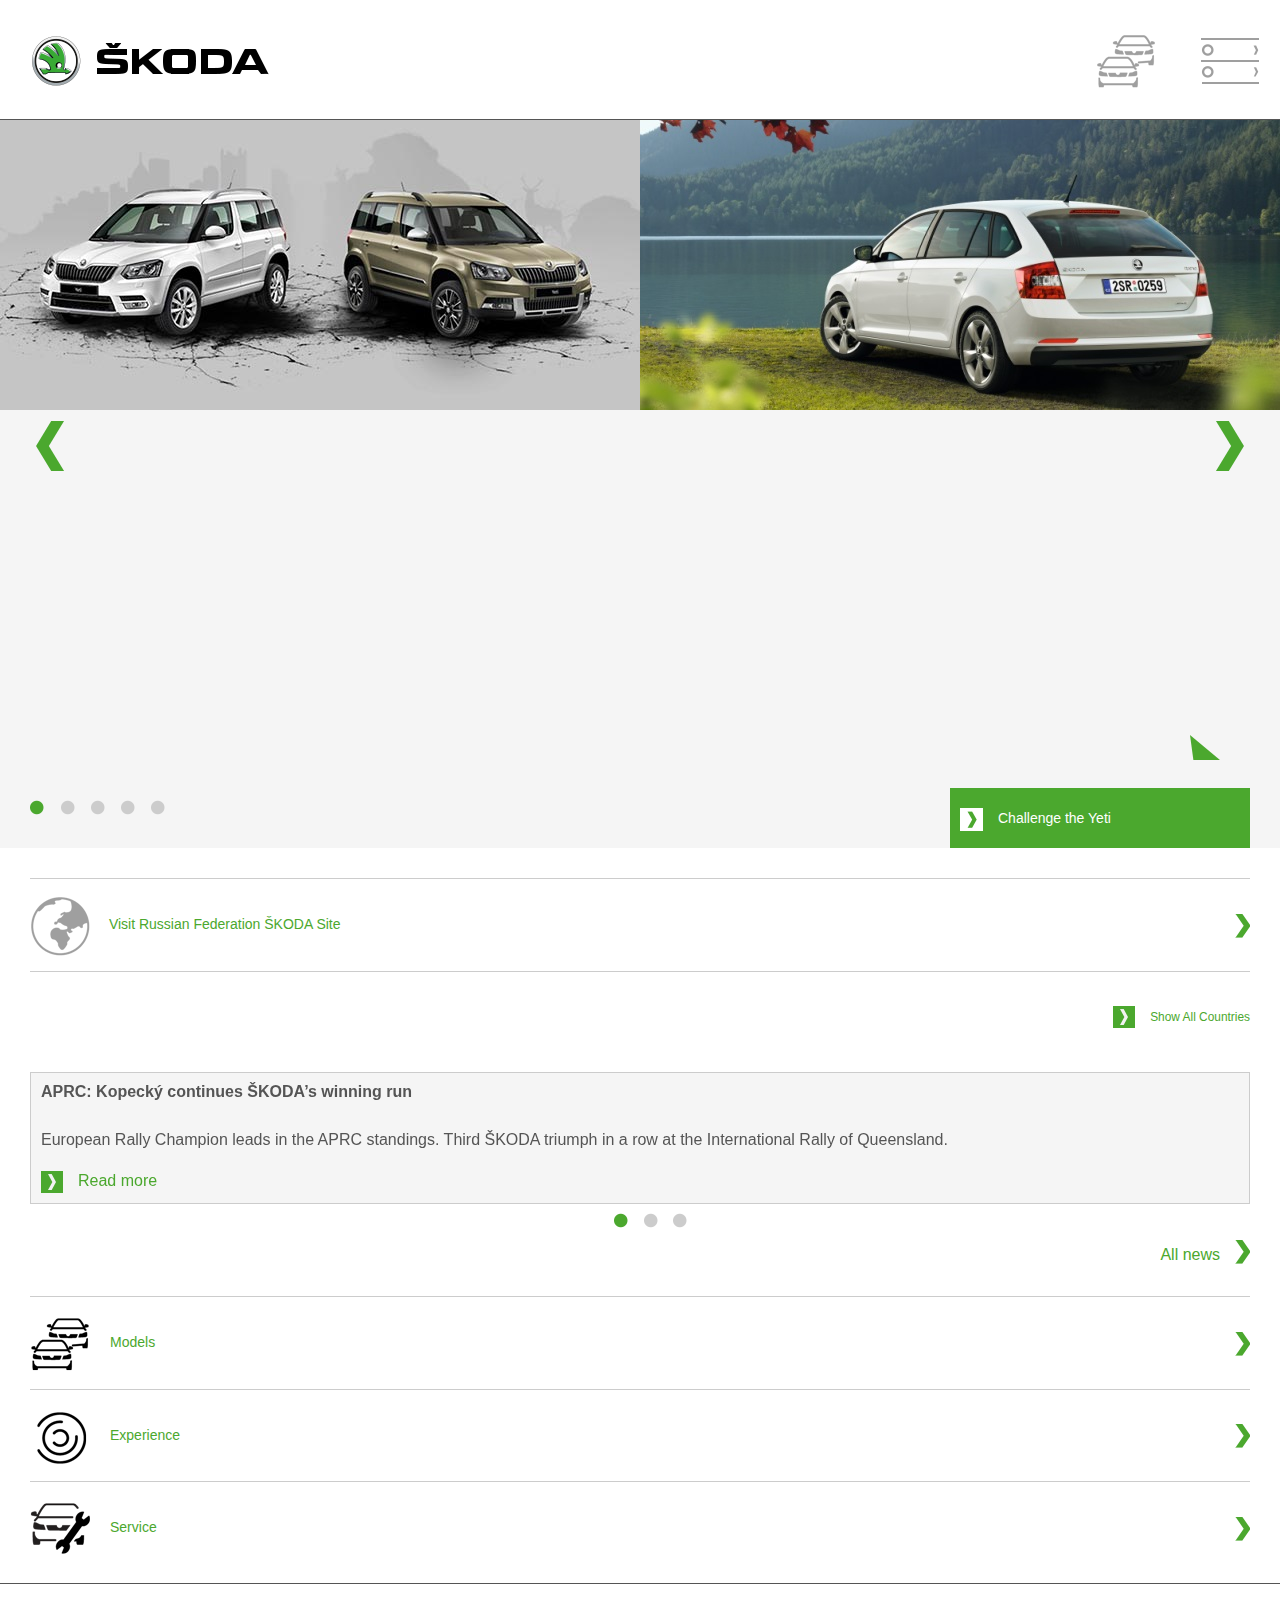
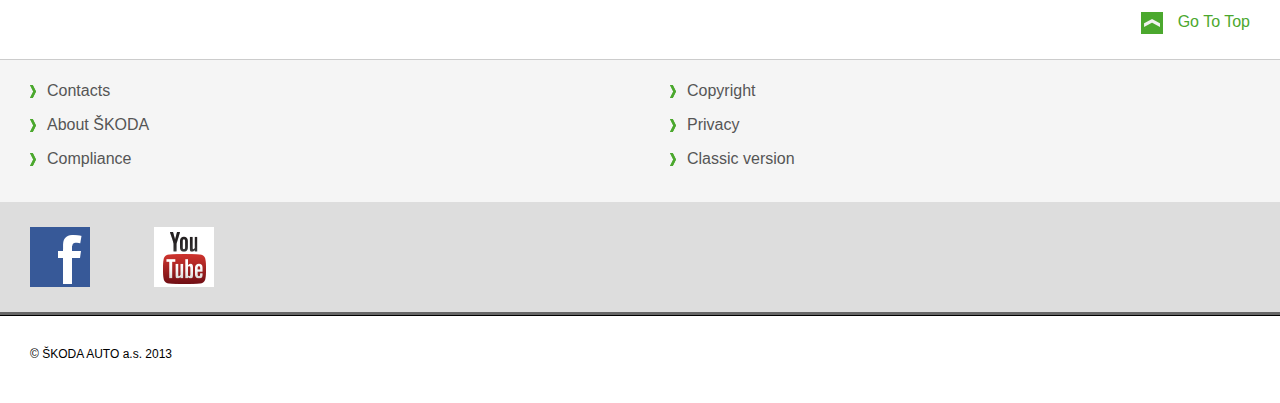
<file: public_html/index.html>
<!DOCTYPE html>
<!--[if lt IE 7]>      <html class="no-js lt-ie9 lt-ie8 lt-ie7"> <![endif]-->
<!--[if IE 7]>         <html class="no-js lt-ie9 lt-ie8"> <![endif]-->
<!--[if IE 8]>         <html class="no-js lt-ie9"> <![endif]-->
<!--[if gt IE 8]><!--> <html class="no-js"> <!--<![endif]-->
    <head>
        <meta charset="utf-8">
        <meta http-equiv="X-UA-Compatible" content="IE=edge,chrome=1">
        <title></title>
        <meta name="description" content="">
        <meta name="viewport" content="width=device-width, initial-scale=1 , user-scalable=no">

        <link rel="stylesheet" href="css/bootstrap.min.css">

        <link rel="stylesheet" href="css/bootstrap-theme.min.css">
        <link rel="stylesheet" href="css/main.css">
        <link rel="stylesheet" href="css/slider.css">

        <script src="js/vendor/modernizr-2.6.2-respond-1.1.0.min.js"></script>
    </head>
    <body>
        <!--[if lt IE 7]>
            <p class="browsehappy">You are using an <strong>outdated</strong> browser. Please <a href="http://browsehappy.com/">upgrade your browser</a> to improve your experience.</p>
        <![endif]-->
		<div id="top"></div>
        <div class="wrapper">
            <header>
                <div class="container-fluid">
                    <div class="row">
                        <div class="col-xs-6">
                            <a href="index.html" class="logo">
                                <img src="img/logo.png" alt="skoda">
                            </a>
                        </div>
                        <div class="col-xs-6">
                            <ul class="hMenu">
                                <li class="list-cars">
                                    <a href="javascript:void(0)" class="btn-list-cars dropdown-toggle" data-toggle="dropdown"> <span></span></a>
                                    <div class="dropdown-list dropdown-menu" role="menu">
                                        <div class="subClose"><span>close&nbsp;<strong>X</strong></span></div>
                                        <ul class="scrollable">
                                            <li><a href="#"><img src="img/models/citigo.png" alt="citigo"> <span class="title">Citigo</span> <span class="arrow"></span></a></li>
                                            <li><a href="#"><img src="img/models/fabia.png" alt="fabia"> <span class="title">Fabia</span> <span class="arrow"></span></a></li>
                                            <li><a href="#"><img src="img/models/roomster.png" alt="roomster"> <span class="title">Roomster</span> <span class="arrow"></span></a></li>
                                            <li><a href="#"><img src="img/models/rapid.png" alt="rapid"> <span class="title">Rapid</span> <span class="arrow"></span></a></li>
                                            <li><a href="#"><img src="img/models/octavia.png" alt="octavia"> <span class="title">Octavia</span> <span class="arrow"></span></a></li>
                                            <li><a href="#"><img src="img/models/yeti.png" alt="yeti"> <span class="title">New Yeti</span> <span class="arrow"></span></a></li>
                                            <li><a href="#"><img src="img/models/superb.png" alt="superb"> <span class="title">Superb</span> <span class="arrow"></span></a></li>
                                            <li><a href="#"><img src="img/models/praktik.png" alt="praktik"> <span class="title">Praktik</span> <span class="arrow"></span></a></li>
                                        </ul>
                                    </div>
                                </li>
                                <li class="list-menu">
                                    <a href="javascript:void(0)" class="btn-list-menu dropdown-toggle" data-toggle="dropdown"> <span></span></a>
                                    <div class="dropdown-list dropdown-menu" role="menu">
                                        <div class="subClose"><span>close&nbsp;<strong>X</strong></span></div>
                                        <ul class="scrollable">
                                            <li><a href="#"><span class="title">Experience</span> <span class="arrow"></span></a></li>
                                            <li><a href="#"><span class="title">Service</span> <span class="arrow"></span></a></li>
                                            <li><a href="#"><span class="title">Innavation and safety</span> <span class="arrow"></span></a></li>
                                            <li><a href="#"><span class="title">Concept Cars</span> <span class="arrow"></span></a></li>
                                            <li><a href="#"><span class="title">Environment</span> <span class="arrow"></span></a></li>
                                            <li><a href="#"><span class="title">Motorshows</span> <span class="arrow"></span></a></li>
                                            <li><a href="#"><span class="title">Events</span> <span class="arrow"></span></a></li>
                                            <li><a href="#"><span class="title">Sponsorship</span> <span class="arrow"></span></a></li>
                                            <li><a href="#"><span class="title">Mobile Apps</span> <span class="arrow"></span></a></li>
                                            <li><a href="#"><span class="title">About ŠKODA</span> <span class="arrow"></span></a></li>
                                            <li><a href="#"><span class="title">Career</span> <span class="arrow"></span></a></li>
                                        </ul>
                                    </div>
                                </li>
                            </ul>
                        </div>
                    </div>
                </div>
            </header>
            <div class="content">
                <div class="container-fluid">
                    <div class="row">
						<div>
							<div class = 'container'>
								<div class = 'skodaSlider'>
									<div class = 'slider'>
										<div class = 'item'>
											<img src="img/slider/yeti.jpg" />
										</div>
										<div class = 'item'>
											<img src="img/slider/rapid.jpg" />
										</div>
										<div class = 'item'>
											<img src="img/slider/yeti-out.jpg" />
										</div>
										<div class = 'item'>
											<img src="img/slider/octavia.jpg" />
										</div>
										<div class = 'item'>
											<img src="img/slider/geneva.jpg" />
										</div>
									</div>
									<span class="topArrow"></span>
									<div class = 'slideLeft'><span></span></div>
									<div class = 'slideRight'><span></span></div>
								</div>
								<div class = 'selectorsBlock'>
									<div class = 'selectors'>
										<div class = 'item first selected'></div>
										<div class = 'item'></div>
										<div class = 'item'></div>
										<div class = 'item'></div>
										<div class = 'item'></div>
									</div>
								</div>
								<div class = "linkToSlide">
									<div class="slider">
										<div class="item">
											<a title="Challenge the Yeti" href="#"><span></span>Challenge the Yeti</a>
										</div>
										<div class="item">
											<a title="ŠKODA VisionC" href="#"><span></span>ŠKODA VisionC</a>
										</div>
										<div class="item">
											<a title="ŠKODA Rapid Spaceback" href="#"><span></span>ŠKODA Rapid Spaceback</a>
										</div>
										<div class="item">
											<a title="The New ŠKODA Yeti Outdoor" href="#"><span></span>The New ŠKODA Yeti Outdoor</a>
										</div>
										<div class="item">
											<a title="The New ŠKODA Octavia RS" href="#"><span></span>The New ŠKODA Octavia RS</a>
										</div>
									</div>										
								</div>
							</div>
						</div>
						<div class="col-xs-12 visit">
							<ul>
								<li>
									<a href="#"><span class="iconGlobe"></span> Visit Russian Federation ŠKODA Site <span class="arrow"></span></a>
								</li>
								<li class="liSmall">
									<a href="#"><span class="arrow"></span>Show All Countries</a>
								</li>
							</ul>
							<div class = 'containerNews'>
								<div class = 'newsSlider'>
										<div class = 'item'>
											<h4>APRC: Kopecký continues ŠKODA’s winning run</h4>
											<p>​European Rally Champion leads in the APRC standings. Third ŠKODA triumph in a row at the International Rally of Queensland.</p>
											<a href="#"><span></span>Read more</a>
										</div>
										<div class = 'item'>
											<h4>Ypres Rally: ŠKODA claims fifth win in a row </h4>
											<p>​​Record winner Freddy Loix triumphs for ŠKODA at the Belgian asphalt classic.</p>
											<a href="#"><span></span>Read more</a>
										</div>
										<div class = 'item'>
											<h4>Kopecký on promotional tour in Australia</h4>
											<p>​Czech rally expertise on Australian roads. Rally success helps ŠKODA on the Australian market.</p>
											<a href="#"><span></span>Read more</a>
										</div>
								</div>
							</div>
							<div class="linkAllNews">
								<a href="#">All news<span class="arrow"></span></a>
							</div>
							<ul>
								<li>
									<a href="#">
										<span class="icon models"></span>Models<span class="arrow"></span>
									</a>
								</li>
								<li>
									<a href="#">
										<span class="icon experience"></span>Experience<span class="arrow"></span>
									</a>
								</li>
								<li>
									<a href="#">
										<span class="icon service"></span>Service<span class="arrow"></span>
									</a>
								</li>
							</ul>
						</div>
						<div class="bToGo"><a href="#top"><span></span>Go To Top</a></div>
						<footer>
							<div class="row-fluid clearfix">
								<div class="col-xs-6">
									<ul>
										<li><a href="#"><span></span>Contacts</a></li>
										<li><a href="#"><span></span>About ŠKODA</a></li>
										<li><a href="#"><span></span>Compliance</a></li>
									</ul>
								</div>
								<div class="col-xs-6">
									<ul>
										<li><a href="#"><span></span>Copyright</a></li>
										<li><a href="#"><span></span>Privacy</a></li>
										<li><a href="#"><span></span>Classic version</a></li>
									</ul>
								</div>
							</div>
							<div class="row-fluid clearfix social-block">
								<div class="row">
									<div class="col-xs-12">
										<a href="http://www.facebook.com/skoda" class="social facebook"></a>
										<a href="http://www.youtube.com/user/skoda?sub_confirmation=1" class="social youtube"></a>
									</div>
								</div>
							</div>
							<div class="row-fluid clearfix copyr">
								<div class="col-xs-12">
									<p>&copy; ŠKODA AUTO a.s. 2013</p>
								</div>
							</div>
						</footer>
                    </div>
                </div>
            </div>
        </div>

        <!-- /container -->
        <script src="//ajax.googleapis.com/ajax/libs/jquery/1.11.0/jquery.js"></script>
        <script>window.jQuery || document.write('<script src="js/vendor/jquery-1.11.0.js"><\/script>')</script>

        <script src="js/vendor/bootstrap.min.js"></script>
        <script src="js/jquery.iosslider.js"></script>
        <script src="js/jquery.bxslider.js" type="text/javascript"></script>

        <script src="js/main.js"></script>
    </body>
</html>
</file>
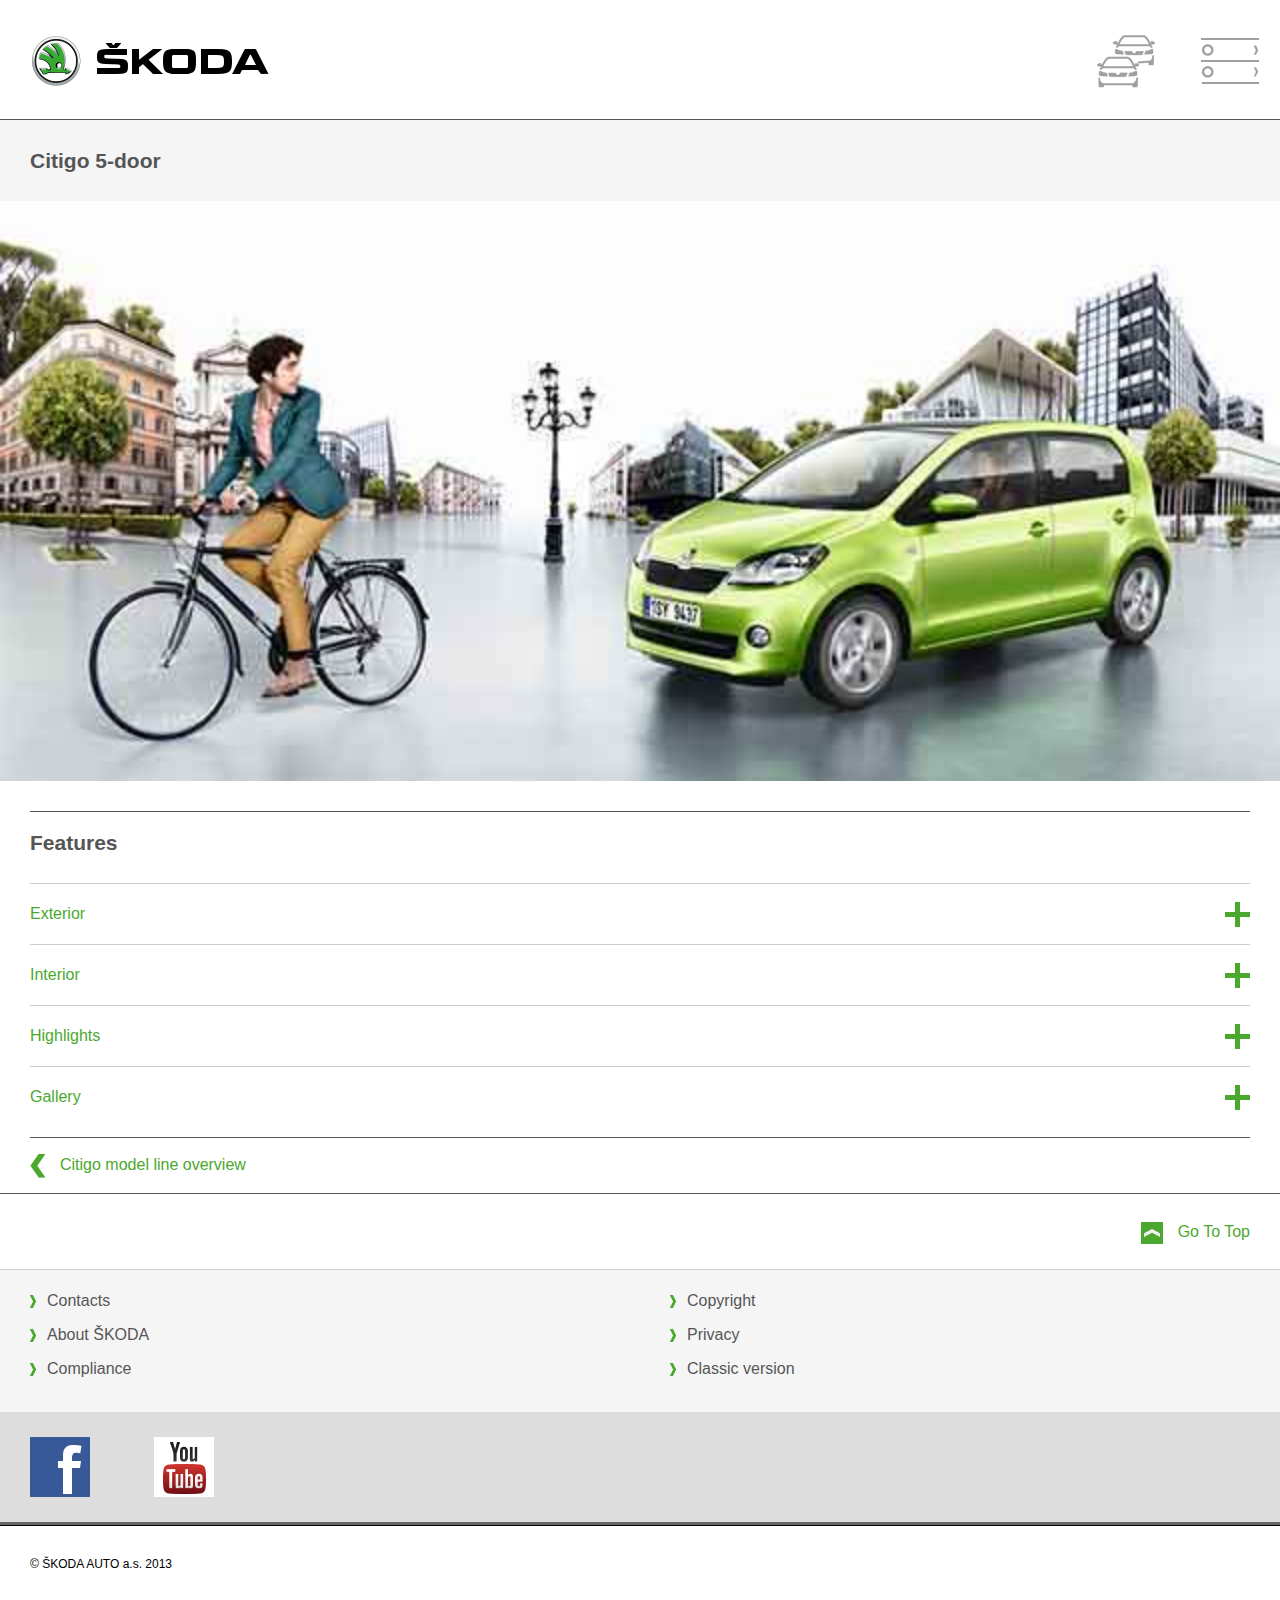
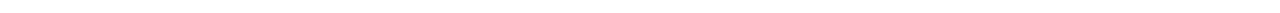
<file: public_html/change.html>
<!DOCTYPE html>
<!--[if lt IE 7]>      <html class="no-js lt-ie9 lt-ie8 lt-ie7"> <![endif]-->
<!--[if IE 7]>         <html class="no-js lt-ie9 lt-ie8"> <![endif]-->
<!--[if IE 8]>         <html class="no-js lt-ie9"> <![endif]-->
<!--[if gt IE 8]><!--> <html class="no-js"> <!--<![endif]-->
    <head>
        <meta charset="utf-8">
        <meta http-equiv="X-UA-Compatible" content="IE=edge,chrome=1">
        <title></title>
        <meta name="description" content="">
        <meta name="viewport" content="width=device-width, initial-scale=1 , user-scalable=no">

        <link rel="stylesheet" href="css/bootstrap.min.css">

        <link rel="stylesheet" href="css/bootstrap-theme.min.css">
        <link rel="stylesheet" href="css/main.css">
        <link rel="stylesheet" href="css/slider.css">


        <script src="js/vendor/modernizr-2.6.2-respond-1.1.0.min.js"></script>
    </head>
    <body>
        <!--[if lt IE 7]>
            <p class="browsehappy">You are using an <strong>outdated</strong> browser. Please <a href="http://browsehappy.com/">upgrade your browser</a> to improve your experience.</p>
        <![endif]-->
        <div id="top"></div>
        <div class="wrapper">
            <header>
                <div class="container-fluid">
                    <div class="row">
                        <div class="col-xs-6">
                            <a href="index.html" class="logo">
                                <img src="img/logo.png" alt="skoda">
                            </a>
                        </div>
                        <div class="col-xs-6">
                            <ul class="hMenu">
                                <li class="list-cars">
                                    <a href="javascript:void(0)" class="btn-list-cars dropdown-toggle" data-toggle="dropdown"> <span></span></a>
                                    <div class="dropdown-list dropdown-menu" role="menu">
                                        <div class="subClose"><span>close&nbsp;<strong>X</strong></span></div>
                                        <ul>
                                            <li><a href="#"><img src="img/models/citigo.png" alt="citigo"> <span class="title">Citigo</span> <span class="arrow"></span></a></li>
                                            <li><a href="#"><img src="img/models/fabia.png" alt="fabia"> <span class="title">Fabia</span> <span class="arrow"></span></a></li>
                                            <li><a href="#"><img src="img/models/roomster.png" alt="roomster"> <span class="title">Roomster</span> <span class="arrow"></span></a></li>
                                            <li><a href="#"><img src="img/models/rapid.png" alt="rapid"> <span class="title">Rapid</span> <span class="arrow"></span></a></li>
                                            <li><a href="#"><img src="img/models/octavia.png" alt="octavia"> <span class="title">Octavia</span> <span class="arrow"></span></a></li>
                                            <li><a href="#"><img src="img/models/yeti.png" alt="yeti"> <span class="title">New Yeti</span> <span class="arrow"></span></a></li>
                                            <li><a href="#"><img src="img/models/superb.png" alt="superb"> <span class="title">Superb</span> <span class="arrow"></span></a></li>
                                            <li><a href="#"><img src="img/models/praktik.png" alt="praktik"> <span class="title">Praktik</span> <span class="arrow"></span></a></li>
                                        </ul>
                                    </div>
                                </li>
                                <li class="list-menu">
                                    <a href="javascript:void(0)" class="btn-list-menu dropdown-toggle" data-toggle="dropdown"> <span></span></a>
                                    <div class="dropdown-list dropdown-menu" role="menu">
                                        <div class="subClose"><span>close&nbsp;<strong>X</strong></span></div>
                                        <ul>
                                            <li><a href="#"><span class="title">Experience</span> <span class="arrow"></span></a></li>
                                            <li><a href="#"><span class="title">Service</span> <span class="arrow"></span></a></li>
                                            <li><a href="#"><span class="title">Innavation and safety</span> <span class="arrow"></span></a></li>
                                            <li><a href="#"><span class="title">Concept Cars</span> <span class="arrow"></span></a></li>
                                            <li><a href="#"><span class="title">Environment</span> <span class="arrow"></span></a></li>
                                            <li><a href="#"><span class="title">Motorshows</span> <span class="arrow"></span></a></li>
                                            <li><a href="#"><span class="title">Events</span> <span class="arrow"></span></a></li>
                                            <li><a href="#"><span class="title">Sponsorship</span> <span class="arrow"></span></a></li>
                                            <li><a href="#"><span class="title">Mobile Apps</span> <span class="arrow"></span></a></li>
                                            <li><a href="#"><span class="title">About ŠKODA</span> <span class="arrow"></span></a></li>
                                            <li><a href="#"><span class="title">Career</span> <span class="arrow"></span></a></li>
                                        </ul>
                                    </div>
                                </li>
                            </ul>
                        </div>
                    </div>
                </div>
            </header>
            <div class="content">
                <div class="container-fluid">
                    <div class="row">
                        <div class="main-view">
                            <h1>Citigo 5-door</h1>
                            <img src="img/citigo_2.jpg" alt="Citigo" class="banner">
                        </div>
                        <div class="col-xs-12 visit">
                            <div class="main-view model-detail-side">
                                <h2>Features</h2>
                                <ul class="model-details">
                                    <li>
                                        <a href="javascript:void(0)" class="changeCollapse">Exterior<span class="open"></span></a>
                                        <div class="collapse" id="sliderColor">
                                            <div id="slider2">
                                                <img src="img/models/citigo/exterior/green.jpg" alt="" id="imageSlide">
                                            </div>
                                            <ul id="slider3-pager" class="modelColorSlider">
                                                <li><a href="javascript:void(0)" class="green" data-img="img/models/citigo/exterior/green.jpg"></a></li>
                                                <li><a href="javascript:void(0)" class="black" data-img="img/models/citigo/exterior/black.jpg"></a></li>
                                                <li><a href="javascript:void(0)" class="yellow" data-img="img/models/citigo/exterior/yellow.jpg"></a></li>
                                                <li><a href="javascript:void(0)" class="red" data-img="img/models/citigo/exterior/red.jpg"></a></li>
                                                <li><a href="javascript:void(0)" class="arg" data-img="img/models/citigo/exterior/arg.jpg"></a></li>
                                                <li><a href="javascript:void(0)" class="white" data-img="img/models/citigo/exterior/white.jpg"></a></li>
                                            </ul>
                                            <div class="outside">
                                                <div id="slider-prev-top" class="callbacks_nav"></div>
                                                <div id="slider-next-top" class="callbacks_nav next"></div>
                                            </div>
                                            <a title="" class="hide-collapse" href="javascript:void(0)"><span></span>Hide&nbsp;Exterior</a>
                                        </div>
                                    </li>
                                    <li>
                                        <a href="javascript:void(0)" class="changeCollapse">Interior<span class="open"></span></a>
                                        <div class="collapse">
                                            <ul class="model-list-open">
                                                <li>
                                                    <a href="#">
                                                        <img src="img/models/citigo/interior/active.jpg" alt=""/>
                                                        <span class="text">                                                    
                                                            <span class="title">Active</span>
                                                        </span>
                                                        <span class="arrow"></span>
                                                    </a>
                                                </li>
                                                <li>
                                                    <a href="#">
                                                        <img src="img/models/citigo/interior/ambition.jpg" alt=""/>
                                                        <span class="text">
                                                            <span class="title">Ambition</span>

                                                        </span>
                                                        <span class="arrow"></span>
                                                    </a>
                                                </li>
                                                <li>
                                                    <a href="#">
                                                        <img src="img/models/citigo/interior/elegance.jpg" alt=""/>
                                                        <span class="text">
                                                            <span class="title">Elegance</span>

                                                        </span>
                                                        <span class="arrow"></span>
                                                    </a>
                                                </li>
                                            </ul>
                                            <a title="" class="hide-collapse" href="javascript:void(0)"><span></span>Hide&nbsp;Interior</a>
                                        </div>
                                    </li>
                                    <li>
                                        <a href="javascript:void(0)" class="changeCollapse">Highlights<span class="open"></span></a>
                                        <div class="collapse">
                                            <ul class="model-list-open highlights">
                                                <li>
                                                    <a href="#">
                                                        <img src="img/models/citigo/citigo-e01-design.jpg" alt=""/>
                                                        <span class="text">                                                    
                                                            <span class="title">Design ŠKODA Citigo </span>
                                                        </span>
                                                        <span class="arrow"></span>
                                                    </a>
                                                </li>
                                                <li>
                                                    <a href="#">
                                                        <img src="img/models/citigo/citigo-e07-citigo.jpg" alt=""/>
                                                        <span class="text">
                                                            <span class="title">ŠKODA Citigo engines Manual and Automated transmission</span>

                                                        </span>
                                                        <span class="arrow"></span>
                                                    </a>
                                                </li>
                                                <li>
                                                    <a href="#">
                                                        <img src="img/models/citigo/citigo-e08-panoramic.jpg" alt=""/>
                                                        <span class="text">
                                                            <span class="title">ŠKODA Citigo panoramic sunroof</span>

                                                        </span>
                                                        <span class="arrow"></span>
                                                    </a>
                                                </li>
                                                <li>
                                                    <a href="#">
                                                        <img src="img/models/citigo/citigo-i06-pid-move-fun.jpg" alt=""/>
                                                        <span class="text">
                                                            <span class="title">Citigo practical and entertaining PID</span>

                                                        </span>
                                                        <span class="arrow"></span>
                                                    </a>
                                                </li>
                                                <li>
                                                    <a href="#">
                                                        <img src="img/models/citigo/citigo-i03-safe-drive.jpg" alt=""/>
                                                        <span class="text">
                                                            <span class="title">City Safe Driving in the ŠKODA Citigo</span>

                                                        </span>
                                                        <span class="arrow"></span>
                                                    </a>
                                                </li>
                                                <li>
                                                    <a href="#">
                                                        <img src="img/models/citigo/citigo-i04-easy-entry.jpg" alt=""/>
                                                        <span class="text">
                                                            <span class="title">Getting in, getting out of the ŠKODA Citigo - easy</span>

                                                        </span>
                                                        <span class="arrow"></span>
                                                    </a>
                                                </li>
                                            </ul>
                                            <a title="" class="hide-collapse" href="javascript:void(0)"><span></span>Hide&nbsp;Highlights</a>
                                        </div>
                                    </li>
                                    <li>
                                        <a href="javascript:void(0)" class="changeCollapse">Gallery<span class="open"></span></a>
                                        <div class="collapse">
                                            <div class="galleryBlock">
                                                <ul>
                                                    <li>
                                                        <a href="javascript:slideModal(0);"><img src="img/gallery/citigo/citigo-01.jpg" alt="citigo"></a>
                                                    </li>
                                                    <li>
                                                        <a href="javascript:slideModal(1);"><img src="img/gallery/citigo/citigo-02.jpg" alt="citigo"></a>
                                                    </li>
                                                    <li>
                                                        <a href="javascript:slideModal(2);"><img src="img/gallery/citigo/citigo-03.jpg" alt="citigo"></a>
                                                    </li>
                                                </ul>
                                            </div>
                                            <a title="" href="#" class="link">Image gallery<span class="arrow"></span></a>
                                            <a title="" class="hide-collapse" href="javascript:void(0)"><span></span>Hide&nbsp;Gallery</a>
                                        </div>
                                    </li>
                                </ul>
                                <div class="modelpageLink">
                                    <a href="#" class="prev"><span class="arrow prev"></span>Citigo model line overview</a>
                                </div>
                            </div>
                            <div class="clearfix"></div>
                        </div>
                        <div class="bToGo"><a href="#top"><span></span>Go To Top</a></div>
                        <footer>
                            <div class="row-fluid clearfix">
                                <div class="col-xs-6">
                                    <ul>
                                        <li><a href="#"><span></span>Contacts</a></li>
                                        <li><a href="#"><span></span>About ŠKODA</a></li>
                                        <li><a href="#"><span></span>Compliance</a></li>
                                    </ul>
                                </div>
                                <div class="col-xs-6">
                                    <ul>
                                        <li><a href="#"><span></span>Copyright</a></li>
                                        <li><a href="#"><span></span>Privacy</a></li>
                                        <li><a href="#"><span></span>Classic version</a></li>
                                    </ul>
                                </div>
                            </div>
                            <div class="row-fluid clearfix social-block">
                                <div class="row">
                                    <div class="col-xs-12">
                                        <a href="http://www.facebook.com/skoda" class="social facebook"></a>
                                        <a href="http://www.youtube.com/user/skoda?sub_confirmation=1" class="social youtube"></a>
                                    </div>
                                </div>
                            </div>
                            <div class="row-fluid clearfix copyr">
                                <div class="col-xs-12">
                                    <p>&copy; ŠKODA AUTO a.s. 2013</p>
                                </div>
                            </div>
                        </footer>
                    </div>
                </div>
            </div>
        </div>
        <div class="modal skodaModal" id="sliderModal">
            <div class="sliderModal">
                <a id="closeButton" data-dismiss="modal" aria-hidden="true"><span></span></a>
                <ul class="bxslider">
                    <li data-dismiss="modal" aria-hidden="true"><img src="img/gallery/citigo/citigo-01.jpg" alt="citigo"><span></span></li>
                    <li data-dismiss="modal" aria-hidden="true"><img src="img/gallery/citigo/citigo-02.jpg" alt="citigo"><span></span></li>
                    <li data-dismiss="modal" aria-hidden="true"><img src="img/gallery/citigo/citigo-03.jpg" alt="citigo"><span></span></li>
                    <li data-dismiss="modal" aria-hidden="true"><img src="img/gallery/citigo/citigo-04.jpg" alt="citigo"><span></span></li>
                    <li data-dismiss="modal" aria-hidden="true"><img src="img/gallery/citigo/citigo-05.jpg" alt="citigo"><span></span></li>
                    <li data-dismiss="modal" aria-hidden="true"><img src="img/gallery/citigo/citigo-06.jpg" alt="citigo"><span></span></li>
                    <li data-dismiss="modal" aria-hidden="true"><img src="img/gallery/citigo/citigo-07.jpg" alt="citigo"><span></span></li>
                    <li data-dismiss="modal" aria-hidden="true"><img src="img/gallery/citigo/citigo-08.jpg" alt="citigo"><span></span></li>
                </ul>
                <div class="outside">
                    <div id="slider-prev" class="callbacks_nav"></div>
                    <div id="slider-next" class="callbacks_nav next"></div>
                </div>
            </div><!-- /.modal-content -->
        </div>
        <!-- /container -->
        <script src="//ajax.googleapis.com/ajax/libs/jquery/1.11.0/jquery.js"></script>
        <script>window.jQuery || document.write('<script src="js/vendor/jquery-1.11.0.js"><\/script>')</script>

        <script src="js/vendor/bootstrap.min.js"></script>
        <script src="js/jquery.iosslider.js" type="text/javascript"></script>
        <script src="js/jquery.bxslider.js"></script>

        <script src="js/main.js"></script>
    </body>
</html>
</file>
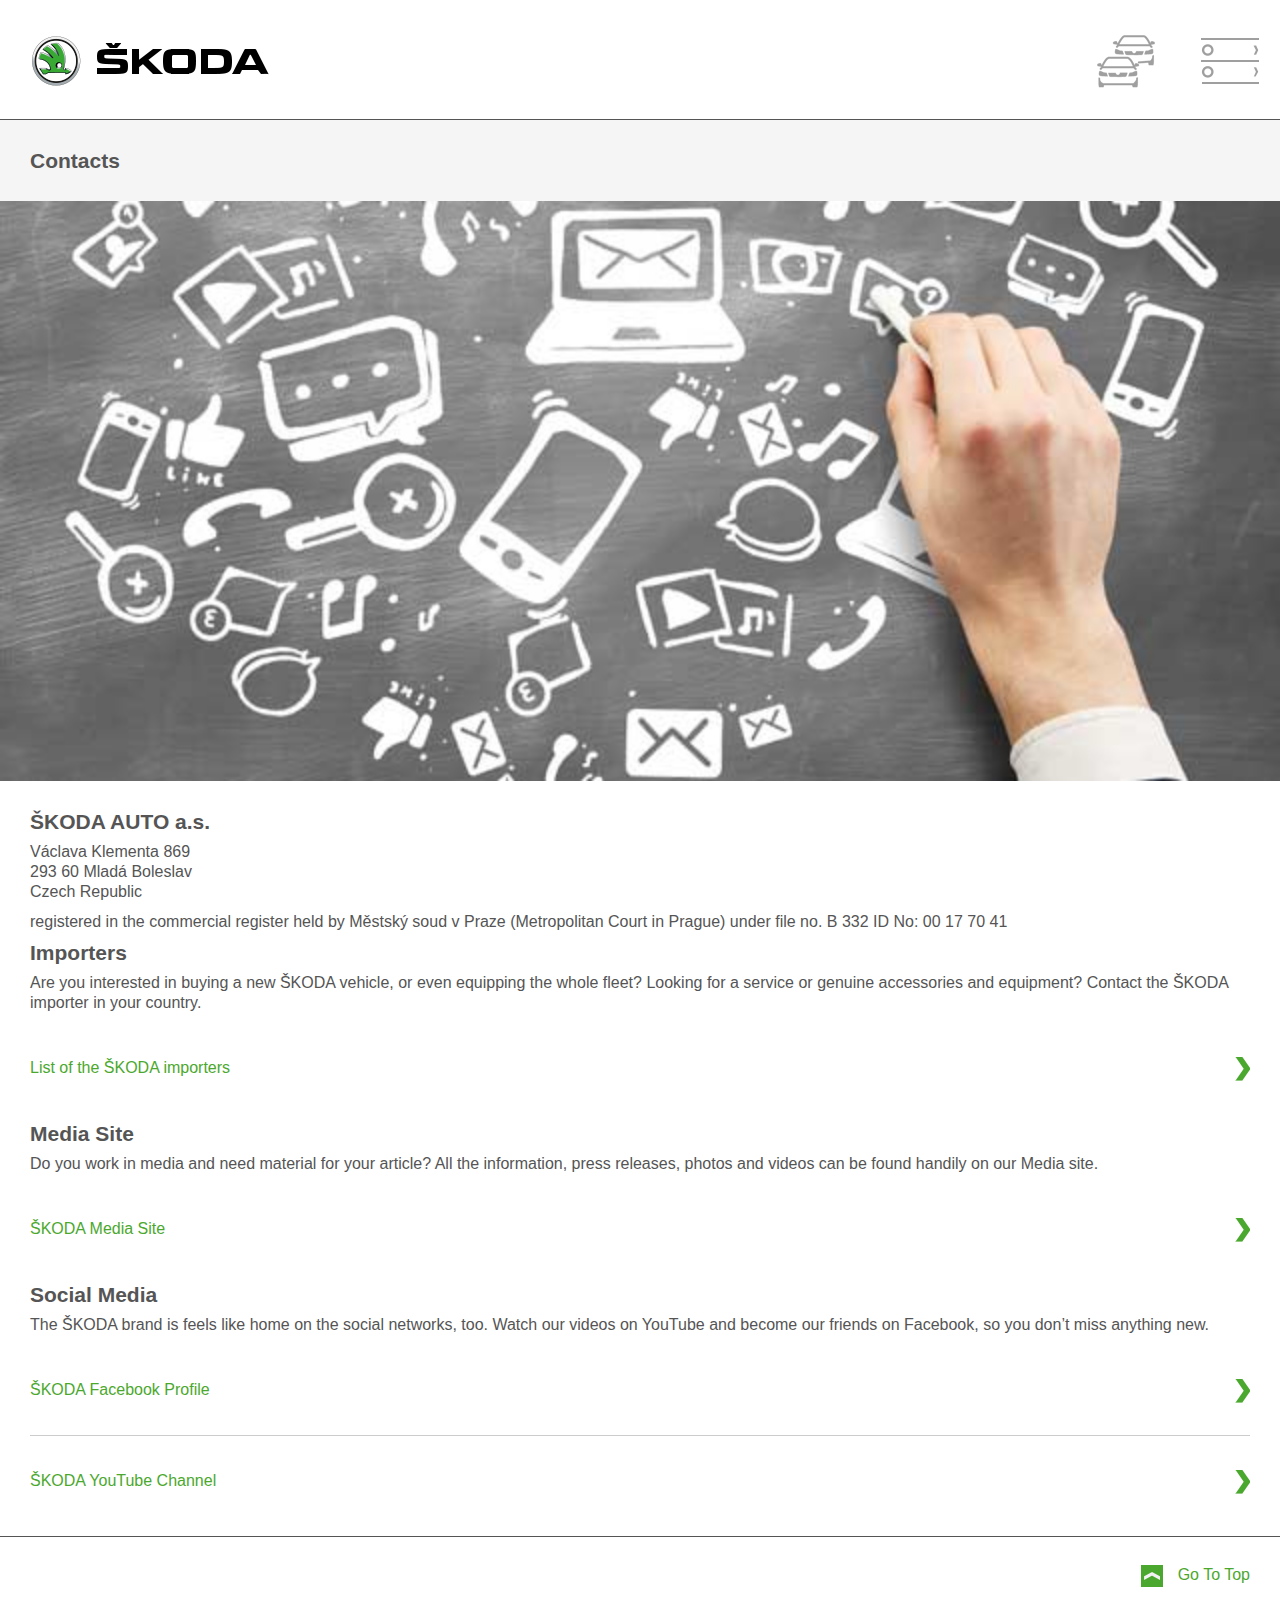
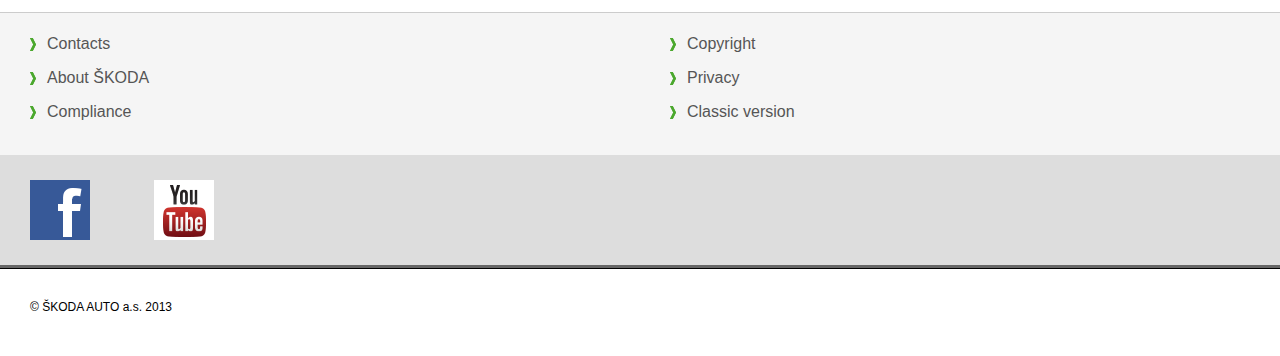
<file: public_html/contact.html>
<!DOCTYPE html>
<!--[if lt IE 7]>      <html class="no-js lt-ie9 lt-ie8 lt-ie7"> <![endif]-->
<!--[if IE 7]>         <html class="no-js lt-ie9 lt-ie8"> <![endif]-->
<!--[if IE 8]>         <html class="no-js lt-ie9"> <![endif]-->
<!--[if gt IE 8]><!--> <html class="no-js"> <!--<![endif]-->
    <head>
        <meta charset="utf-8">
        <meta http-equiv="X-UA-Compatible" content="IE=edge,chrome=1">
        <title></title>
        <meta name="description" content="">
        <meta name="viewport" content="width=device-width, initial-scale=1 , user-scalable=no">

        <link rel="stylesheet" href="css/bootstrap.min.css">

        <link rel="stylesheet" href="css/bootstrap-theme.min.css">
        <link rel="stylesheet" href="css/main.css">
        <link rel="stylesheet" href="css/slider.css">

        <script src="js/vendor/modernizr-2.6.2-respond-1.1.0.min.js"></script>
    </head>
    <body>
        <!--[if lt IE 7]>
            <p class="browsehappy">You are using an <strong>outdated</strong> browser. Please <a href="http://browsehappy.com/">upgrade your browser</a> to improve your experience.</p>
        <![endif]-->
		<div id="top"></div>
        <div class="wrapper">
            <header>
                <div class="container-fluid">
                    <div class="row">
                        <div class="col-xs-6">
                            <a href="index.html" class="logo">
                                <img src="img/logo.png" alt="skoda">
                            </a>
                        </div>
                        <div class="col-xs-6">
                            <ul class="hMenu">
                                <li class="list-cars">
                                    <a href="javascript:void(0)" class="btn-list-cars dropdown-toggle" data-toggle="dropdown"> <span></span></a>
                                    <div class="dropdown-list dropdown-menu" role="menu">
                                        <div class="subClose"><span>close&nbsp;<strong>X</strong></span></div>
                                        <ul>
                                            <li><a href="#"><img src="img/models/citigo.png" alt="citigo"> <span class="title">Citigo</span> <span class="arrow"></span></a></li>
                                            <li><a href="#"><img src="img/models/fabia.png" alt="fabia"> <span class="title">Fabia</span> <span class="arrow"></span></a></li>
                                            <li><a href="#"><img src="img/models/roomster.png" alt="roomster"> <span class="title">Roomster</span> <span class="arrow"></span></a></li>
                                            <li><a href="#"><img src="img/models/rapid.png" alt="rapid"> <span class="title">Rapid</span> <span class="arrow"></span></a></li>
                                            <li><a href="#"><img src="img/models/octavia.png" alt="octavia"> <span class="title">Octavia</span> <span class="arrow"></span></a></li>
                                            <li><a href="#"><img src="img/models/yeti.png" alt="yeti"> <span class="title">New Yeti</span> <span class="arrow"></span></a></li>
                                            <li><a href="#"><img src="img/models/superb.png" alt="superb"> <span class="title">Superb</span> <span class="arrow"></span></a></li>
                                            <li><a href="#"><img src="img/models/praktik.png" alt="praktik"> <span class="title">Praktik</span> <span class="arrow"></span></a></li>
                                        </ul>
                                    </div>
                                </li>
                                <li class="list-menu">
                                    <a href="javascript:void(0)" class="btn-list-menu dropdown-toggle" data-toggle="dropdown"> <span></span></a>
                                    <div class="dropdown-list dropdown-menu" role="menu">
                                        <div class="subClose"><span>close&nbsp;<strong>X</strong></span></div>
                                        <ul>
                                            <li><a href="#"><span class="title">Experience</span> <span class="arrow"></span></a></li>
                                            <li><a href="#"><span class="title">Service</span> <span class="arrow"></span></a></li>
                                            <li><a href="#"><span class="title">Innavation and safety</span> <span class="arrow"></span></a></li>
                                            <li><a href="#"><span class="title">Concept Cars</span> <span class="arrow"></span></a></li>
                                            <li><a href="#"><span class="title">Environment</span> <span class="arrow"></span></a></li>
                                            <li><a href="#"><span class="title">Motorshows</span> <span class="arrow"></span></a></li>
                                            <li><a href="#"><span class="title">Events</span> <span class="arrow"></span></a></li>
                                            <li><a href="#"><span class="title">Sponsorship</span> <span class="arrow"></span></a></li>
                                            <li><a href="#"><span class="title">Mobile Apps</span> <span class="arrow"></span></a></li>
                                            <li><a href="#"><span class="title">About ŠKODA</span> <span class="arrow"></span></a></li>
                                            <li><a href="#"><span class="title">Career</span> <span class="arrow"></span></a></li>
                                        </ul>
                                    </div>
                                </li>
                            </ul>
                        </div>
                    </div>
                </div>
            </header>
            <div class="content">
                <div class="container-fluid">
                    <div class="row">
						<div class="main-view">
							<h1>Contacts</h1>
							<img src="img/contacts-b.jpg" alt="Contact" class="banner">
						</div>
						<div class="col-xs-12 visit">
							<div class="main-view">
								<h2>ŠKODA AUTO a.s.</h2>
								<p>Václava Klementa 869<br>
									293 60 Mladá Boleslav<br>
									Czech Republic
								</p>
								<p>registered in the commercial register held by Městský soud v Praze (Metropolitan Court in Prague) under file no. B 332
									ID No: 00 17 70 41</p>
								<h2>Importers</h2>
								<p>Are you interested in buying a new ŠKODA vehicle, or even equipping the whole fleet? Looking for a service or genuine accessories and equipment? Contact the ŠKODA importer in your country.</p>
								<ul class="fastMenu">
									<li>
										<a href="#">List of the ŠKODA importers<span class="arrow"></span></a>
									</li>
								</ul>
								<h2>Media Site</h2>
								<p>​Do you work in media and need material for your article? All the information, press releases, photos and videos can be found handily on our Media site.</p>
								<ul class="fastMenu">
									<li>
										<a href="#">ŠKODA Media Site<span class="arrow"></span></a>
									</li>
								</ul>
								<h2>Social Media</h2>
								<p>The ŠKODA brand is feels like home on the social networks, too. Watch our videos on YouTube and become our friends on Facebook, so you don’t miss anything new.</p>
							</div>
							<div class="clearfix"></div>
							<ul class="fastMenu">
								<li>
									<a href="#">ŠKODA Facebook Profile<span class="arrow"></span></a>
								</li>
								<li>
									<a href="#">ŠKODA YouTube Channel<span class="arrow"></span></a>
								</li>
							</ul>
						</div>
						<div class="bToGo"><a href="#top"><span></span>Go To Top</a></div>
						<footer>
							<div class="row-fluid clearfix">
								<div class="col-xs-6">
									<ul>
										<li><a href="#"><span></span>Contacts</a></li>
										<li><a href="#"><span></span>About ŠKODA</a></li>
										<li><a href="#"><span></span>Compliance</a></li>
									</ul>
								</div>
								<div class="col-xs-6">
									<ul>
										<li><a href="#"><span></span>Copyright</a></li>
										<li><a href="#"><span></span>Privacy</a></li>
										<li><a href="#"><span></span>Classic version</a></li>
									</ul>
								</div>
							</div>
							<div class="row-fluid clearfix social-block">
								<div class="row">
									<div class="col-xs-12">
										<a href="http://www.facebook.com/skoda" class="social facebook"></a>
										<a href="http://www.youtube.com/user/skoda?sub_confirmation=1" class="social youtube"></a>
									</div>
								</div>
							</div>
							<div class="row-fluid clearfix copyr">
								<div class="col-xs-12">
									<p>&copy; ŠKODA AUTO a.s. 2013</p>
								</div>
							</div>
						</footer>
                    </div>
                </div>
            </div>
        </div>

        <!-- /container -->
        <script src="//ajax.googleapis.com/ajax/libs/jquery/1.11.0/jquery.js"></script>
        <script>window.jQuery || document.write('<script src="js/vendor/jquery-1.11.0.js"><\/script>')</script>

        <script src="js/vendor/bootstrap.min.js"></script>
        <script src="js/jquery.iosslider.js"></script>

        <script src="js/main.js"></script>
    </body>
</html>
</file>
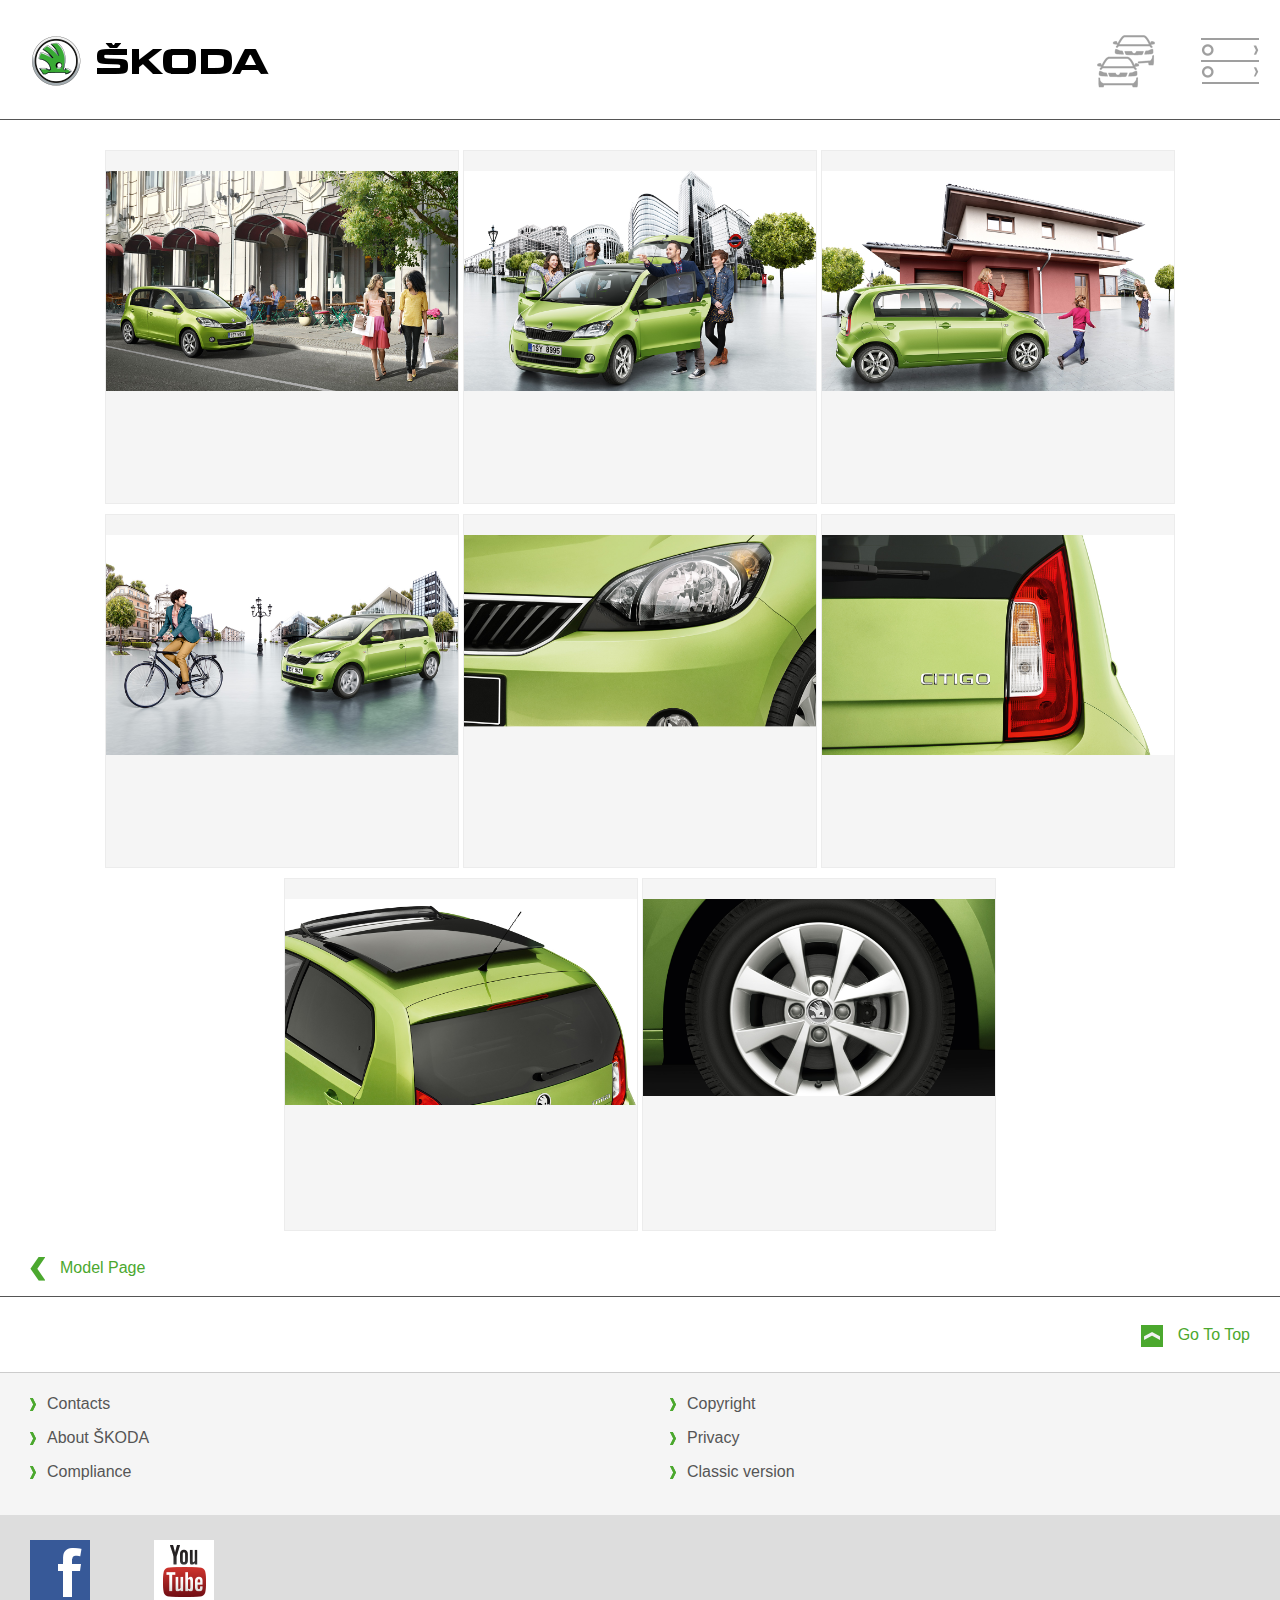
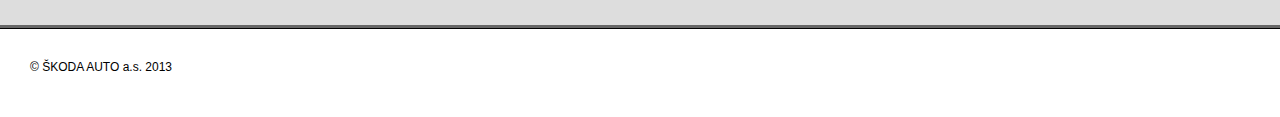
<file: public_html/gallery.html>
<!DOCTYPE html>
<!--[if lt IE 7]>      <html class="no-js lt-ie9 lt-ie8 lt-ie7"> <![endif]-->
<!--[if IE 7]>         <html class="no-js lt-ie9 lt-ie8"> <![endif]-->
<!--[if IE 8]>         <html class="no-js lt-ie9"> <![endif]-->
<!--[if gt IE 8]><!--> <html class="no-js"> <!--<![endif]-->
    <head>
        <meta charset="utf-8">
        <meta http-equiv="X-UA-Compatible" content="IE=edge,chrome=1">
        <title></title>
        <meta name="description" content="">
        <meta name="viewport" content="width=device-width, initial-scale=1 , user-scalable=no">

        <link rel="stylesheet" href="css/bootstrap.min.css">

        <link rel="stylesheet" href="css/bootstrap-theme.min.css">
        <link rel="stylesheet" href="css/main.css">
        <link rel="stylesheet" href="css/slider.css">

        <script src="js/vendor/modernizr-2.6.2-respond-1.1.0.min.js"></script>
    </head>
    <body>
        <!--[if lt IE 7]>
            <p class="browsehappy">You are using an <strong>outdated</strong> browser. Please <a href="http://browsehappy.com/">upgrade your browser</a> to improve your experience.</p>
        <![endif]-->
        <div id="top"></div>
        <div class="wrapper">
            <header>
                <div class="container-fluid">
                    <div class="row">
                        <div class="col-xs-6">
                            <a href="index.html" class="logo">
                                <img src="img/logo.png" alt="skoda">
                            </a>
                        </div>
                        <div class="col-xs-6">
                            <ul class="hMenu">
                                <li class="list-cars">
                                    <a href="javascript:void(0)" class="btn-list-cars dropdown-toggle" data-toggle="dropdown"> <span></span></a>
                                    <div class="dropdown-list dropdown-menu" role="menu">
                                        <div class="subClose"><span>close&nbsp;<strong>X</strong></span></div>
                                        <ul>
                                            <li><a href="#"><img src="img/models/citigo.png" alt="citigo"> <span class="title">Citigo</span> <span class="arrow"></span></a></li>
                                            <li><a href="#"><img src="img/models/fabia.png" alt="fabia"> <span class="title">Fabia</span> <span class="arrow"></span></a></li>
                                            <li><a href="#"><img src="img/models/roomster.png" alt="roomster"> <span class="title">Roomster</span> <span class="arrow"></span></a></li>
                                            <li><a href="#"><img src="img/models/rapid.png" alt="rapid"> <span class="title">Rapid</span> <span class="arrow"></span></a></li>
                                            <li><a href="#"><img src="img/models/octavia.png" alt="octavia"> <span class="title">Octavia</span> <span class="arrow"></span></a></li>
                                            <li><a href="#"><img src="img/models/yeti.png" alt="yeti"> <span class="title">New Yeti</span> <span class="arrow"></span></a></li>
                                            <li><a href="#"><img src="img/models/superb.png" alt="superb"> <span class="title">Superb</span> <span class="arrow"></span></a></li>
                                            <li><a href="#"><img src="img/models/praktik.png" alt="praktik"> <span class="title">Praktik</span> <span class="arrow"></span></a></li>
                                        </ul>
                                    </div>
                                </li>
                                <li class="list-menu">
                                    <a href="javascript:void(0)" class="btn-list-menu dropdown-toggle" data-toggle="dropdown"> <span></span></a>
                                    <div class="dropdown-list dropdown-menu" role="menu">
                                        <div class="subClose"><span>close&nbsp;<strong>X</strong></span></div>
                                        <ul>
                                            <li><a href="#"><span class="title">Experience</span> <span class="arrow"></span></a></li>
                                            <li><a href="#"><span class="title">Service</span> <span class="arrow"></span></a></li>
                                            <li><a href="#"><span class="title">Innavation and safety</span> <span class="arrow"></span></a></li>
                                            <li><a href="#"><span class="title">Concept Cars</span> <span class="arrow"></span></a></li>
                                            <li><a href="#"><span class="title">Environment</span> <span class="arrow"></span></a></li>
                                            <li><a href="#"><span class="title">Motorshows</span> <span class="arrow"></span></a></li>
                                            <li><a href="#"><span class="title">Events</span> <span class="arrow"></span></a></li>
                                            <li><a href="#"><span class="title">Sponsorship</span> <span class="arrow"></span></a></li>
                                            <li><a href="#"><span class="title">Mobile Apps</span> <span class="arrow"></span></a></li>
                                            <li><a href="#"><span class="title">About ŠKODA</span> <span class="arrow"></span></a></li>
                                            <li><a href="#"><span class="title">Career</span> <span class="arrow"></span></a></li>
                                        </ul>
                                    </div>
                                </li>
                            </ul>
                        </div>
                    </div>
                </div>
            </header>
            <div class="content">
                <div class="container-fluid">
                    <div class="row">

                        <div class="col-xs-12 visit">
                            <div class="main-view">
                                <div class="galleryBlock galleryPage">
                                    <ul>
                                        <li>
                                            <a href="javascript:slideModal(0);"><img src="img/gallery/citigo/citigo-01.jpg" alt="citigo"></a>
                                        </li>
                                        <li>
                                            <a href="javascript:slideModal(1);"><img src="img/gallery/citigo/citigo-02.jpg" alt="citigo"></a>
                                        </li>
                                        <li>
                                            <a href="javascript:slideModal(2);"><img src="img/gallery/citigo/citigo-03.jpg" alt="citigo"></a>
                                        </li>
                                        <li>
                                            <a href="javascript:slideModal(3);"><img src="img/gallery/citigo/citigo-04.jpg" alt="citigo"></a>
                                        </li>
                                        <li>
                                            <a href="javascript:slideModal(4);"><img src="img/gallery/citigo/citigo-05.jpg" alt="citigo"></a>
                                        </li>
                                        <li>
                                            <a href="javascript:slideModal(5);"><img src="img/gallery/citigo/citigo-06.jpg" alt="citigo"></a>
                                        </li>
                                        <li>
                                            <a href="javascript:slideModal(6);"><img src="img/gallery/citigo/citigo-07.jpg" alt="citigo"></a>
                                        </li>
                                        <li>
                                            <a href="javascript:slideModal(7);"><img src="img/gallery/citigo/citigo-08.jpg" alt="citigo"></a>
                                        </li>
                                    </ul>
                                </div>
                                <div class="modelpageLink high">
                                    <a href="#" class="prev"><span class="arrow prev"></span>Model Page</a>
                                </div>
                            </div>
                            <div class="clearfix"></div>
                        </div>
                        <div class="bToGo"><a href="#top"><span></span>Go To Top</a></div>
                        <footer>
                            <div class="row-fluid clearfix">
                                <div class="col-xs-6">
                                    <ul>
                                        <li><a href="#"><span></span>Contacts</a></li>
                                        <li><a href="#"><span></span>About ŠKODA</a></li>
                                        <li><a href="#"><span></span>Compliance</a></li>
                                    </ul>
                                </div>
                                <div class="col-xs-6">
                                    <ul>
                                        <li><a href="#"><span></span>Copyright</a></li>
                                        <li><a href="#"><span></span>Privacy</a></li>
                                        <li><a href="#"><span></span>Classic version</a></li>
                                    </ul>
                                </div>
                            </div>
                            <div class="row-fluid clearfix social-block">
                                <div class="row">
                                    <div class="col-xs-12">
                                        <a href="http://www.facebook.com/skoda" class="social facebook"></a>
                                        <a href="http://www.youtube.com/user/skoda?sub_confirmation=1" class="social youtube"></a>
                                    </div>
                                </div>
                            </div>
                            <div class="row-fluid clearfix copyr">
                                <div class="col-xs-12">
                                    <p>&copy; ŠKODA AUTO a.s. 2013</p>
                                </div>
                            </div>
                        </footer>
                    </div>
                </div>
            </div>
        </div>
        <div class="modal skodaModal" id="sliderModal">
            <div class="sliderModal">
                <a id="closeButton" data-dismiss="modal" aria-hidden="true"><span></span></a>
                <ul class="bxslider">
                    <li data-dismiss="modal" aria-hidden="true"><img src="img/gallery/citigo/citigo-01.jpg" alt="citigo"><span></span></li>
                    <li data-dismiss="modal" aria-hidden="true"><img src="img/gallery/citigo/citigo-02.jpg" alt="citigo"><span></span></li>
                    <li data-dismiss="modal" aria-hidden="true"><img src="img/gallery/citigo/citigo-03.jpg" alt="citigo"><span></span></li>
                    <li data-dismiss="modal" aria-hidden="true"><img src="img/gallery/citigo/citigo-04.jpg" alt="citigo"><span></span></li>
                    <li data-dismiss="modal" aria-hidden="true"><img src="img/gallery/citigo/citigo-05.jpg" alt="citigo"><span></span></li>
                    <li data-dismiss="modal" aria-hidden="true"><img src="img/gallery/citigo/citigo-06.jpg" alt="citigo"><span></span></li>
                    <li data-dismiss="modal" aria-hidden="true"><img src="img/gallery/citigo/citigo-07.jpg" alt="citigo"><span></span></li>
                    <li data-dismiss="modal" aria-hidden="true"><img src="img/gallery/citigo/citigo-08.jpg" alt="citigo"><span></span></li>
                </ul>
                <div class="outside">
                    <div id="slider-prev" class="callbacks_nav"></div>
                    <div id="slider-next" class="callbacks_nav next"></div>
                </div>
            </div><!-- /.modal-content -->
        </div>       
        <!-- /container -->
        <script src="//ajax.googleapis.com/ajax/libs/jquery/1.11.0/jquery.js"></script>
        <script>window.jQuery || document.write('<script src="js/vendor/jquery-1.11.0.js"><\/script>')</script>

        <script src="js/vendor/bootstrap.min.js"></script>
        <script src="js/jquery.iosslider.js"></script>
        <script src="js/jquery.bxslider.js"></script>

        <script src="js/main.js"></script>
    </body>
</html>
</file>
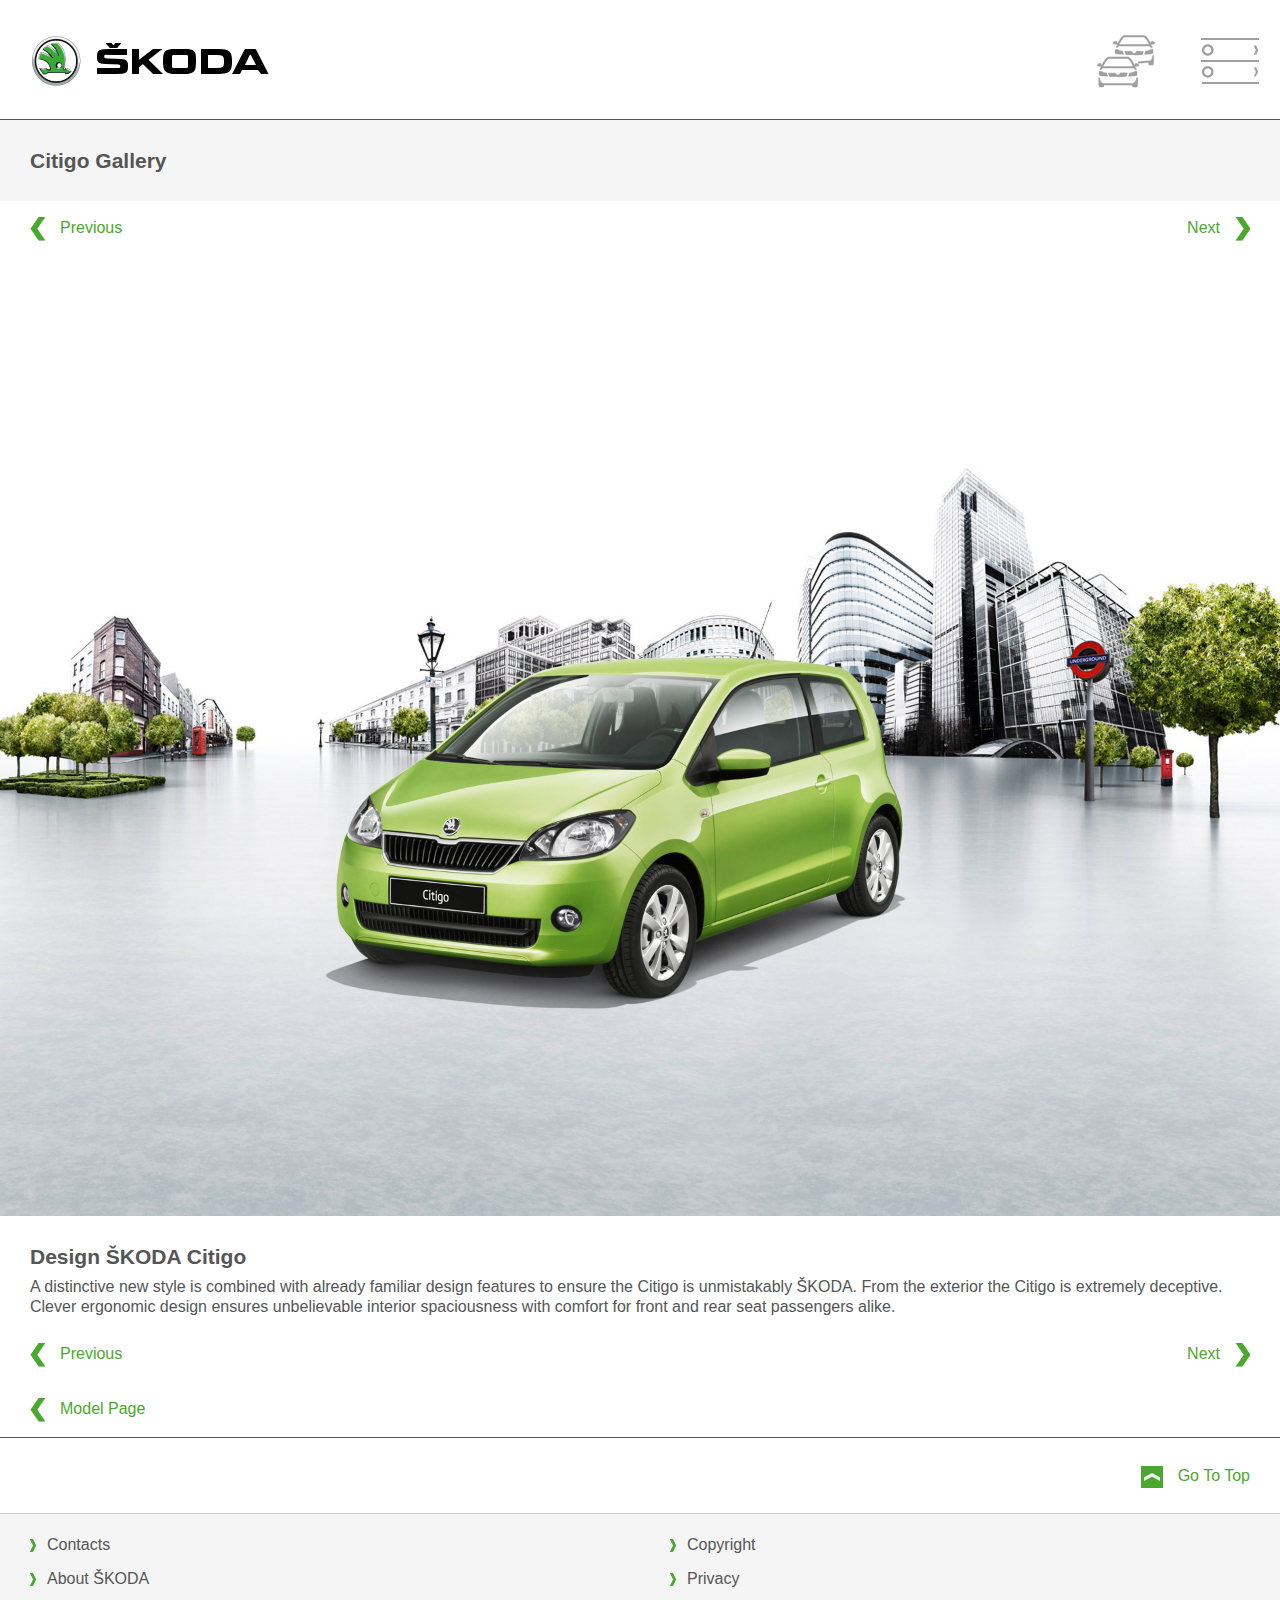
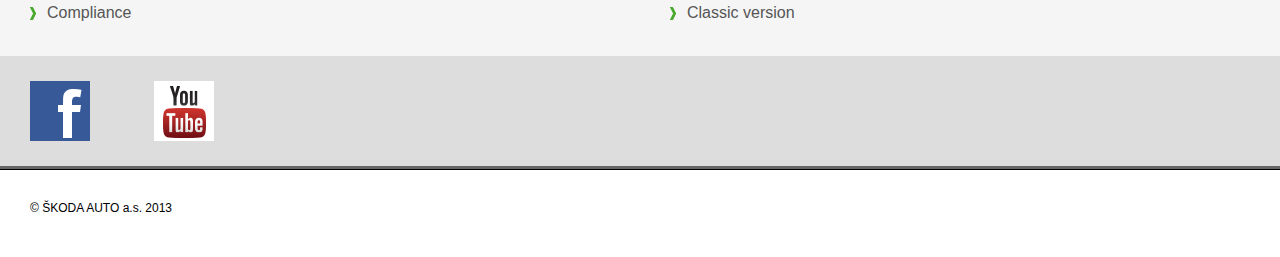
<file: public_html/highlights.html>
<!DOCTYPE html>
<!--[if lt IE 7]>      <html class="no-js lt-ie9 lt-ie8 lt-ie7"> <![endif]-->
<!--[if IE 7]>         <html class="no-js lt-ie9 lt-ie8"> <![endif]-->
<!--[if IE 8]>         <html class="no-js lt-ie9"> <![endif]-->
<!--[if gt IE 8]><!--> <html class="no-js"> <!--<![endif]-->
    <head>
        <meta charset="utf-8">
        <meta http-equiv="X-UA-Compatible" content="IE=edge,chrome=1">
        <title></title>
        <meta name="description" content="">
        <meta name="viewport" content="width=device-width, initial-scale=1 , user-scalable=no">

        <link rel="stylesheet" href="css/bootstrap.min.css">

        <link rel="stylesheet" href="css/bootstrap-theme.min.css">
        <link rel="stylesheet" href="css/main.css">
        <link rel="stylesheet" href="css/slider.css">

        <script src="js/vendor/modernizr-2.6.2-respond-1.1.0.min.js"></script>
    </head>
    <body>
        <!--[if lt IE 7]>
            <p class="browsehappy">You are using an <strong>outdated</strong> browser. Please <a href="http://browsehappy.com/">upgrade your browser</a> to improve your experience.</p>
        <![endif]-->
        <div id="top"></div>
        <div class="wrapper">
            <header>
                <div class="container-fluid">
                    <div class="row">
                        <div class="col-xs-6">
                            <a href="index.html" class="logo">
                                <img src="img/logo.png" alt="skoda">
                            </a>
                        </div>
                        <div class="col-xs-6">
                            <ul class="hMenu">
                                <li class="list-cars">
                                    <a href="javascript:void(0)" class="btn-list-cars dropdown-toggle" data-toggle="dropdown"> <span></span></a>
                                    <div class="dropdown-list dropdown-menu" role="menu">
                                        <div class="subClose"><span>close&nbsp;<strong>X</strong></span></div>
                                        <ul>
                                            <li><a href="#"><img src="img/models/citigo.png" alt="citigo"> <span class="title">Citigo</span> <span class="arrow"></span></a></li>
                                            <li><a href="#"><img src="img/models/fabia.png" alt="fabia"> <span class="title">Fabia</span> <span class="arrow"></span></a></li>
                                            <li><a href="#"><img src="img/models/roomster.png" alt="roomster"> <span class="title">Roomster</span> <span class="arrow"></span></a></li>
                                            <li><a href="#"><img src="img/models/rapid.png" alt="rapid"> <span class="title">Rapid</span> <span class="arrow"></span></a></li>
                                            <li><a href="#"><img src="img/models/octavia.png" alt="octavia"> <span class="title">Octavia</span> <span class="arrow"></span></a></li>
                                            <li><a href="#"><img src="img/models/yeti.png" alt="yeti"> <span class="title">New Yeti</span> <span class="arrow"></span></a></li>
                                            <li><a href="#"><img src="img/models/superb.png" alt="superb"> <span class="title">Superb</span> <span class="arrow"></span></a></li>
                                            <li><a href="#"><img src="img/models/praktik.png" alt="praktik"> <span class="title">Praktik</span> <span class="arrow"></span></a></li>
                                        </ul>
                                    </div>
                                </li>
                                <li class="list-menu">
                                    <a href="javascript:void(0)" class="btn-list-menu dropdown-toggle" data-toggle="dropdown"> <span></span></a>
                                    <div class="dropdown-list dropdown-menu" role="menu">
                                        <div class="subClose"><span>close&nbsp;<strong>X</strong></span></div>
                                        <ul>
                                            <li><a href="#"><span class="title">Experience</span> <span class="arrow"></span></a></li>
                                            <li><a href="#"><span class="title">Service</span> <span class="arrow"></span></a></li>
                                            <li><a href="#"><span class="title">Innavation and safety</span> <span class="arrow"></span></a></li>
                                            <li><a href="#"><span class="title">Concept Cars</span> <span class="arrow"></span></a></li>
                                            <li><a href="#"><span class="title">Environment</span> <span class="arrow"></span></a></li>
                                            <li><a href="#"><span class="title">Motorshows</span> <span class="arrow"></span></a></li>
                                            <li><a href="#"><span class="title">Events</span> <span class="arrow"></span></a></li>
                                            <li><a href="#"><span class="title">Sponsorship</span> <span class="arrow"></span></a></li>
                                            <li><a href="#"><span class="title">Mobile Apps</span> <span class="arrow"></span></a></li>
                                            <li><a href="#"><span class="title">About ŠKODA</span> <span class="arrow"></span></a></li>
                                            <li><a href="#"><span class="title">Career</span> <span class="arrow"></span></a></li>
                                        </ul>
                                    </div>
                                </li>
                            </ul>
                        </div>
                    </div>
                </div>
            </header>
            <div class="content">
                <div class="container-fluid">
                    <div class="row">
                        <div class="main-view">
                            <h1>Citigo Gallery</h1>
                            <div class="modelpageLink navigation top-nav">
                                <a href="#" class="prev"><span class="arrow prev"></span>Previous</a>
                                <a href="#" class="next">Next<span class="arrow next"></span></a>
                            </div>
                            <img src="img/models/citigo/citigo-e01-design.jpg" alt="Experience" class="banner">
                        </div>
                        <div class="col-xs-12 visit">
                            <div class="main-view">
                                <h2>Design ŠKODA Citigo </h2>
                                <p>A distinctive new style is combined with already familiar design features to ensure the Citigo is unmistakably ŠKODA. From the exterior the Citigo is extremely deceptive. Clever ergonomic design ensures unbelievable interior spaciousness with comfort for front and rear seat passengers alike.​​</p>
                                <div class="modelpageLink navigation">
                                    <a href="#" class="prev"><span class="arrow prev"></span>Previous</a>
                                    <a href="#" class="next">Next<span class="arrow next"></span></a>
                                </div>
                                <div class="modelpageLink high">
                                    <a href="#" class="prev"><span class="arrow prev"></span>Model Page</a>
                                </div>
                            </div>
                            <div class="clearfix"></div>
                        </div>
                        <div class="bToGo"><a href="#top"><span></span>Go To Top</a></div>
                        <footer>
                            <div class="row-fluid clearfix">
                                <div class="col-xs-6">
                                    <ul>
                                        <li><a href="#"><span></span>Contacts</a></li>
                                        <li><a href="#"><span></span>About ŠKODA</a></li>
                                        <li><a href="#"><span></span>Compliance</a></li>
                                    </ul>
                                </div>
                                <div class="col-xs-6">
                                    <ul>
                                        <li><a href="#"><span></span>Copyright</a></li>
                                        <li><a href="#"><span></span>Privacy</a></li>
                                        <li><a href="#"><span></span>Classic version</a></li>
                                    </ul>
                                </div>
                            </div>
                            <div class="row-fluid clearfix social-block">
                                <div class="row">
                                    <div class="col-xs-12">
                                        <a href="http://www.facebook.com/skoda" class="social facebook"></a>
                                        <a href="http://www.youtube.com/user/skoda?sub_confirmation=1" class="social youtube"></a>
                                    </div>
                                </div>
                            </div>
                            <div class="row-fluid clearfix copyr">
                                <div class="col-xs-12">
                                    <p>&copy; ŠKODA AUTO a.s. 2013</p>
                                </div>
                            </div>
                        </footer>
                    </div>
                </div>
            </div>
        </div>

        <!-- /container -->
        <script src="//ajax.googleapis.com/ajax/libs/jquery/1.11.0/jquery.js"></script>
        <script>window.jQuery || document.write('<script src="js/vendor/jquery-1.11.0.js"><\/script>')</script>

        <script src="js/vendor/bootstrap.min.js"></script>
        <script src="js/jquery.iosslider.js"></script>

        <script src="js/main.js"></script>
    </body>
</html>
</file>
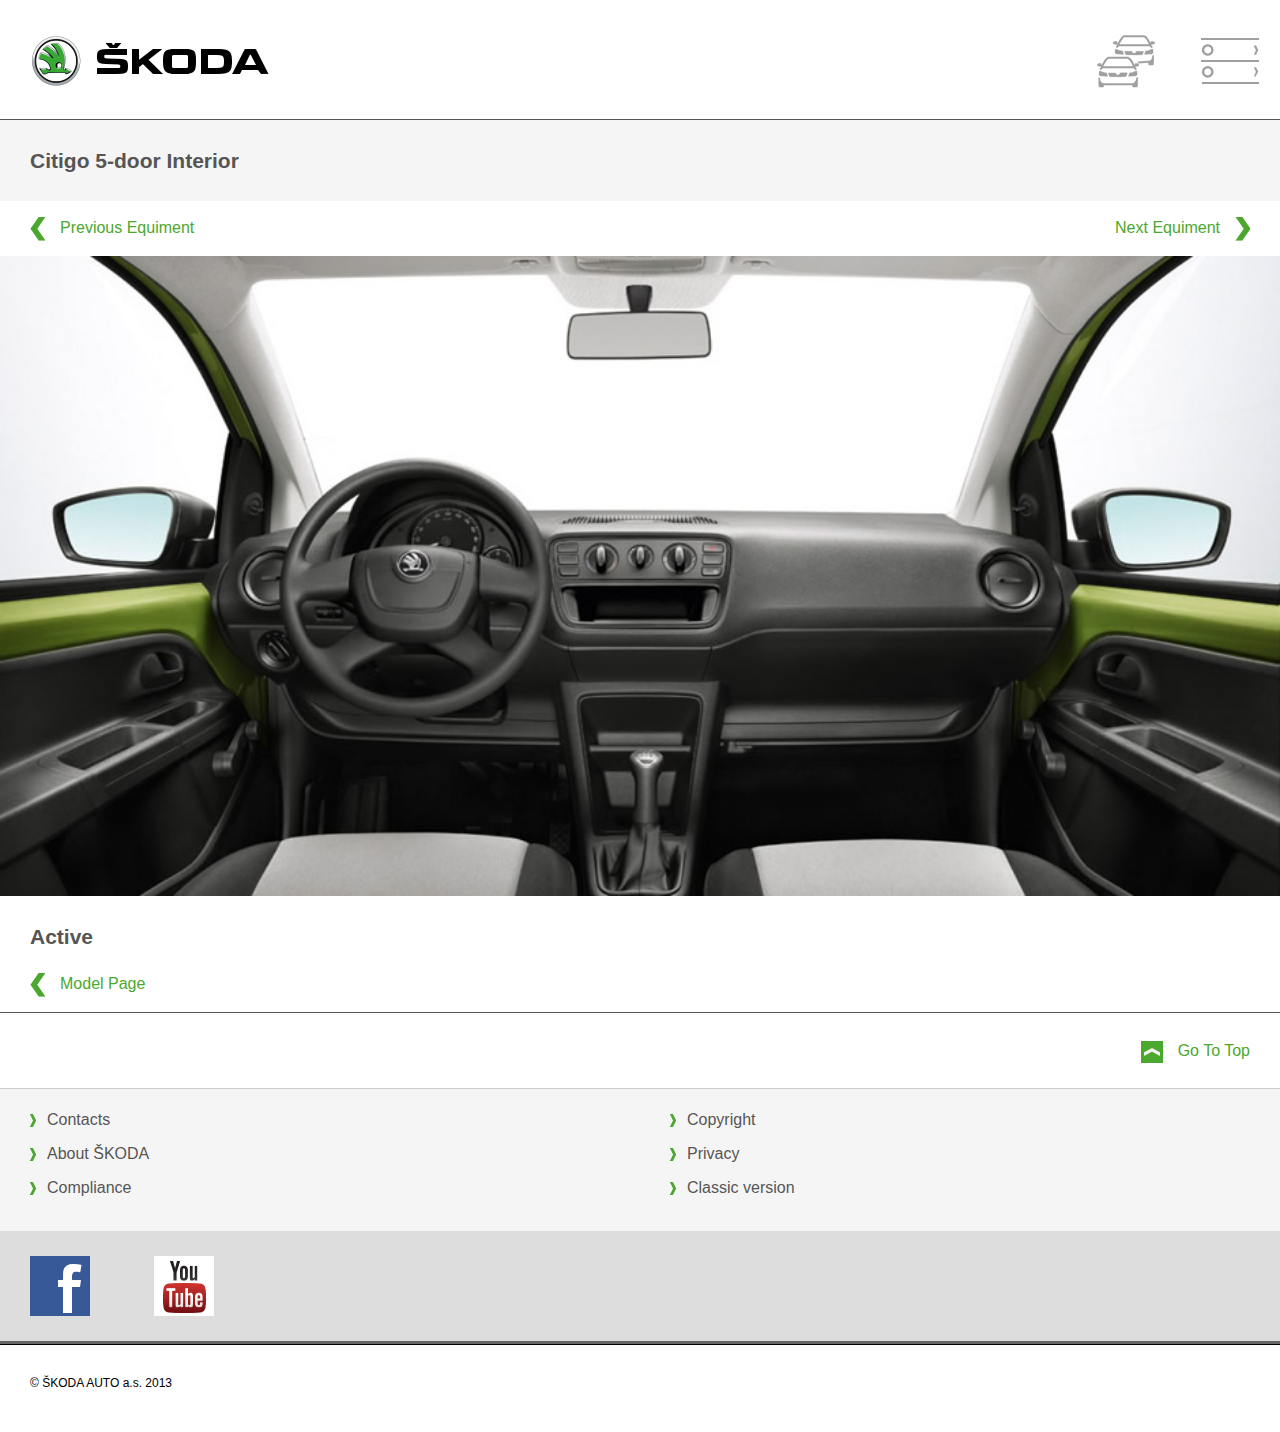
<file: public_html/interior.html>
<!DOCTYPE html>
<!--[if lt IE 7]>      <html class="no-js lt-ie9 lt-ie8 lt-ie7"> <![endif]-->
<!--[if IE 7]>         <html class="no-js lt-ie9 lt-ie8"> <![endif]-->
<!--[if IE 8]>         <html class="no-js lt-ie9"> <![endif]-->
<!--[if gt IE 8]><!--> <html class="no-js"> <!--<![endif]-->
    <head>
        <meta charset="utf-8">
        <meta http-equiv="X-UA-Compatible" content="IE=edge,chrome=1">
        <title></title>
        <meta name="description" content="">
        <meta name="viewport" content="width=device-width, initial-scale=1 , user-scalable=no">

        <link rel="stylesheet" href="css/bootstrap.min.css">

        <link rel="stylesheet" href="css/bootstrap-theme.min.css">
        <link rel="stylesheet" href="css/main.css">
        <link rel="stylesheet" href="css/slider.css">

        <script src="js/vendor/modernizr-2.6.2-respond-1.1.0.min.js"></script>
    </head>
    <body>
        <!--[if lt IE 7]>
            <p class="browsehappy">You are using an <strong>outdated</strong> browser. Please <a href="http://browsehappy.com/">upgrade your browser</a> to improve your experience.</p>
        <![endif]-->
        <div id="top"></div>
        <div class="wrapper">
            <header>
                <div class="container-fluid">
                    <div class="row">
                        <div class="col-xs-6">
                            <a href="index.html" class="logo">
                                <img src="img/logo.png" alt="skoda">
                            </a>
                        </div>
                        <div class="col-xs-6">
                            <ul class="hMenu">
                                <li class="list-cars">
                                    <a href="javascript:void(0)" class="btn-list-cars dropdown-toggle" data-toggle="dropdown"> <span></span></a>
                                    <div class="dropdown-list dropdown-menu" role="menu">
                                        <div class="subClose"><span>close&nbsp;<strong>X</strong></span></div>
                                        <ul>
                                            <li><a href="#"><img src="img/models/citigo.png" alt="citigo"> <span class="title">Citigo</span> <span class="arrow"></span></a></li>
                                            <li><a href="#"><img src="img/models/fabia.png" alt="fabia"> <span class="title">Fabia</span> <span class="arrow"></span></a></li>
                                            <li><a href="#"><img src="img/models/roomster.png" alt="roomster"> <span class="title">Roomster</span> <span class="arrow"></span></a></li>
                                            <li><a href="#"><img src="img/models/rapid.png" alt="rapid"> <span class="title">Rapid</span> <span class="arrow"></span></a></li>
                                            <li><a href="#"><img src="img/models/octavia.png" alt="octavia"> <span class="title">Octavia</span> <span class="arrow"></span></a></li>
                                            <li><a href="#"><img src="img/models/yeti.png" alt="yeti"> <span class="title">New Yeti</span> <span class="arrow"></span></a></li>
                                            <li><a href="#"><img src="img/models/superb.png" alt="superb"> <span class="title">Superb</span> <span class="arrow"></span></a></li>
                                            <li><a href="#"><img src="img/models/praktik.png" alt="praktik"> <span class="title">Praktik</span> <span class="arrow"></span></a></li>
                                        </ul>
                                    </div>
                                </li>
                                <li class="list-menu">
                                    <a href="javascript:void(0)" class="btn-list-menu dropdown-toggle" data-toggle="dropdown"> <span></span></a>
                                    <div class="dropdown-list dropdown-menu" role="menu">
                                        <div class="subClose"><span>close&nbsp;<strong>X</strong></span></div>
                                        <ul>
                                            <li><a href="#"><span class="title">Experience</span> <span class="arrow"></span></a></li>
                                            <li><a href="#"><span class="title">Service</span> <span class="arrow"></span></a></li>
                                            <li><a href="#"><span class="title">Innavation and safety</span> <span class="arrow"></span></a></li>
                                            <li><a href="#"><span class="title">Concept Cars</span> <span class="arrow"></span></a></li>
                                            <li><a href="#"><span class="title">Environment</span> <span class="arrow"></span></a></li>
                                            <li><a href="#"><span class="title">Motorshows</span> <span class="arrow"></span></a></li>
                                            <li><a href="#"><span class="title">Events</span> <span class="arrow"></span></a></li>
                                            <li><a href="#"><span class="title">Sponsorship</span> <span class="arrow"></span></a></li>
                                            <li><a href="#"><span class="title">Mobile Apps</span> <span class="arrow"></span></a></li>
                                            <li><a href="#"><span class="title">About ŠKODA</span> <span class="arrow"></span></a></li>
                                            <li><a href="#"><span class="title">Career</span> <span class="arrow"></span></a></li>
                                        </ul>
                                    </div>
                                </li>
                            </ul>
                        </div>
                    </div>
                </div>
            </header>
            <div class="content">
                <div class="container-fluid">
                    <div class="row">
                        <div class="main-view">
                            <h1>Citigo 5-door Interior</h1>
                            <div class="modelpageLink navigation top-nav">
                                <a href="#" class="prev"><span class="arrow prev"></span>Previous Equiment</a>
                                <a href="#" class="next">Next Equiment<span class="arrow next"></span></a>
                            </div>
                            <img src="img/models/citigo/interior/active.jpg" alt="Experience" class="banner">
                        </div>
                        <div class="col-xs-12 visit">
                            <div class="main-view">
                                <h2>Active</h2>
                                
                                <div class="modelpageLink high">
                                    <a href="#" class="prev"><span class="arrow prev"></span>Model Page</a>
                                </div>
                            </div>
                            <div class="clearfix"></div>
                        </div>
                        <div class="bToGo"><a href="#top"><span></span>Go To Top</a></div>
                        <footer>
                            <div class="row-fluid clearfix">
                                <div class="col-xs-6">
                                    <ul>
                                        <li><a href="#"><span></span>Contacts</a></li>
                                        <li><a href="#"><span></span>About ŠKODA</a></li>
                                        <li><a href="#"><span></span>Compliance</a></li>
                                    </ul>
                                </div>
                                <div class="col-xs-6">
                                    <ul>
                                        <li><a href="#"><span></span>Copyright</a></li>
                                        <li><a href="#"><span></span>Privacy</a></li>
                                        <li><a href="#"><span></span>Classic version</a></li>
                                    </ul>
                                </div>
                            </div>
                            <div class="row-fluid clearfix social-block">
                                <div class="row">
                                    <div class="col-xs-12">
                                        <a href="http://www.facebook.com/skoda" class="social facebook"></a>
                                        <a href="http://www.youtube.com/user/skoda?sub_confirmation=1" class="social youtube"></a>
                                    </div>
                                </div>
                            </div>
                            <div class="row-fluid clearfix copyr">
                                <div class="col-xs-12">
                                    <p>&copy; ŠKODA AUTO a.s. 2013</p>
                                </div>
                            </div>
                        </footer>
                    </div>
                </div>
            </div>
        </div>

        <!-- /container -->
        <script src="//ajax.googleapis.com/ajax/libs/jquery/1.11.0/jquery.js"></script>
        <script>window.jQuery || document.write('<script src="js/vendor/jquery-1.11.0.js"><\/script>')</script>

        <script src="js/vendor/bootstrap.min.js"></script>
        <script src="js/jquery.iosslider.js"></script>

        <script src="js/main.js"></script>
    </body>
</html>
</file>
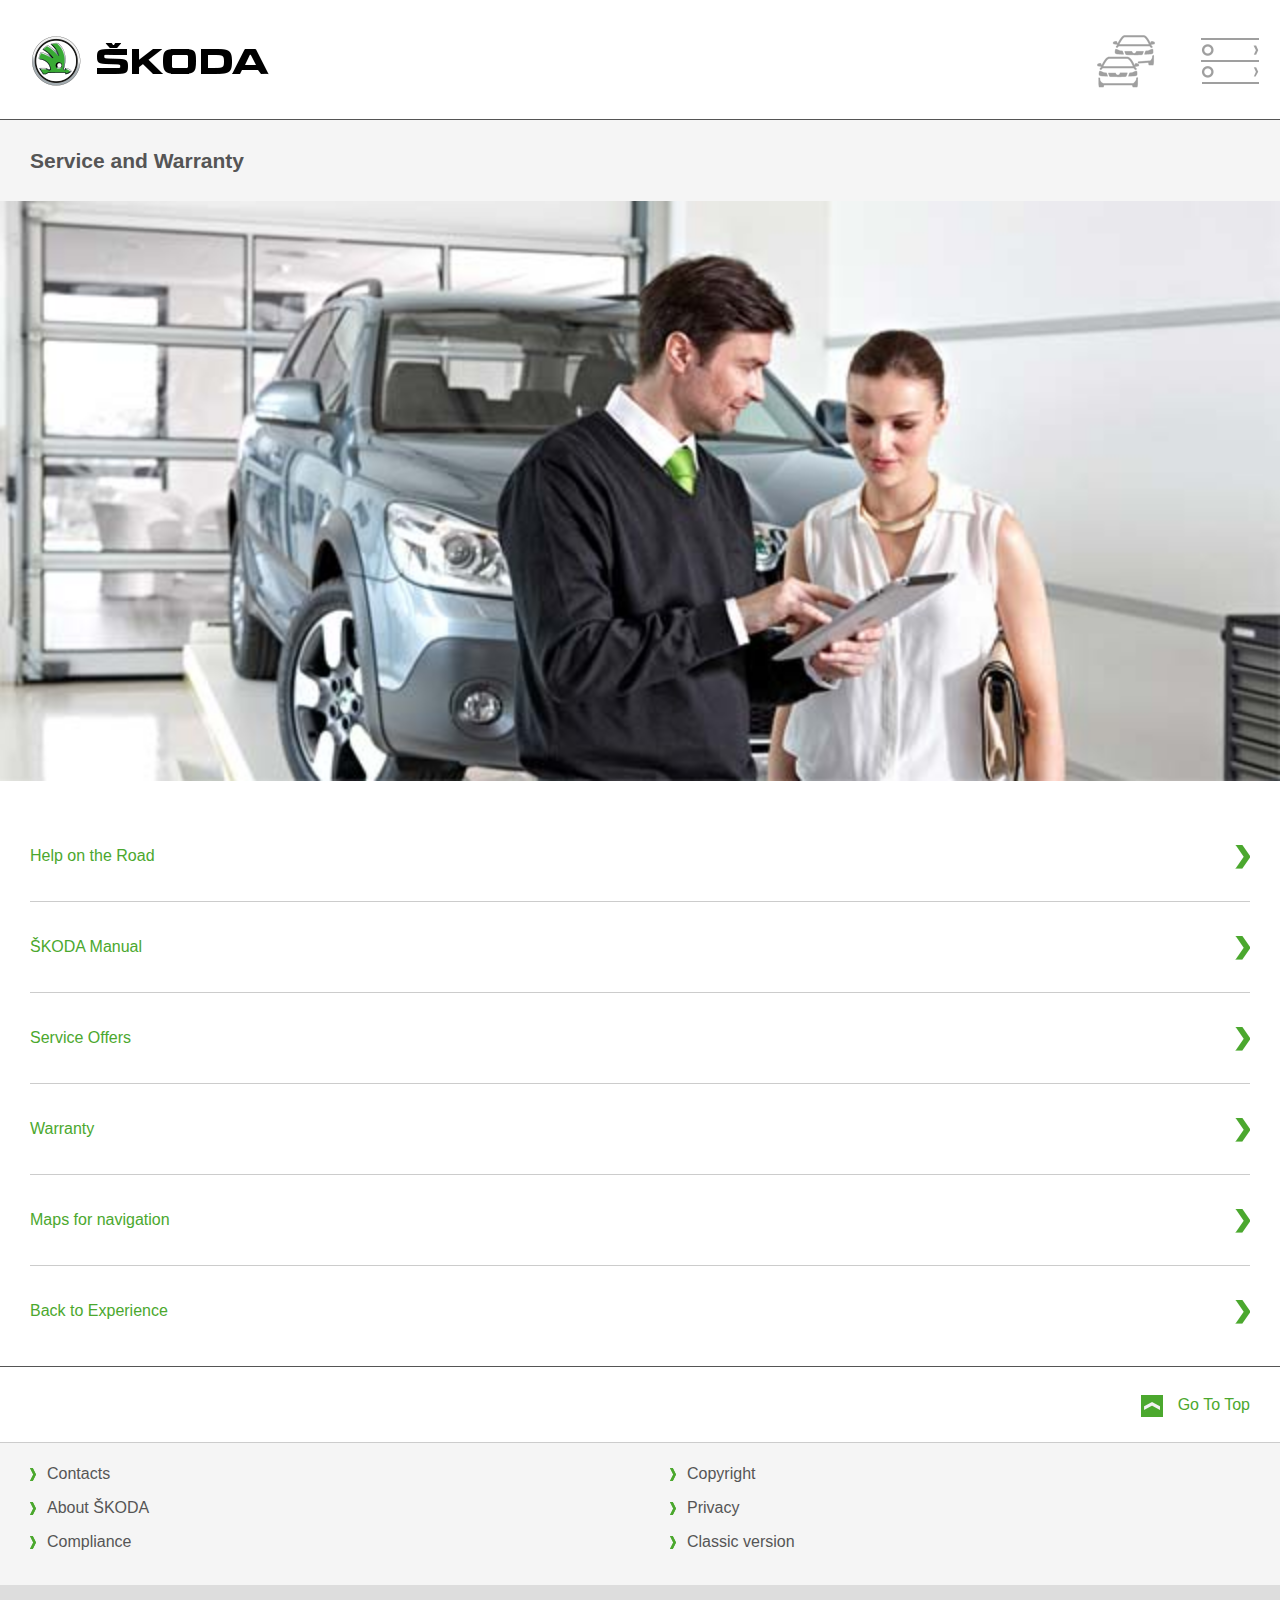
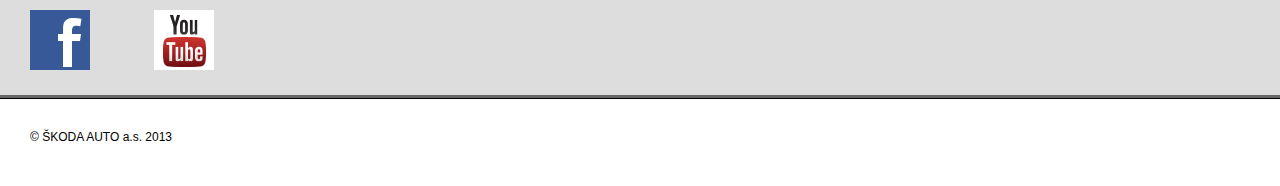
<file: public_html/list.html>
<!DOCTYPE html>
<!--[if lt IE 7]>      <html class="no-js lt-ie9 lt-ie8 lt-ie7"> <![endif]-->
<!--[if IE 7]>         <html class="no-js lt-ie9 lt-ie8"> <![endif]-->
<!--[if IE 8]>         <html class="no-js lt-ie9"> <![endif]-->
<!--[if gt IE 8]><!--> <html class="no-js"> <!--<![endif]-->
    <head>
        <meta charset="utf-8">
        <meta http-equiv="X-UA-Compatible" content="IE=edge,chrome=1">
        <title></title>
        <meta name="description" content="">
        <meta name="viewport" content="width=device-width, initial-scale=1 , user-scalable=no">

        <link rel="stylesheet" href="css/bootstrap.min.css">

        <link rel="stylesheet" href="css/bootstrap-theme.min.css">
        <link rel="stylesheet" href="css/main.css">
        <link rel="stylesheet" href="css/slider.css">

        <script src="js/vendor/modernizr-2.6.2-respond-1.1.0.min.js"></script>
    </head>
    <body>
        <!--[if lt IE 7]>
            <p class="browsehappy">You are using an <strong>outdated</strong> browser. Please <a href="http://browsehappy.com/">upgrade your browser</a> to improve your experience.</p>
        <![endif]-->
        <div id="top"></div>
        <div class="wrapper">
            <header>
                <div class="container-fluid">
                    <div class="row">
                        <div class="col-xs-6">
                            <a href="index.html" class="logo">
                                <img src="img/logo.png" alt="skoda">
                            </a>
                        </div>
                        <div class="col-xs-6">
                            <ul class="hMenu">
                                <li class="list-cars">
                                    <a href="javascript:void(0)" class="btn-list-cars dropdown-toggle" data-toggle="dropdown"> <span></span></a>
                                    <div class="dropdown-list dropdown-menu" role="menu">
                                        <div class="subClose"><span>close&nbsp;<strong>X</strong></span></div>
                                        <ul>
                                            <li><a href="#"><img src="img/models/citigo.png" alt="citigo"> <span class="title">Citigo</span> <span class="arrow"></span></a></li>
                                            <li><a href="#"><img src="img/models/fabia.png" alt="fabia"> <span class="title">Fabia</span> <span class="arrow"></span></a></li>
                                            <li><a href="#"><img src="img/models/roomster.png" alt="roomster"> <span class="title">Roomster</span> <span class="arrow"></span></a></li>
                                            <li><a href="#"><img src="img/models/rapid.png" alt="rapid"> <span class="title">Rapid</span> <span class="arrow"></span></a></li>
                                            <li><a href="#"><img src="img/models/octavia.png" alt="octavia"> <span class="title">Octavia</span> <span class="arrow"></span></a></li>
                                            <li><a href="#"><img src="img/models/yeti.png" alt="yeti"> <span class="title">New Yeti</span> <span class="arrow"></span></a></li>
                                            <li><a href="#"><img src="img/models/superb.png" alt="superb"> <span class="title">Superb</span> <span class="arrow"></span></a></li>
                                            <li><a href="#"><img src="img/models/praktik.png" alt="praktik"> <span class="title">Praktik</span> <span class="arrow"></span></a></li>
                                        </ul>
                                    </div>
                                </li>
                                <li class="list-menu">
                                    <a href="javascript:void(0)" class="btn-list-menu dropdown-toggle" data-toggle="dropdown"> <span></span></a>
                                    <div class="dropdown-list dropdown-menu" role="menu">
                                        <div class="subClose"><span>close&nbsp;<strong>X</strong></span></div>
                                        <ul>
                                            <li><a href="#"><span class="title">Experience</span> <span class="arrow"></span></a></li>
                                            <li><a href="#"><span class="title">Service</span> <span class="arrow"></span></a></li>
                                            <li><a href="#"><span class="title">Innavation and safety</span> <span class="arrow"></span></a></li>
                                            <li><a href="#"><span class="title">Concept Cars</span> <span class="arrow"></span></a></li>
                                            <li><a href="#"><span class="title">Environment</span> <span class="arrow"></span></a></li>
                                            <li><a href="#"><span class="title">Motorshows</span> <span class="arrow"></span></a></li>
                                            <li><a href="#"><span class="title">Events</span> <span class="arrow"></span></a></li>
                                            <li><a href="#"><span class="title">Sponsorship</span> <span class="arrow"></span></a></li>
                                            <li><a href="#"><span class="title">Mobile Apps</span> <span class="arrow"></span></a></li>
                                            <li><a href="#"><span class="title">About ŠKODA</span> <span class="arrow"></span></a></li>
                                            <li><a href="#"><span class="title">Career</span> <span class="arrow"></span></a></li>
                                        </ul>
                                    </div>
                                </li>
                            </ul>
                        </div>
                    </div>
                </div>
            </header>
            <div class="content">
                <div class="container-fluid">
                    <div class="row">
                        <div class="main-view">
                            <h1>Service and Warranty</h1>
                            <img src="img/new.jpg" alt="Experience" class="banner">
                        </div>
                        <div class="col-xs-12 visit">
                            <div class="clearfix"></div>
                            <ul class="fastMenu">
                                <li>
                                    <a href="#">Help on the Road<span class="arrow"></span></a>
                                </li>
                                <li>
                                    <a href="#">ŠKODA Manual<span class="arrow"></span></a>
                                </li>
                                <li>
                                    <a href="#">Service Offers<span class="arrow"></span></a>
                                </li>
                                <li>
                                    <a href="#">Warranty<span class="arrow"></span></a>
                                </li>
                                <li>
                                    <a href="#">Maps for navigation<span class="arrow"></span></a>
                                </li>
                                <li>
                                    <a href="#">Back to Experience<span class="arrow"></span></a>
                                </li>
                            </ul>
                        </div>
                        <div class="bToGo"><a href="#top"><span></span>Go To Top</a></div>
                        <footer>
                            <div class="row-fluid clearfix">
                                <div class="col-xs-6">
                                    <ul>
                                        <li><a href="#"><span></span>Contacts</a></li>
                                        <li><a href="#"><span></span>About ŠKODA</a></li>
                                        <li><a href="#"><span></span>Compliance</a></li>
                                    </ul>
                                </div>
                                <div class="col-xs-6">
                                    <ul>
                                        <li><a href="#"><span></span>Copyright</a></li>
                                        <li><a href="#"><span></span>Privacy</a></li>
                                        <li><a href="#"><span></span>Classic version</a></li>
                                    </ul>
                                </div>
                            </div>
                            <div class="row-fluid clearfix social-block">
                                <div class="row">
                                    <div class="col-xs-12">
                                        <a href="http://www.facebook.com/skoda" class="social facebook"></a>
                                        <a href="http://www.youtube.com/user/skoda?sub_confirmation=1" class="social youtube"></a>
                                    </div>
                                </div>
                            </div>
                            <div class="row-fluid clearfix copyr">
                                <div class="col-xs-12">
                                    <p>&copy; ŠKODA AUTO a.s. 2013</p>
                                </div>
                            </div>
                        </footer>
                    </div>
                </div>
            </div>
        </div>

        <!-- /container -->
        <script src="//ajax.googleapis.com/ajax/libs/jquery/1.11.0/jquery.js"></script>
        <script>window.jQuery || document.write('<script src="js/vendor/jquery-1.11.0.js"><\/script>')</script>

        <script src="js/vendor/bootstrap.min.js"></script>
        <script src="js/jquery.iosslider.js"></script>

        <script src="js/main.js"></script>
    </body>
</html>
</file>
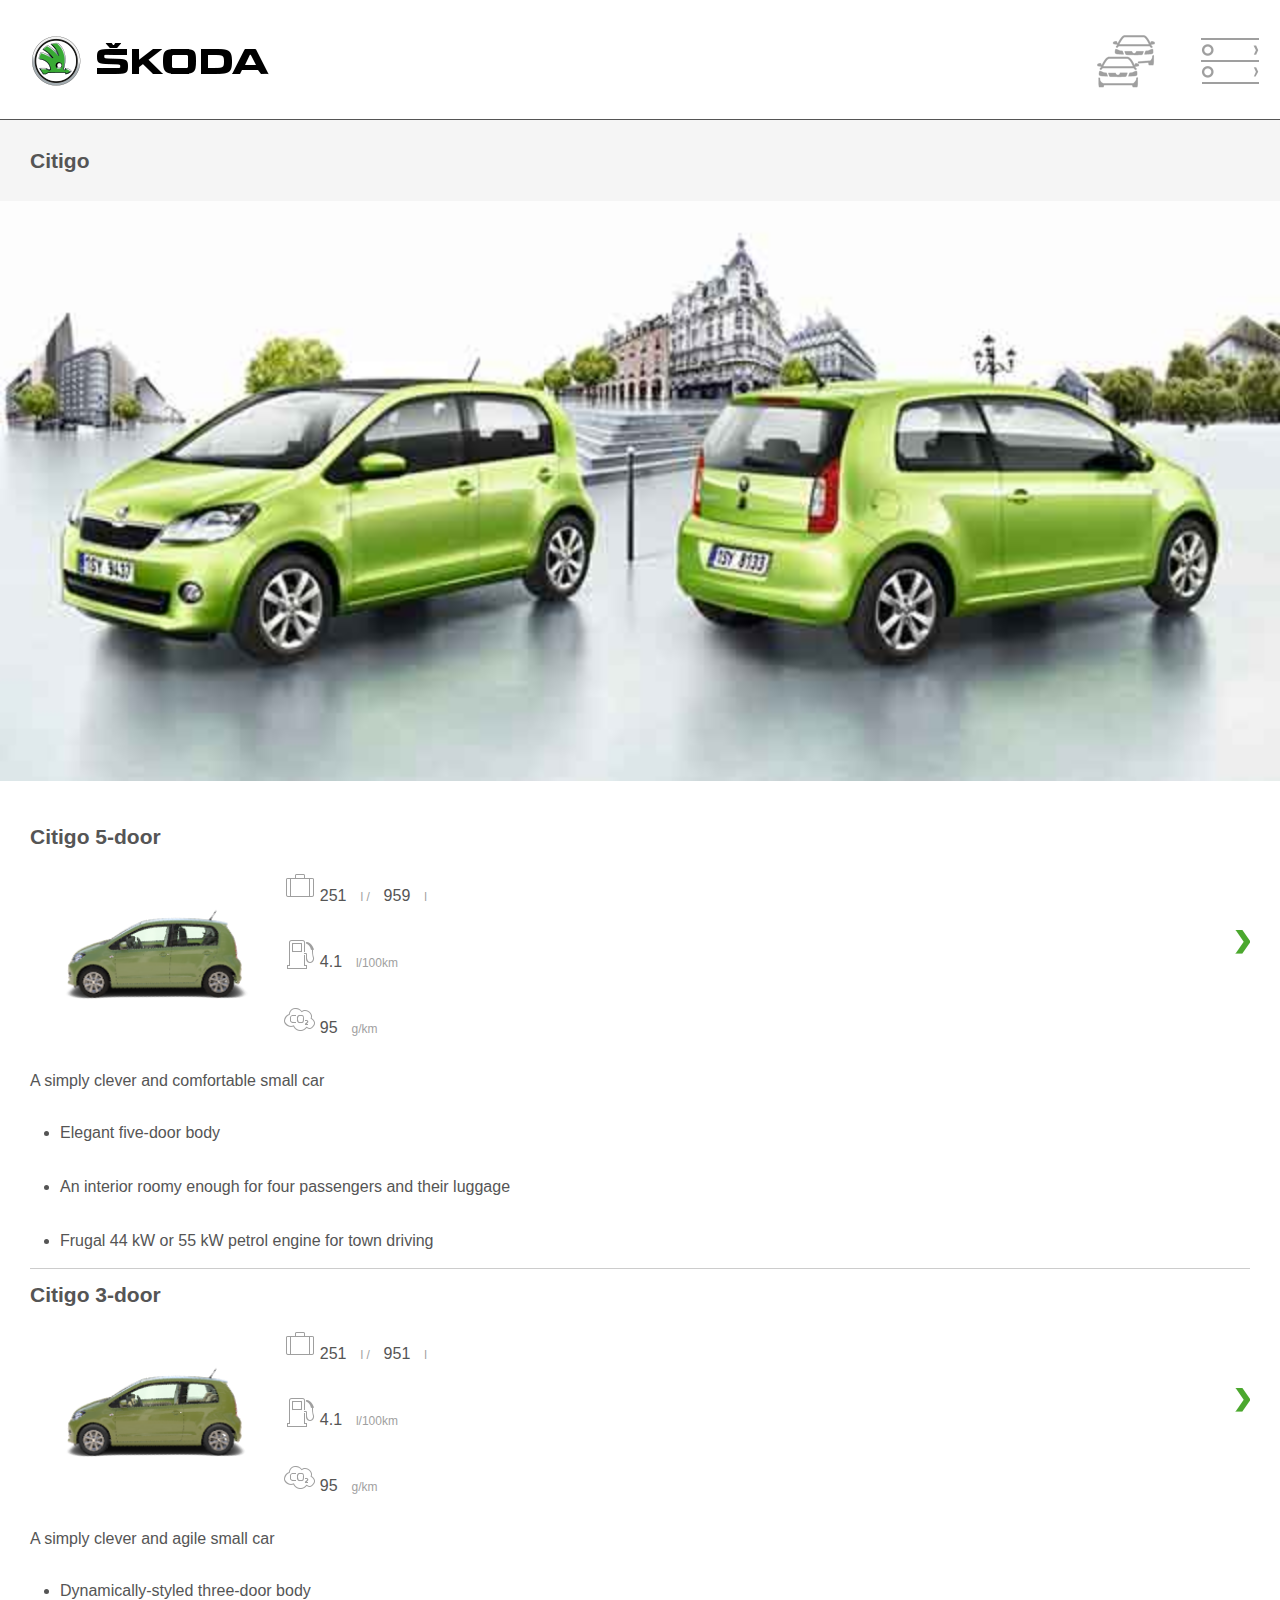
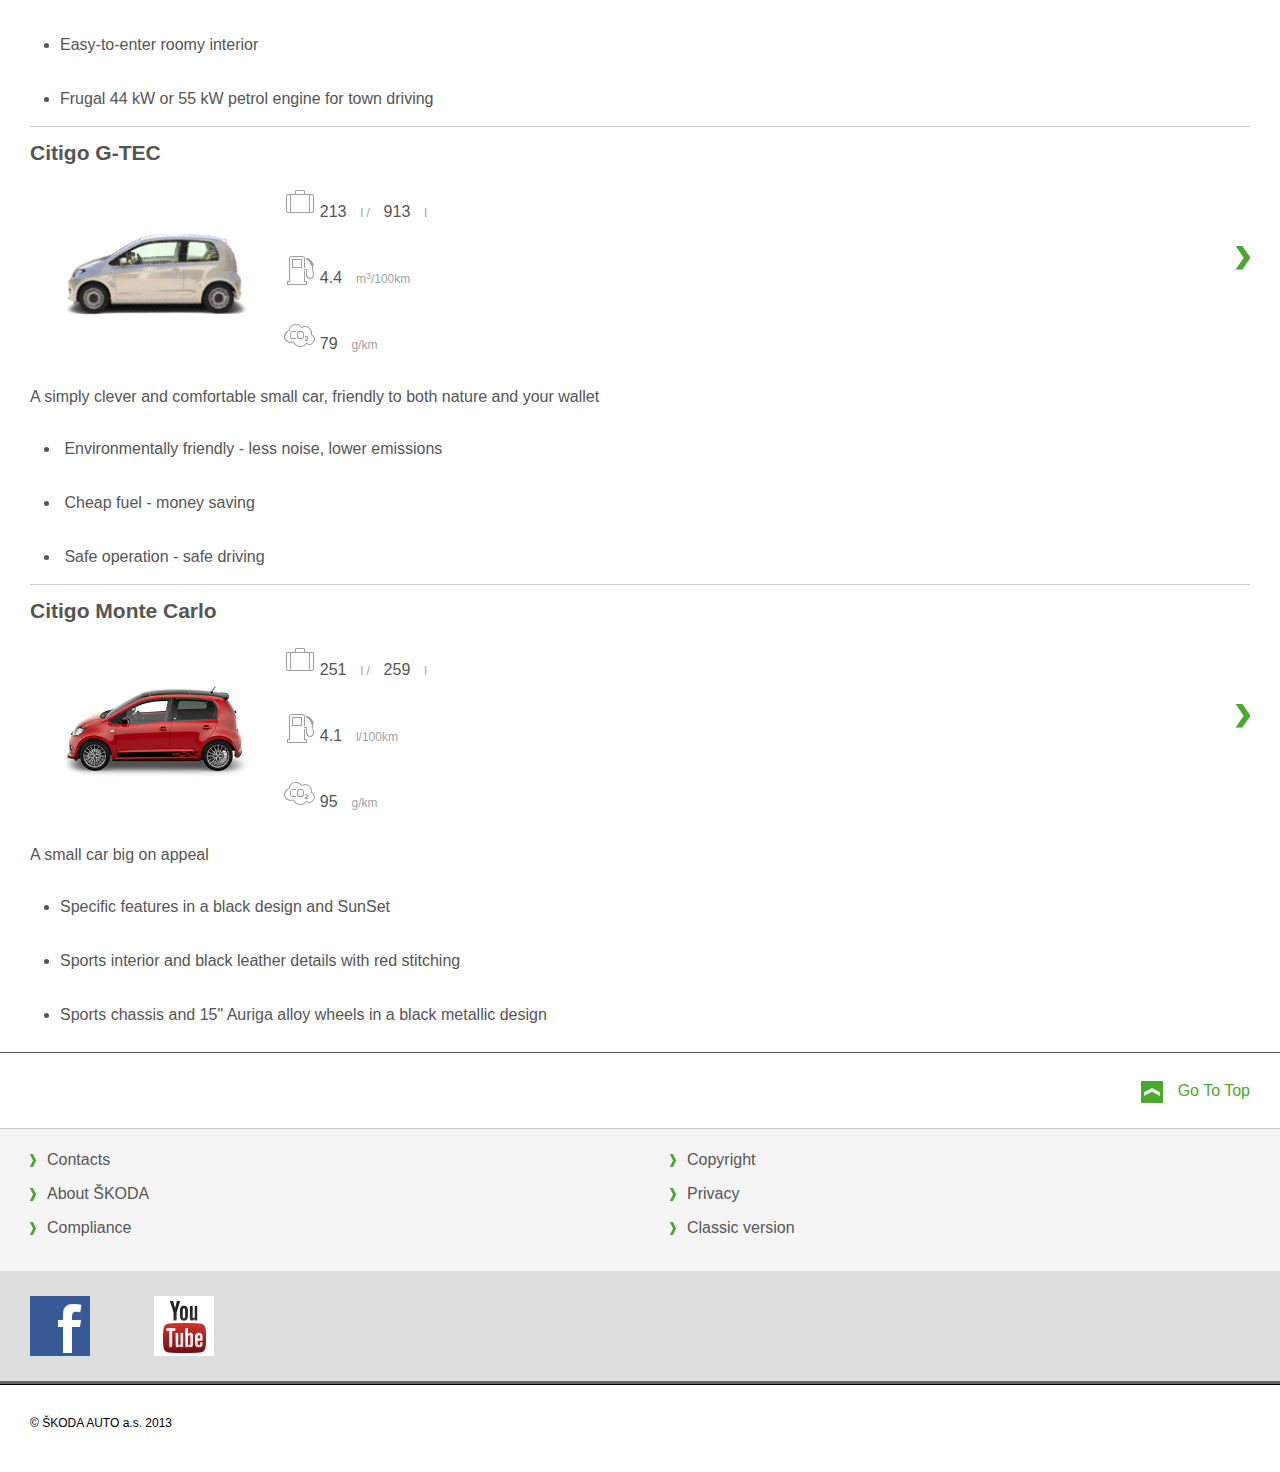
<file: public_html/model.html>
<!DOCTYPE html>
<!--[if lt IE 7]>      <html class="no-js lt-ie9 lt-ie8 lt-ie7"> <![endif]-->
<!--[if IE 7]>         <html class="no-js lt-ie9 lt-ie8"> <![endif]-->
<!--[if IE 8]>         <html class="no-js lt-ie9"> <![endif]-->
<!--[if gt IE 8]><!--> <html class="no-js"> <!--<![endif]-->
    <head>
        <meta charset="utf-8">
        <meta http-equiv="X-UA-Compatible" content="IE=edge,chrome=1">
        <title></title>
        <meta name="description" content="">
        <meta name="viewport" content="width=device-width, initial-scale=1 , user-scalable=no">

        <link rel="stylesheet" href="css/bootstrap.min.css">

        <link rel="stylesheet" href="css/bootstrap-theme.min.css">
        <link rel="stylesheet" href="css/main.css">
        <link rel="stylesheet" href="css/slider.css">

        <script src="js/vendor/modernizr-2.6.2-respond-1.1.0.min.js"></script>
    </head>
    <body>
        <!--[if lt IE 7]>
            <p class="browsehappy">You are using an <strong>outdated</strong> browser. Please <a href="http://browsehappy.com/">upgrade your browser</a> to improve your experience.</p>
        <![endif]-->
		<div id="top"></div>
        <div class="wrapper">
            <header>
                <div class="container-fluid">
                    <div class="row">
                        <div class="col-xs-6">
                            <a href="index.html" class="logo">
                                <img src="img/logo.png" alt="skoda">
                            </a>
                        </div>
                        <div class="col-xs-6">
                            <ul class="hMenu">
                                <li class="list-cars">
                                    <a href="javascript:void(0)" class="btn-list-cars dropdown-toggle" data-toggle="dropdown"> <span></span></a>
                                    <div class="dropdown-list dropdown-menu" role="menu">
                                        <div class="subClose"><span>close&nbsp;<strong>X</strong></span></div>
                                        <ul>
                                            <li><a href="#"><img src="img/models/citigo.png" alt="citigo"> <span class="title">Citigo</span> <span class="arrow"></span></a></li>
                                            <li><a href="#"><img src="img/models/fabia.png" alt="fabia"> <span class="title">Fabia</span> <span class="arrow"></span></a></li>
                                            <li><a href="#"><img src="img/models/roomster.png" alt="roomster"> <span class="title">Roomster</span> <span class="arrow"></span></a></li>
                                            <li><a href="#"><img src="img/models/rapid.png" alt="rapid"> <span class="title">Rapid</span> <span class="arrow"></span></a></li>
                                            <li><a href="#"><img src="img/models/octavia.png" alt="octavia"> <span class="title">Octavia</span> <span class="arrow"></span></a></li>
                                            <li><a href="#"><img src="img/models/yeti.png" alt="yeti"> <span class="title">New Yeti</span> <span class="arrow"></span></a></li>
                                            <li><a href="#"><img src="img/models/superb.png" alt="superb"> <span class="title">Superb</span> <span class="arrow"></span></a></li>
                                            <li><a href="#"><img src="img/models/praktik.png" alt="praktik"> <span class="title">Praktik</span> <span class="arrow"></span></a></li>
                                        </ul>
                                    </div>
                                </li>
                                <li class="list-menu">
                                    <a href="javascript:void(0)" class="btn-list-menu dropdown-toggle" data-toggle="dropdown"> <span></span></a>
                                    <div class="dropdown-list dropdown-menu" role="menu">
                                        <div class="subClose"><span>close&nbsp;<strong>X</strong></span></div>
                                        <ul>
                                            <li><a href="#"><span class="title">Experience</span> <span class="arrow"></span></a></li>
                                            <li><a href="#"><span class="title">Service</span> <span class="arrow"></span></a></li>
                                            <li><a href="#"><span class="title">Innavation and safety</span> <span class="arrow"></span></a></li>
                                            <li><a href="#"><span class="title">Concept Cars</span> <span class="arrow"></span></a></li>
                                            <li><a href="#"><span class="title">Environment</span> <span class="arrow"></span></a></li>
                                            <li><a href="#"><span class="title">Motorshows</span> <span class="arrow"></span></a></li>
                                            <li><a href="#"><span class="title">Events</span> <span class="arrow"></span></a></li>
                                            <li><a href="#"><span class="title">Sponsorship</span> <span class="arrow"></span></a></li>
                                            <li><a href="#"><span class="title">Mobile Apps</span> <span class="arrow"></span></a></li>
                                            <li><a href="#"><span class="title">About ŠKODA</span> <span class="arrow"></span></a></li>
                                            <li><a href="#"><span class="title">Career</span> <span class="arrow"></span></a></li>
                                        </ul>
                                    </div>
                                </li>
                            </ul>
                        </div>
                    </div>
                </div>
            </header>
            <div class="content">
                <div class="container-fluid">
                    <div class="row">
						<div class="main-view">
							<h1>Citigo</h1>
							<img src="img/citigo.jpg" alt="Citigo" class="banner">
						</div>
						<div class="col-xs-12 visit">
							<div class="main-view">
								<ul class="model-list">
									<li>
										<a title="Citigo 5-door" href="citigo.html">
											<h2>Citigo 5-door</h2>
											<img title="Citigo 5-door" alt="Citigo 5-door" src="img/models/b571a8c2-97ff-46c1-a848-aa05b318cedd_201406011005.png">
											<ul class="techinfo">
												<li>
													<span class="iconLuggage"></span>
													<span class="value">251</span>
													<span class="unit">l&nbsp;/</span>
													<span class="value">959</span>
													<span class="unit">l</span>
												</li>
												<li>
													<span class="iconConsumption"></span>
													<span class="value">4.1</span>
													<span class="unit">l/100km</span>
												</li>
												<li>
													<span class="iconCO2"></span>
													<span class="value">95</span>
													<span class="unit">g/km</span>
												</li>
											</ul>
											<span class="arrow"></span>
										</a>
										<div class="description">
											A simply clever and comfortable small car
											<ul>
												<li>&#8203;Elegant five-door body</li>
												<li>An interior roomy enough for four passengers and their luggage</li>
												<li>
													<span id="ms-rterangepaste-start"></span>Frugal 44 kW or 55 kW petrol engine for town driving
													<span id="ms-rterangepaste-end"></span>
													<span id="ms-rterangepaste-end"></span>
												</li>
											</ul>
										</div>
									</li>
									<li>
										<a title="Citigo 3-door" href="citigo-3-door.html">
											<h2>Citigo 3-door</h2>
											<img title="Citigo 3-door" alt="Citigo 3-door" src="img/models/6da04c1c-fe1e-4414-beec-ab986081e86d_201406130732.png">
											<ul class="techinfo">
												<li>
													<span class="iconLuggage"></span>
													<span class="value">251</span>
													<span class="unit">l&nbsp;/</span>
													<span class="value">951</span>
													<span class="unit">l</span>
												</li>
												<li>
													<span class="iconConsumption"></span>
													<span class="value">4.1</span>
													<span class="unit">l/100km</span>
												</li>
												<li>
													<span class="iconCO2"></span>
													<span class="value">95</span>
													<span class="unit">g/km</span>
												</li>
											</ul>
											<span class="arrow"></span>
										</a>
										<div class="description">
											A simply clever and agile small car
											<ul>
												<li>Dynamically-styled three-door body</li>
												<li>Easy-to-enter roomy interior</li>
												<li>Frugal 44 kW or 55 kW petrol engine for town driving<span id="ms-rterangepaste-end"></span></li>
											</ul>
										</div>
									</li>
									<li>
										<a title="Citigo G-TEC" href="#">
											<h2>Citigo G-TEC</h2>
											<img title="Citigo G-TEC" alt="Citigo G-TEC" src="img/models/bdea4940-5cc7-42ef-a1aa-36f37a9ebb6e_201406102117.png">
											<ul class="techinfo">
												<li>
													<span class="iconLuggage"></span>
													<span class="value">213</span>
													<span class="unit">l&nbsp;/</span>
													<span class="value">913</span>
													<span class="unit">l</span>
												</li>
												<li>
													<span class="iconConsumption"></span>
													<span class="value">4.4</span>
													<span class="unit">m<sup>3</sup>/100km</span>
												</li>
												<li>
													<span class="iconCO2"></span>
													<span class="value">79</span>
													<span class="unit">g/km</span>
												</li>
											</ul>
											<span class="arrow"></span>
										</a>
										<div class="description">
											A simply clever and comfortable small car, friendly to both nature and your wallet
											<ul>
												<li>&nbsp;Environmentally friendly - less noise, lower emissions</li>
												<li>&nbsp;Cheap fuel - money saving</li>
												<li>&nbsp;Safe operation - safe driving</li>
											</ul>
										</div>
									</li>
									<li>
										<a title="Citigo Monte Carlo" href="citigo-monte-carlo.html">
											<h2>Citigo Monte Carlo</h2>
											<img title="Citigo Monte Carlo" alt="Citigo Monte Carlo" src="img/models/citigo-monte-carlo-side_201406030513.png">
											<ul class="techinfo">
												<li>
													<span class="iconLuggage"></span>
													<span class="value">251</span>
													<span class="unit">l&nbsp;/</span>
													<span class="value">259</span>
													<span class="unit">l</span>
												</li>
												<li>
													<span class="iconConsumption"></span>
													<span class="value">4.1</span>
													<span class="unit">l/100km</span>
												</li>
												<li>
													<span class="iconCO2"></span>
													<span class="value">95</span>
													<span class="unit">g/km</span>
												</li>
											</ul>
											<span class="arrow"></span>
										</a>
										<div class="description">
											A small car big on appeal
											<ul>
												<li>Specific features in a black design and SunSet</li>
												<li>Sports interior and black leather details with red stitching</li>
												<li>Sports chassis and 15" Auriga alloy wheels in a black metallic design<span id="ms-rterangepaste-end"></span></li>
											</ul>
										</div>
									</li>
								</ul>
							</div>
							<div class="clearfix"></div>
						</div>
						<div class="bToGo"><a href="#top"><span></span>Go To Top</a></div>
						<footer>
							<div class="row-fluid clearfix">
								<div class="col-xs-6">
									<ul>
										<li><a href="#"><span></span>Contacts</a></li>
										<li><a href="#"><span></span>About ŠKODA</a></li>
										<li><a href="#"><span></span>Compliance</a></li>
									</ul>
								</div>
								<div class="col-xs-6">
									<ul>
										<li><a href="#"><span></span>Copyright</a></li>
										<li><a href="#"><span></span>Privacy</a></li>
										<li><a href="#"><span></span>Classic version</a></li>
									</ul>
								</div>
							</div>
							<div class="row-fluid clearfix social-block">
								<div class="row">
									<div class="col-xs-12">
										<a href="http://www.facebook.com/skoda" class="social facebook"></a>
										<a href="http://www.youtube.com/user/skoda?sub_confirmation=1" class="social youtube"></a>
									</div>
								</div>
							</div>
							<div class="row-fluid clearfix copyr">
								<div class="col-xs-12">
									<p>&copy; ŠKODA AUTO a.s. 2013</p>
								</div>
							</div>
						</footer>
                    </div>
                </div>
            </div>
        </div>

        <!-- /container -->
        <script src="//ajax.googleapis.com/ajax/libs/jquery/1.11.0/jquery.js"></script>
        <script>window.jQuery || document.write('<script src="js/vendor/jquery-1.11.0.js"><\/script>')</script>

        <script src="js/vendor/bootstrap.min.js"></script>
        <script src="js/jquery.iosslider.js"></script>

        <script src="js/main.js"></script>
    </body>
</html>
</file>
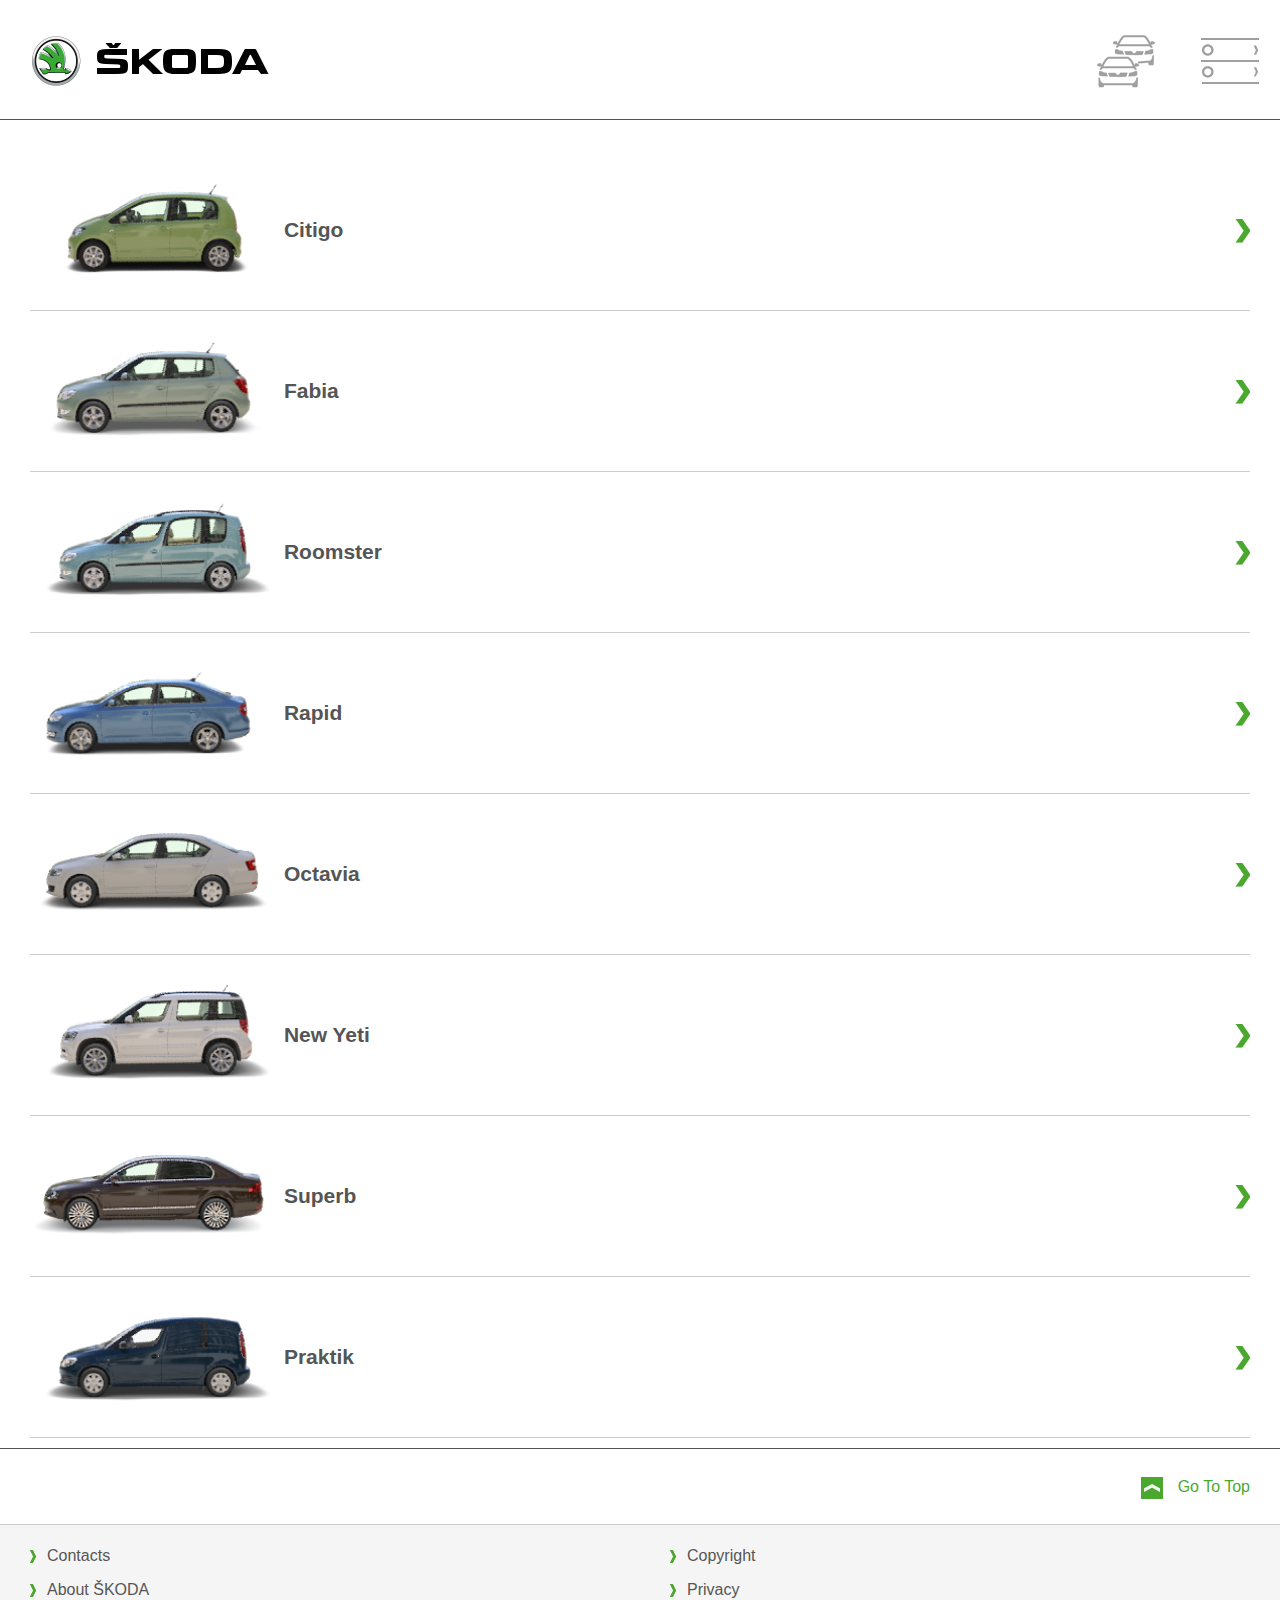
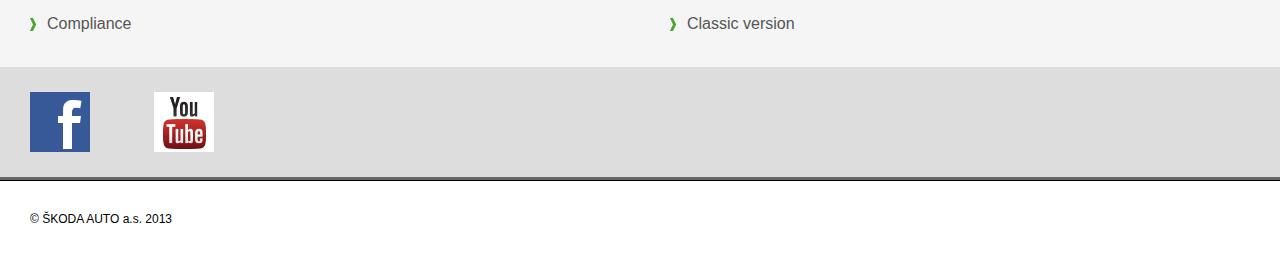
<file: public_html/models.html>
<!DOCTYPE html>
<!--[if lt IE 7]>      <html class="no-js lt-ie9 lt-ie8 lt-ie7"> <![endif]-->
<!--[if IE 7]>         <html class="no-js lt-ie9 lt-ie8"> <![endif]-->
<!--[if IE 8]>         <html class="no-js lt-ie9"> <![endif]-->
<!--[if gt IE 8]><!--> <html class="no-js"> <!--<![endif]-->
    <head>
        <meta charset="utf-8">
        <meta http-equiv="X-UA-Compatible" content="IE=edge,chrome=1">
        <title></title>
        <meta name="description" content="">
        <meta name="viewport" content="width=device-width, initial-scale=1 , user-scalable=no">

        <link rel="stylesheet" href="css/bootstrap.min.css">

        <link rel="stylesheet" href="css/bootstrap-theme.min.css">
        <link rel="stylesheet" href="css/main.css">
        <link rel="stylesheet" href="css/slider.css">

        <script src="js/vendor/modernizr-2.6.2-respond-1.1.0.min.js"></script>
    </head>
    <body>
        <!--[if lt IE 7]>
            <p class="browsehappy">You are using an <strong>outdated</strong> browser. Please <a href="http://browsehappy.com/">upgrade your browser</a> to improve your experience.</p>
        <![endif]-->
		<div id="top"></div>
        <div class="wrapper">
            <header>
                <div class="container-fluid">
                    <div class="row">
                        <div class="col-xs-6">
                            <a href="index.html" class="logo">
                                <img src="img/logo.png" alt="skoda">
                            </a>
                        </div>
                        <div class="col-xs-6">
                            <ul class="hMenu">
                                <li class="list-cars">
                                    <a href="javascript:void(0)" class="btn-list-cars dropdown-toggle" data-toggle="dropdown"> <span></span></a>
                                    <div class="dropdown-list dropdown-menu" role="menu">
                                        <div class="subClose"><span>close&nbsp;<strong>X</strong></span></div>
                                        <ul>
                                            <li><a href="#"><img src="img/models/citigo.png" alt="citigo"> <span class="title">Citigo</span> <span class="arrow"></span></a></li>
                                            <li><a href="#"><img src="img/models/fabia.png" alt="fabia"> <span class="title">Fabia</span> <span class="arrow"></span></a></li>
                                            <li><a href="#"><img src="img/models/roomster.png" alt="roomster"> <span class="title">Roomster</span> <span class="arrow"></span></a></li>
                                            <li><a href="#"><img src="img/models/rapid.png" alt="rapid"> <span class="title">Rapid</span> <span class="arrow"></span></a></li>
                                            <li><a href="#"><img src="img/models/octavia.png" alt="octavia"> <span class="title">Octavia</span> <span class="arrow"></span></a></li>
                                            <li><a href="#"><img src="img/models/yeti.png" alt="yeti"> <span class="title">New Yeti</span> <span class="arrow"></span></a></li>
                                            <li><a href="#"><img src="img/models/superb.png" alt="superb"> <span class="title">Superb</span> <span class="arrow"></span></a></li>
                                            <li><a href="#"><img src="img/models/praktik.png" alt="praktik"> <span class="title">Praktik</span> <span class="arrow"></span></a></li>
                                        </ul>
                                    </div>
                                </li>
                                <li class="list-menu">
                                    <a href="javascript:void(0)" class="btn-list-menu dropdown-toggle" data-toggle="dropdown"> <span></span></a>
                                    <div class="dropdown-list dropdown-menu" role="menu">
                                        <div class="subClose"><span>close&nbsp;<strong>X</strong></span></div>
                                        <ul>
                                            <li><a href="#"><span class="title">Experience</span> <span class="arrow"></span></a></li>
                                            <li><a href="#"><span class="title">Service</span> <span class="arrow"></span></a></li>
                                            <li><a href="#"><span class="title">Innavation and safety</span> <span class="arrow"></span></a></li>
                                            <li><a href="#"><span class="title">Concept Cars</span> <span class="arrow"></span></a></li>
                                            <li><a href="#"><span class="title">Environment</span> <span class="arrow"></span></a></li>
                                            <li><a href="#"><span class="title">Motorshows</span> <span class="arrow"></span></a></li>
                                            <li><a href="#"><span class="title">Events</span> <span class="arrow"></span></a></li>
                                            <li><a href="#"><span class="title">Sponsorship</span> <span class="arrow"></span></a></li>
                                            <li><a href="#"><span class="title">Mobile Apps</span> <span class="arrow"></span></a></li>
                                            <li><a href="#"><span class="title">About ŠKODA</span> <span class="arrow"></span></a></li>
                                            <li><a href="#"><span class="title">Career</span> <span class="arrow"></span></a></li>
                                        </ul>
                                    </div>
                                </li>
                            </ul>
                        </div>
                    </div>
                </div>
            </header>
            <div class="content">
                <div class="container-fluid">
                    <div class="row">
						<div class="col-xs-12 visit">
							<div class="main-view models">
								<ul>
									<li><a href="#"><img src="img/models/citigo.png" alt="citigo"> <span class="title">Citigo</span> <span class="arrow"></span></a></li>
									<li><a href="#"><img src="img/models/fabia.png" alt="fabia"> <span class="title">Fabia</span> <span class="arrow"></span></a></li>
									<li><a href="#"><img src="img/models/roomster.png" alt="roomster"> <span class="title">Roomster</span> <span class="arrow"></span></a></li>
									<li><a href="#"><img src="img/models/rapid.png" alt="rapid"> <span class="title">Rapid</span> <span class="arrow"></span></a></li>
									<li><a href="#"><img src="img/models/octavia.png" alt="octavia"> <span class="title">Octavia</span> <span class="arrow"></span></a></li>
									<li><a href="#"><img src="img/models/yeti.png" alt="yeti"> <span class="title">New Yeti</span> <span class="arrow"></span></a></li>
									<li><a href="#"><img src="img/models/superb.png" alt="superb"> <span class="title">Superb</span> <span class="arrow"></span></a></li>
									<li><a href="#"><img src="img/models/praktik.png" alt="praktik"> <span class="title">Praktik</span> <span class="arrow"></span></a></li>
								</ul>
							</div>
							<div class="clearfix"></div>
						</div>
						<div class="bToGo"><a href="#top"><span></span>Go To Top</a></div>
						<footer>
							<div class="row-fluid clearfix">
								<div class="col-xs-6">
									<ul>
										<li><a href="#"><span></span>Contacts</a></li>
										<li><a href="#"><span></span>About ŠKODA</a></li>
										<li><a href="#"><span></span>Compliance</a></li>
									</ul>
								</div>
								<div class="col-xs-6">
									<ul>
										<li><a href="#"><span></span>Copyright</a></li>
										<li><a href="#"><span></span>Privacy</a></li>
										<li><a href="#"><span></span>Classic version</a></li>
									</ul>
								</div>
							</div>
							<div class="row-fluid clearfix social-block">
								<div class="row">
									<div class="col-xs-12">
										<a href="http://www.facebook.com/skoda" class="social facebook"></a>
										<a href="http://www.youtube.com/user/skoda?sub_confirmation=1" class="social youtube"></a>
									</div>
								</div>
							</div>
							<div class="row-fluid clearfix copyr">
								<div class="col-xs-12">
									<p>&copy; ŠKODA AUTO a.s. 2013</p>
								</div>
							</div>
						</footer>
                    </div>
                </div>
            </div>
        </div>

        <!-- /container -->
        <script src="//ajax.googleapis.com/ajax/libs/jquery/1.11.0/jquery.js"></script>
        <script>window.jQuery || document.write('<script src="js/vendor/jquery-1.11.0.js"><\/script>')</script>

        <script src="js/vendor/bootstrap.min.js"></script>
        <script src="js/jquery.iosslider.js"></script>

        <script src="js/main.js"></script>
    </body>
</html>
</file>
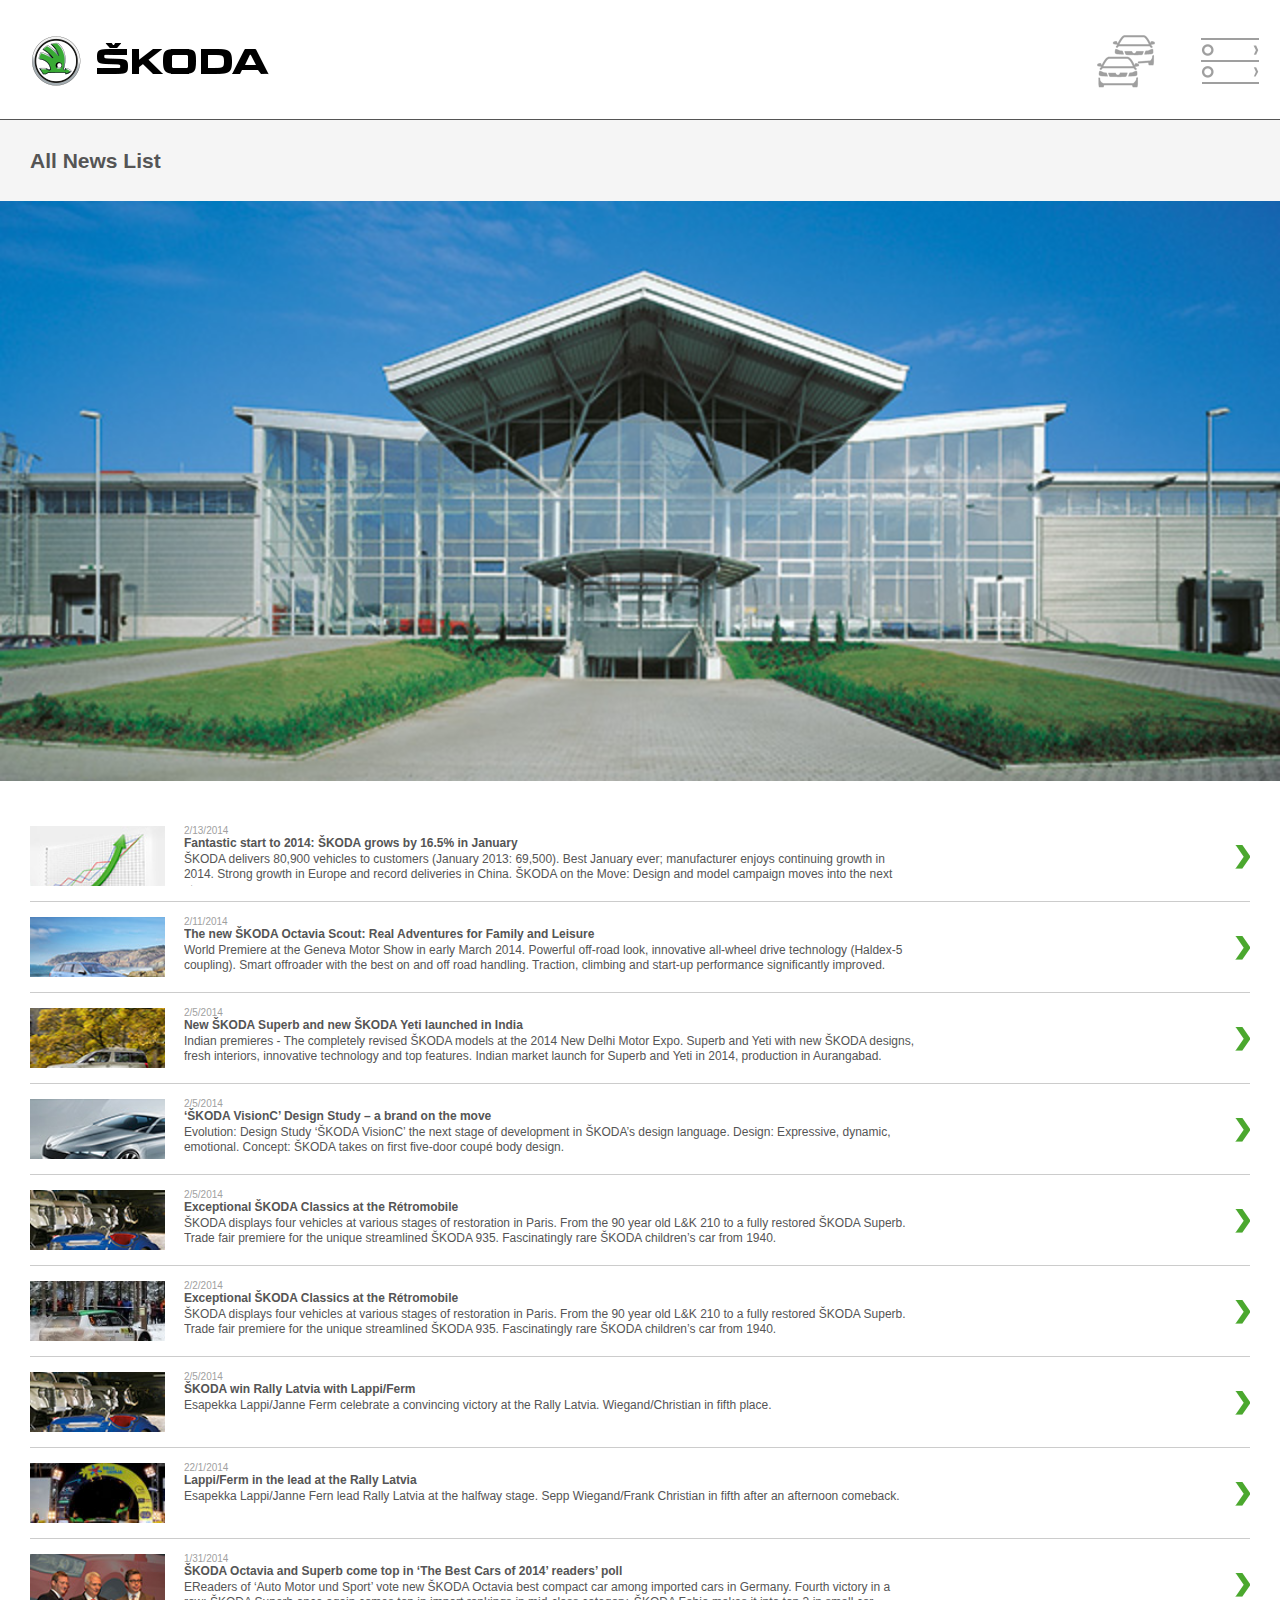
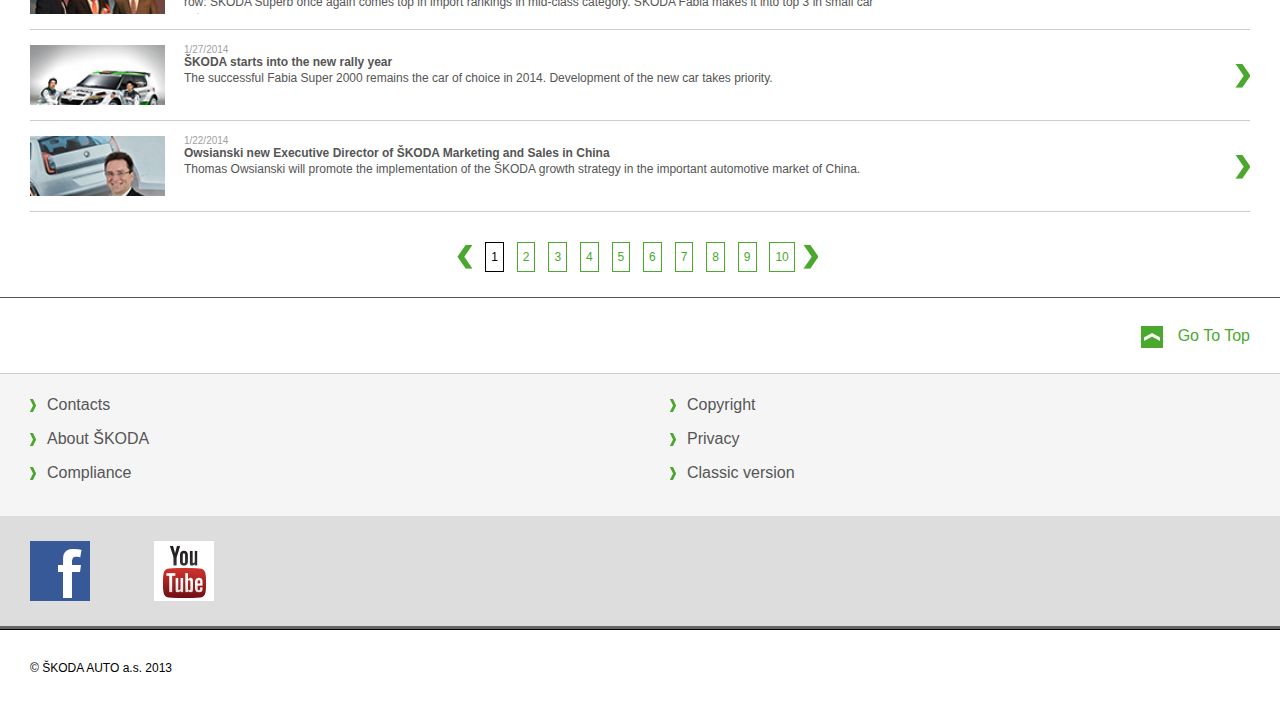
<file: public_html/news.html>
<!DOCTYPE html>
<!--[if lt IE 7]>      <html class="no-js lt-ie9 lt-ie8 lt-ie7"> <![endif]-->
<!--[if IE 7]>         <html class="no-js lt-ie9 lt-ie8"> <![endif]-->
<!--[if IE 8]>         <html class="no-js lt-ie9"> <![endif]-->
<!--[if gt IE 8]><!--> <html class="no-js"> <!--<![endif]-->
    <head>
        <meta charset="utf-8">
        <meta http-equiv="X-UA-Compatible" content="IE=edge,chrome=1">
        <title></title>
        <meta name="description" content="">
        <meta name="viewport" content="width=device-width, initial-scale=1 , user-scalable=no">

        <link rel="stylesheet" href="css/bootstrap.min.css">

        <link rel="stylesheet" href="css/bootstrap-theme.min.css">
        <link rel="stylesheet" href="css/main.css">
        <link rel="stylesheet" href="css/slider.css">

        <script src="js/vendor/modernizr-2.6.2-respond-1.1.0.min.js"></script>
    </head>
    <body>
        <!--[if lt IE 7]>
            <p class="browsehappy">You are using an <strong>outdated</strong> browser. Please <a href="http://browsehappy.com/">upgrade your browser</a> to improve your experience.</p>
        <![endif]-->
        <div id="top"></div>
        <div class="wrapper">
            <header>
                <div class="container-fluid">
                    <div class="row">
                        <div class="col-xs-6">
                            <a href="index.html" class="logo">
                                <img src="img/logo.png" alt="skoda">
                            </a>
                        </div>
                        <div class="col-xs-6">
                            <ul class="hMenu">
                                <li class="list-cars">
                                    <a href="javascript:void(0)" class="btn-list-cars dropdown-toggle" data-toggle="dropdown"> <span></span></a>
                                    <div class="dropdown-list dropdown-menu" role="menu">
                                        <div class="subClose"><span>close&nbsp;<strong>X</strong></span></div>
                                        <ul>
                                            <li><a href="#"><img src="img/models/citigo.png" alt="citigo"> <span class="title">Citigo</span> <span class="arrow"></span></a></li>
                                            <li><a href="#"><img src="img/models/fabia.png" alt="fabia"> <span class="title">Fabia</span> <span class="arrow"></span></a></li>
                                            <li><a href="#"><img src="img/models/roomster.png" alt="roomster"> <span class="title">Roomster</span> <span class="arrow"></span></a></li>
                                            <li><a href="#"><img src="img/models/rapid.png" alt="rapid"> <span class="title">Rapid</span> <span class="arrow"></span></a></li>
                                            <li><a href="#"><img src="img/models/octavia.png" alt="octavia"> <span class="title">Octavia</span> <span class="arrow"></span></a></li>
                                            <li><a href="#"><img src="img/models/yeti.png" alt="yeti"> <span class="title">New Yeti</span> <span class="arrow"></span></a></li>
                                            <li><a href="#"><img src="img/models/superb.png" alt="superb"> <span class="title">Superb</span> <span class="arrow"></span></a></li>
                                            <li><a href="#"><img src="img/models/praktik.png" alt="praktik"> <span class="title">Praktik</span> <span class="arrow"></span></a></li>
                                        </ul>
                                    </div>
                                </li>
                                <li class="list-menu">
                                    <a href="javascript:void(0)" class="btn-list-menu dropdown-toggle" data-toggle="dropdown"> <span></span></a>
                                    <div class="dropdown-list dropdown-menu" role="menu">
                                        <div class="subClose"><span>close&nbsp;<strong>X</strong></span></div>
                                        <ul>
                                            <li><a href="#"><span class="title">Experience</span> <span class="arrow"></span></a></li>
                                            <li><a href="#"><span class="title">Service</span> <span class="arrow"></span></a></li>
                                            <li><a href="#"><span class="title">Innavation and safety</span> <span class="arrow"></span></a></li>
                                            <li><a href="#"><span class="title">Concept Cars</span> <span class="arrow"></span></a></li>
                                            <li><a href="#"><span class="title">Environment</span> <span class="arrow"></span></a></li>
                                            <li><a href="#"><span class="title">Motorshows</span> <span class="arrow"></span></a></li>
                                            <li><a href="#"><span class="title">Events</span> <span class="arrow"></span></a></li>
                                            <li><a href="#"><span class="title">Sponsorship</span> <span class="arrow"></span></a></li>
                                            <li><a href="#"><span class="title">Mobile Apps</span> <span class="arrow"></span></a></li>
                                            <li><a href="#"><span class="title">About ŠKODA</span> <span class="arrow"></span></a></li>
                                            <li><a href="#"><span class="title">Career</span> <span class="arrow"></span></a></li>
                                        </ul>
                                    </div>
                                </li>
                            </ul>
                        </div>
                    </div>
                </div>
            </header>
            <div class="content">
                <div class="container-fluid">
                    <div class="row">
                        <div class="main-view">
                            <h1>All News List</h1>
                            <img src="img/news.jpg" alt="News" class="banner">
                        </div>
                        <div class="col-xs-12 visit">
                            <div class="main-view">
                                <div class="news-side">
                                    <ul>
                                        <li>
                                            <a href="#">
                                                <img src="img/news/thumbnail/2014-02-13-rise_201402130905.jpg" alt="rise">
                                                <span class="text">
                                                    <span class="date">2/13/2014</span>
                                                    <span class="title">Fantastic start to 2014: ŠKODA grows by 16.5% in January</span>
                                                    <span class="perex">ŠKODA delivers 80,900 vehicles to customers (January 2013: 69,500).&nbsp;Best January ever; manufacturer enjoys continuing growth in 2014.&nbsp;Strong growth in Europe and record deliveries in China.&nbsp;ŠKODA on the Move: Design and model campaign moves into the next stage.</span>
                                                </span>
                                                <span class="arrow"></span>
                                            </a>
                                        </li>
                                        <li>
                                            <a href="#">
                                                <img src="img/news/thumbnail/2014-02-11-octavia-scout_201402121436.jpg" alt="rise">
                                                <span class="text">
                                                    <span class="date">2/11/2014</span>
                                                    <span class="title">The new ŠKODA Octavia Scout: Real Adventures for Family and Leisure</span>
                                                    <span class="perex">World Premiere at the Geneva Motor Show in early March 2014. Powerful off-road look, innovative all-wheel drive technology (Haldex-5 coupling). Smart offroader with the best on and off road handling. Traction, climbing and start-up performance significantly improved. </span>
                                                </span>
                                                <span class="arrow"></span>
                                            </a>
                                        </li>
                                        <li>
                                            <a href="#">
                                                <img src="img/news/thumbnail/2014-02-05-skoda-india_201402121436.jpg" alt="rise">
                                                <span class="text">
                                                    <span class="date">2/5/2014</span>
                                                    <span class="title">New ŠKODA Superb and new ŠKODA Yeti launched in India</span>
                                                    <span class="perex">Indian premieres - The completely revised ŠKODA models at the 2014 New Delhi Motor Expo. Superb and Yeti with new ŠKODA designs, fresh interiors, innovative technology and top features. Indian market launch for Superb and Yeti in 2014, production in Aurangabad.</span>
                                                </span>
                                                <span class="arrow"></span>
                                            </a>
                                        </li>
                                        <li>
                                            <a href="#">
                                                <img src="img/news/thumbnail/2014-02-05-visionc_201402121436.jpg" alt="rise">
                                                <span class="text">
                                                    <span class="date">2/5/2014</span>
                                                    <span class="title">‘ŠKODA VisionC’ Design Study – a brand on the move</span>
                                                    <span class="perex">Evolution: Design Study ‘ŠKODA VisionC’ the next stage of development in ŠKODA’s design language. Design: Expressive, dynamic, emotional. Concept: ŠKODA takes on first five-door coupé body design.</span>
                                                    <span class="arrow"></span>
                                            </a>
                                        </li>
                                        <li>
                                            <a href="#">
                                                <img src="img/news/thumbnail/2014-02-05-retromobile_201402121436.jpg" alt="rise">
                                                <span class="text">
                                                    <span class="date">2/5/2014</span>
                                                    <span class="title">Exceptional ŠKODA Classics at the Rétromobile</span>
                                                    <span class="perex">ŠKODA displays four vehicles at various stages of restoration in Paris. From the 90 year old L&K 210 to a fully restored ŠKODA Superb. Trade fair premiere for the unique streamlined ŠKODA 935. Fascinatingly rare ŠKODA children’s car from 1940.</span>
                                                    <span class="arrow"></span>
                                            </a>
                                        </li>
                                        <li>
                                            <a href="#">
                                                <img src="img/news/thumbnail/2014-02-02-rally-latvia-miniatura_201402121540.jpg" alt="rise">
                                                <span class="text">
                                                    <span class="date">2/2/2014</span>
                                                    <span class="title">Exceptional ŠKODA Classics at the Rétromobile</span>
                                                    <span class="perex">ŠKODA displays four vehicles at various stages of restoration in Paris. From the 90 year old L&K 210 to a fully restored ŠKODA Superb. Trade fair premiere for the unique streamlined ŠKODA 935. Fascinatingly rare ŠKODA children’s car from 1940.</span>
                                                    <span class="arrow"></span>
                                            </a>
                                        </li>
                                        <li>
                                            <a href="#">
                                                <img src="img/news/thumbnail/2014-02-05-retromobile_201402121436.jpg" alt="rise">
                                                <span class="text">
                                                    <span class="date">2/5/2014</span>
                                                    <span class="title">ŠKODA win Rally Latvia with Lappi/Ferm</span>
                                                    <span class="perex">Esapekka Lappi/Janne Ferm celebrate a convincing victory at the Rally Latvia. Wiegand/Christian in fifth place. </span>
                                                    <span class="arrow"></span>
                                            </a>
                                        </li>
                                        <li>
                                            <a href="#">
                                                <img src="img/news/thumbnail/2014-02-01-rally-latvia-miniatura_201402121540.jpg" alt="rise">
                                                <span class="text">
                                                    <span class="date">22/1/2014</span>
                                                    <span class="title">Lappi/Ferm in the lead at the Rally Latvia</span>
                                                    <span class="perex">Esapekka Lappi/Janne Fern lead Rally Latvia at the halfway stage. Sepp Wiegand/Frank Christian in fifth after an afternoon comeback.</span>
                                                    <span class="arrow"></span>
                                            </a>
                                        </li>
                                        <li>
                                            <a href="#">
                                                <img src="img/news/thumbnail/2014-01-31-octavia_201402121436.jpg" alt="rise">
                                                <span class="text">
                                                    <span class="date">1/31/2014</span>
                                                    <span class="title">ŠKODA Octavia and Superb come top in ‘The Best Cars of 2014’ readers’ poll</span>
                                                    <span class="perex">EReaders of ‘Auto Motor und Sport’ vote new ŠKODA Octavia best compact car among imported cars in Germany. Fourth victory in a row: ŠKODA Superb once again comes top in import rankings in mid-class category. ŠKODA Fabia makes it into top 3 in small car category.</span>
                                                    <span class="arrow"></span>
                                            </a>
                                        </li>
                                        <li>
                                            <a href="#">
                                                <img src="img/news/thumbnail/2014-01-27-wiegand_201402121540.jpg" alt="rise">
                                                <span class="text">
                                                    <span class="date">1/27/2014</span>
                                                    <span class="title">ŠKODA starts into the new rally year</span>
                                                    <span class="perex">The successful Fabia Super 2000 remains the car of choice in 2014. Development of the new car takes priority.</span>
                                                    <span class="arrow"></span>
                                            </a>
                                        </li>
                                        <li>
                                            <a href="#">
                                                <img src="img/news/thumbnail/2014-01-22-owsianski_201402121436.jpg" alt="rise">
                                                <span class="text">
                                                    <span class="date">1/22/2014</span>
                                                    <span class="title">Owsianski new Executive Director of ŠKODA Marketing and Sales in China</span>
                                                    <span class="perex">Thomas Owsianski will promote the implementation of the ŠKODA growth strategy in the important automotive market of China.</span>
                                                    <span class="arrow"></span>
                                            </a>
                                        </li>
                                    </ul>
                                </div>
                                <ul class="pagination news-pagination">
                                    <li class="prev"><a href="#"><span class="arrow prev"></span></a></li>
                                    <li class="current"><a href="#">1</a></li>
                                    <li><a href="#">2</a></li>
                                    <li><a href="#">3</a></li>
                                    <li><a href="#">4</a></li>
                                    <li><a href="#">5</a></li>
                                    <li><a href="#">6</a></li>
                                    <li><a href="#">7</a></li>
                                    <li><a href="#">8</a></li>
                                    <li><a href="#">9</a></li>
                                    <li><a href="#">10</a></li>
                                    <li class="next-pag"><a href="#"><span class="arrow"></span></a></li>
                                </ul>
                            </div>
                            <div class="clearfix"></div>
                        </div>
                        <div class="bToGo"><a href="#top"><span></span>Go To Top</a></div>
                        <footer>
                            <div class="row-fluid clearfix">
                                <div class="col-xs-6">
                                    <ul>
                                        <li><a href="#"><span></span>Contacts</a></li>
                                        <li><a href="#"><span></span>About ŠKODA</a></li>
                                        <li><a href="#"><span></span>Compliance</a></li>
                                    </ul>
                                </div>
                                <div class="col-xs-6">
                                    <ul>
                                        <li><a href="#"><span></span>Copyright</a></li>
                                        <li><a href="#"><span></span>Privacy</a></li>
                                        <li><a href="#"><span></span>Classic version</a></li>
                                    </ul>
                                </div>
                            </div>
                            <div class="row-fluid clearfix social-block">
                                <div class="row">
                                    <div class="col-xs-12">
                                        <a href="http://www.facebook.com/skoda" class="social facebook"></a>
                                        <a href="http://www.youtube.com/user/skoda?sub_confirmation=1" class="social youtube"></a>
                                    </div>
                                </div>
                            </div>
                            <div class="row-fluid clearfix copyr">
                                <div class="col-xs-12">
                                    <p>&copy; ŠKODA AUTO a.s. 2013</p>
                                </div>
                            </div>
                        </footer>
                    </div>
                </div>
            </div>
        </div>

        <!-- /container -->
        <script src="//ajax.googleapis.com/ajax/libs/jquery/1.11.0/jquery.js"></script>
        <script>window.jQuery || document.write('<script src="js/vendor/jquery-1.11.0.js"><\/script>')</script>

        <script src="js/vendor/bootstrap.min.js"></script>
        <script src="js/jquery.iosslider.js"></script>

        <script src="js/main.js"></script>
    </body>
</html>
</file>
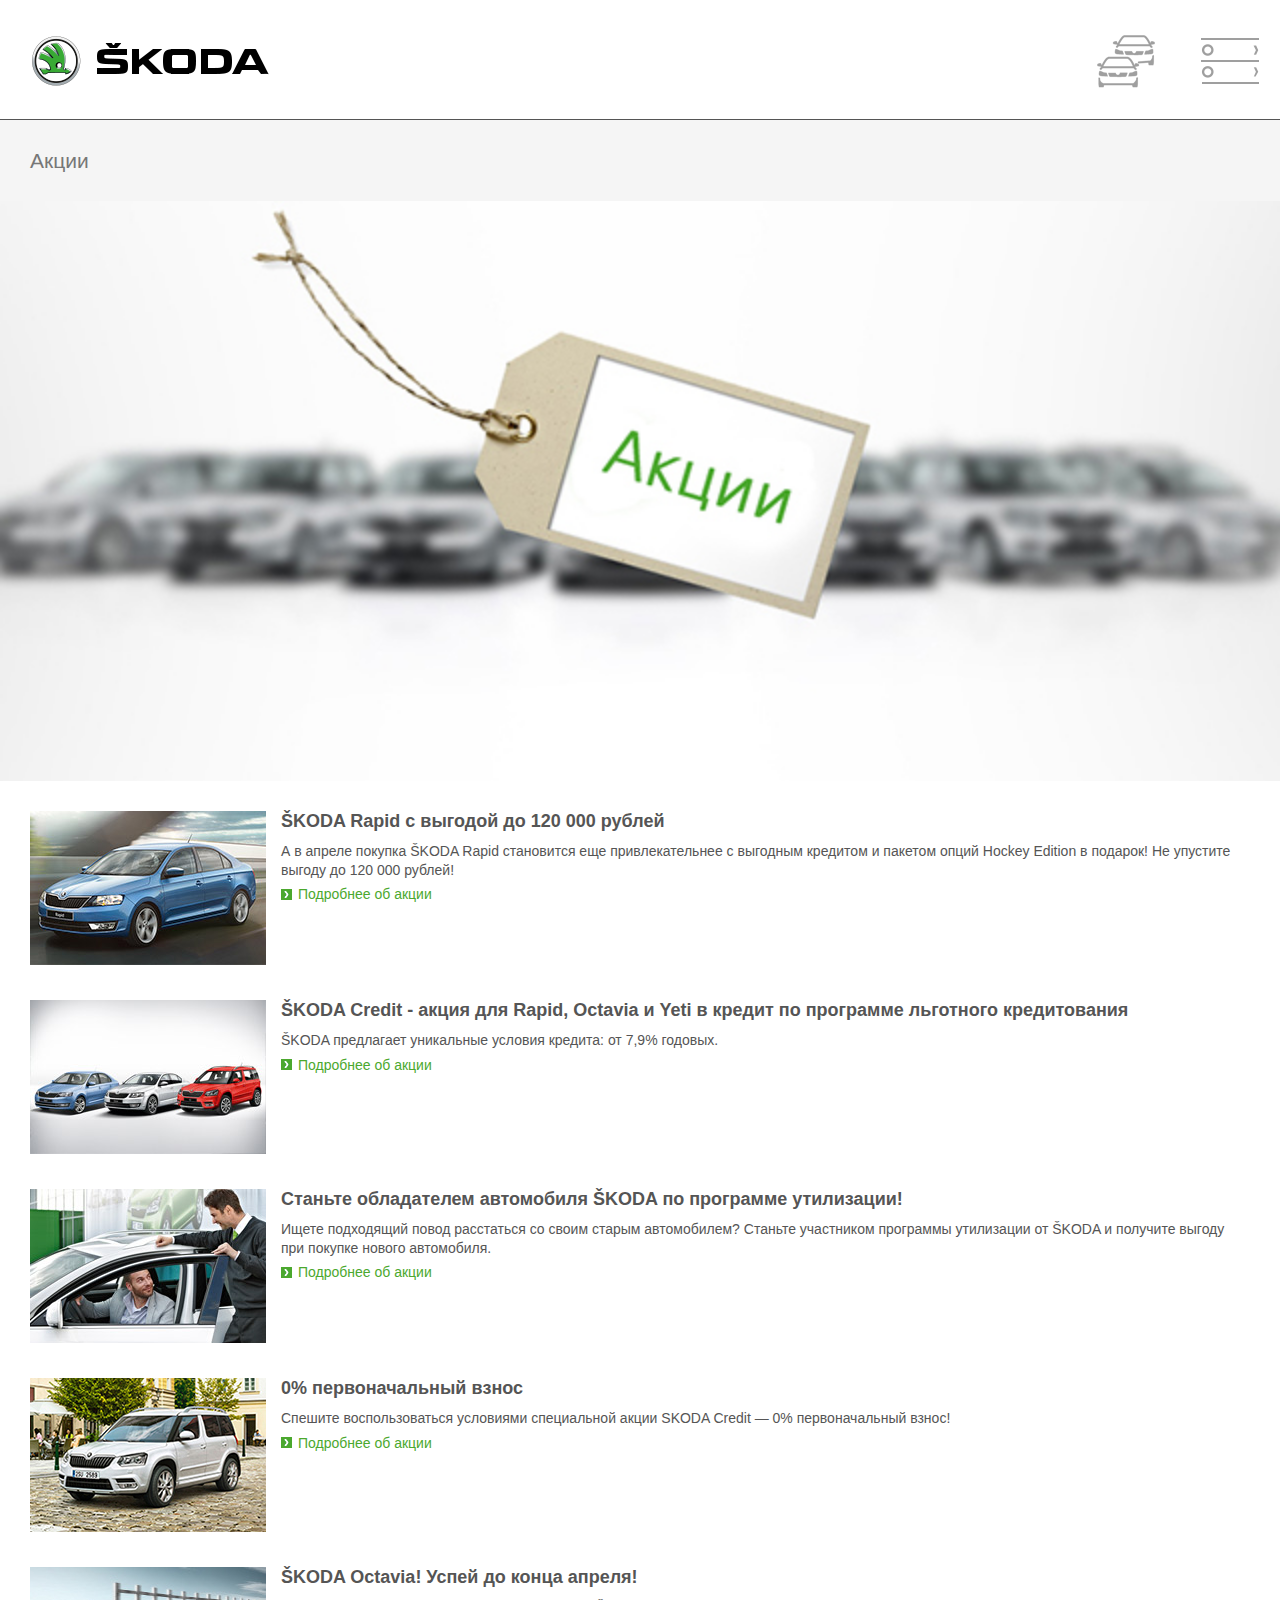
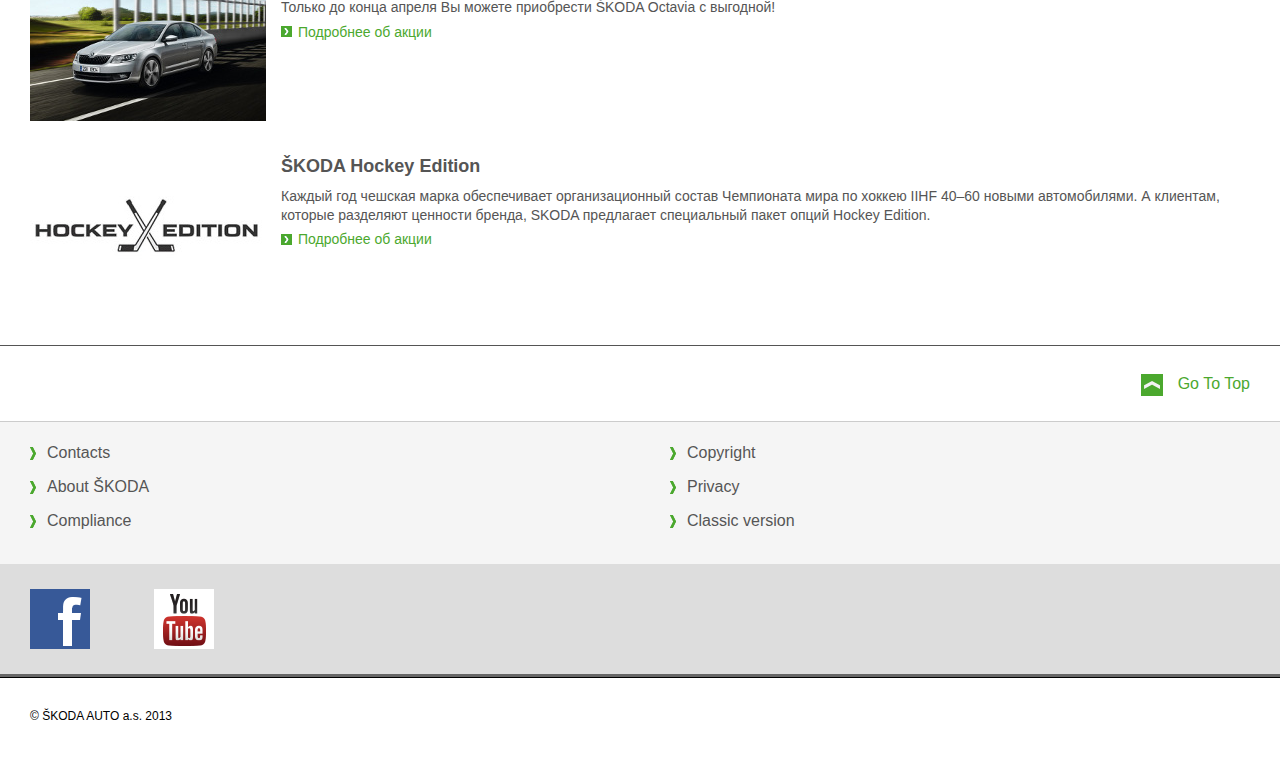
<file: public_html/promo.html>
<!DOCTYPE html>
<!--[if lt IE 7]>      <html class="no-js lt-ie9 lt-ie8 lt-ie7"> <![endif]-->
<!--[if IE 7]>         <html class="no-js lt-ie9 lt-ie8"> <![endif]-->
<!--[if IE 8]>         <html class="no-js lt-ie9"> <![endif]-->
<!--[if gt IE 8]><!--> <html class="no-js"> <!--<![endif]-->
    <head>
        <meta charset="utf-8">
        <meta http-equiv="X-UA-Compatible" content="IE=edge,chrome=1">
        <title></title>
        <meta name="description" content="">
        <meta name="viewport" content="width=device-width, initial-scale=1 , user-scalable=no">

        <link rel="stylesheet" href="css/bootstrap.min.css">

        <link rel="stylesheet" href="css/bootstrap-theme.min.css">
        <link rel="stylesheet" href="css/main.css">
        <link rel="stylesheet" href="css/slider.css">

        <script src="js/vendor/modernizr-2.6.2-respond-1.1.0.min.js"></script>
    </head>
    <body>
        <!--[if lt IE 7]>
            <p class="browsehappy">You are using an <strong>outdated</strong> browser. Please <a href="http://browsehappy.com/">upgrade your browser</a> to improve your experience.</p>
        <![endif]-->
        <div id="top"></div>
        <div class="wrapper">
            <header>
                <div class="container-fluid">
                    <div class="row">
                        <div class="col-xs-6">
                            <a href="index.html" class="logo">
                                <img src="img/logo.png" alt="skoda">
                            </a>
                        </div>
                        <div class="col-xs-6">
                            <ul class="hMenu">
                                <li class="list-cars">
                                    <a href="javascript:void(0)" class="btn-list-cars dropdown-toggle" data-toggle="dropdown"> <span></span></a>
                                    <div class="dropdown-list dropdown-menu" role="menu">
                                        <div class="subClose"><span>close&nbsp;<strong>X</strong></span></div>
                                        <ul>
                                            <li><a href="#"><img src="img/models/citigo.png" alt="citigo"> <span class="title">Citigo</span> <span class="arrow"></span></a></li>
                                            <li><a href="#"><img src="img/models/fabia.png" alt="fabia"> <span class="title">Fabia</span> <span class="arrow"></span></a></li>
                                            <li><a href="#"><img src="img/models/roomster.png" alt="roomster"> <span class="title">Roomster</span> <span class="arrow"></span></a></li>
                                            <li><a href="#"><img src="img/models/rapid.png" alt="rapid"> <span class="title">Rapid</span> <span class="arrow"></span></a></li>
                                            <li><a href="#"><img src="img/models/octavia.png" alt="octavia"> <span class="title">Octavia</span> <span class="arrow"></span></a></li>
                                            <li><a href="#"><img src="img/models/yeti.png" alt="yeti"> <span class="title">New Yeti</span> <span class="arrow"></span></a></li>
                                            <li><a href="#"><img src="img/models/superb.png" alt="superb"> <span class="title">Superb</span> <span class="arrow"></span></a></li>
                                            <li><a href="#"><img src="img/models/praktik.png" alt="praktik"> <span class="title">Praktik</span> <span class="arrow"></span></a></li>
                                        </ul>
                                    </div>
                                </li>
                                <li class="list-menu">
                                    <a href="javascript:void(0)" class="btn-list-menu dropdown-toggle" data-toggle="dropdown"> <span></span></a>
                                    <div class="dropdown-list dropdown-menu" role="menu">
                                        <div class="subClose"><span>close&nbsp;<strong>X</strong></span></div>
                                        <ul>
                                            <li><a href="#"><span class="title">Experience</span> <span class="arrow"></span></a></li>
                                            <li><a href="#"><span class="title">Service</span> <span class="arrow"></span></a></li>
                                            <li><a href="#"><span class="title">Innavation and safety</span> <span class="arrow"></span></a></li>
                                            <li><a href="#"><span class="title">Concept Cars</span> <span class="arrow"></span></a></li>
                                            <li><a href="#"><span class="title">Environment</span> <span class="arrow"></span></a></li>
                                            <li><a href="#"><span class="title">Motorshows</span> <span class="arrow"></span></a></li>
                                            <li><a href="#"><span class="title">Events</span> <span class="arrow"></span></a></li>
                                            <li><a href="#"><span class="title">Sponsorship</span> <span class="arrow"></span></a></li>
                                            <li><a href="#"><span class="title">Mobile Apps</span> <span class="arrow"></span></a></li>
                                            <li><a href="#"><span class="title">About ŠKODA</span> <span class="arrow"></span></a></li>
                                            <li><a href="#"><span class="title">Career</span> <span class="arrow"></span></a></li>
                                        </ul>
                                    </div>
                                </li>
                            </ul>
                        </div>
                    </div>
                </div>
            </header>
            <div class="content">
                <div class="container-fluid">
                    <div class="row">
                        <div class="main-view">
                            <h1 class="promo">Акции</h1>
                            <img src="img/promo.jpg" alt="Promo" class="banner">
                        </div>
                        <div class="col-xs-12 visit">
                            <div class="main-view">
                                <div class="news-side">
                                    <div class="promo-list">
                                        <div class="item clearfix">
                                            <div class="image">
                                                <a href="#"><img src="img/promo/1.jpg" alt="rise"></a>
                                            </div>
                                            <div class="text">
                                                <h2>ŠKODA Rapid с выгодой до 120 000 рублей</h2>
                                                <p>А в апреле покупка ŠKODA Rapid становится еще привлекательнее с выгодным кредитом и пакетом опций Hockey Edition в подарок! Не упустите выгоду до 120 000 рублей!</p>
                                                <a class="more" href="#">Подробнее об акции</a>
                                            </div>
                                        </div>
                                        <div class="item clearfix">
                                            <div class="image">
                                                <a href="#"><img src="img/promo/2.jpg" alt="rise"></a>
                                            </div>
                                            <div class="text">
                                                <h2>ŠKODA Credit - акция для Rapid, Octavia и Yeti в кредит по программе льготного кредитования</h2>
                                                <p>ŠKODA предлагает уникальные условия кредита: от 7,9% годовых.</p>
                                                <a class="more" href="#">Подробнее об акции</a>
                                            </div>
                                        </div>
                                        <div class="item clearfix">
                                            <div class="image">
                                                <a href="#"><img src="img/promo/3.jpg" alt="rise"></a>
                                            </div>
                                            <div class="text">
                                                <h2>Станьте обладателем автомобиля ŠKODA по программе утилизации!</h2>
                                                <p>Ищете подходящий повод расстаться со своим старым автомобилем? Станьте участником программы утилизации от ŠKODA и получите выгоду при покупке нового автомобиля.</p>
                                                <a class="more" href="#">Подробнее об акции</a>
                                            </div>
                                        </div>
                                        <div class="item clearfix">
                                            <div class="image">
                                                <a href="#"><img src="img/promo/4.jpg" alt="rise"></a>
                                            </div>
                                            <div class="text">
                                                <h2>0% первоначальный взнос</h2>
                                                <p>Спешите воспользоваться условиями специальной акции SKODA Credit — 0% первоначальный взнос!  </p>
                                                <a class="more" href="#">Подробнее об акции</a>
                                            </div>
                                        </div>
                                        <div class="item clearfix">
                                            <div class="image">
                                                <a href="#"><img src="img/promo/5.jpg" alt="rise"></a>
                                            </div>
                                            <div class="text">
                                                <h2>ŠKODA Octavia! Успей до конца апреля!</h2>
                                                <p>Только до конца апреля Вы можете приобрести ŠKODA Octavia c выгодной!</p>
                                                <a class="more" href="#">Подробнее об акции</a>
                                            </div>
                                        </div>
                                        <div class="item clearfix">
                                            <div class="image">
                                                <a href="#"><img src="img/promo/6.jpg" alt="rise"></a>
                                            </div>
                                            <div class="text">
                                                <h2>ŠKODA Hockey Edition</h2>
                                                <p>Каждый год чешская марка обеспечивает организационный состав Чемпионата мира по хоккею IIHF 40–60 новыми автомобилями. А клиентам, которые разделяют ценности бренда, SKODA предлагает специальный пакет опций Hockey Edition.</p>
                                                <a class="more" href="#">Подробнее об акции</a>
                                            </div>
                                        </div>
                                    </div>
                                </div>
                            </div>
                            <div class="clearfix"></div>
                        </div>
                        <div class="bToGo"><a href="#top"><span></span>Go To Top</a></div>
                        <footer>
                            <div class="row-fluid clearfix">
                                <div class="col-xs-6">
                                    <ul>
                                        <li><a href="#"><span></span>Contacts</a></li>
                                        <li><a href="#"><span></span>About ŠKODA</a></li>
                                        <li><a href="#"><span></span>Compliance</a></li>
                                    </ul>
                                </div>
                                <div class="col-xs-6">
                                    <ul>
                                        <li><a href="#"><span></span>Copyright</a></li>
                                        <li><a href="#"><span></span>Privacy</a></li>
                                        <li><a href="#"><span></span>Classic version</a></li>
                                    </ul>
                                </div>
                            </div>
                            <div class="row-fluid clearfix social-block">
                                <div class="row">
                                    <div class="col-xs-12">
                                        <a href="http://www.facebook.com/skoda" class="social facebook"></a>
                                        <a href="http://www.youtube.com/user/skoda?sub_confirmation=1" class="social youtube"></a>
                                    </div>
                                </div>
                            </div>
                            <div class="row-fluid clearfix copyr">
                                <div class="col-xs-12">
                                    <p>&copy; ŠKODA AUTO a.s. 2013</p>
                                </div>
                            </div>
                        </footer>
                    </div>
                </div>
            </div>
        </div>

        <!-- /container -->
        <script src="//ajax.googleapis.com/ajax/libs/jquery/1.11.0/jquery.js"></script>
        <script>window.jQuery || document.write('<script src="js/vendor/jquery-1.11.0.js"><\/script>')</script>

        <script src="js/vendor/bootstrap.min.js"></script>
        <script src="js/jquery.iosslider.js"></script>

        <script src="js/main.js"></script>
    </body>
</html>
</file>
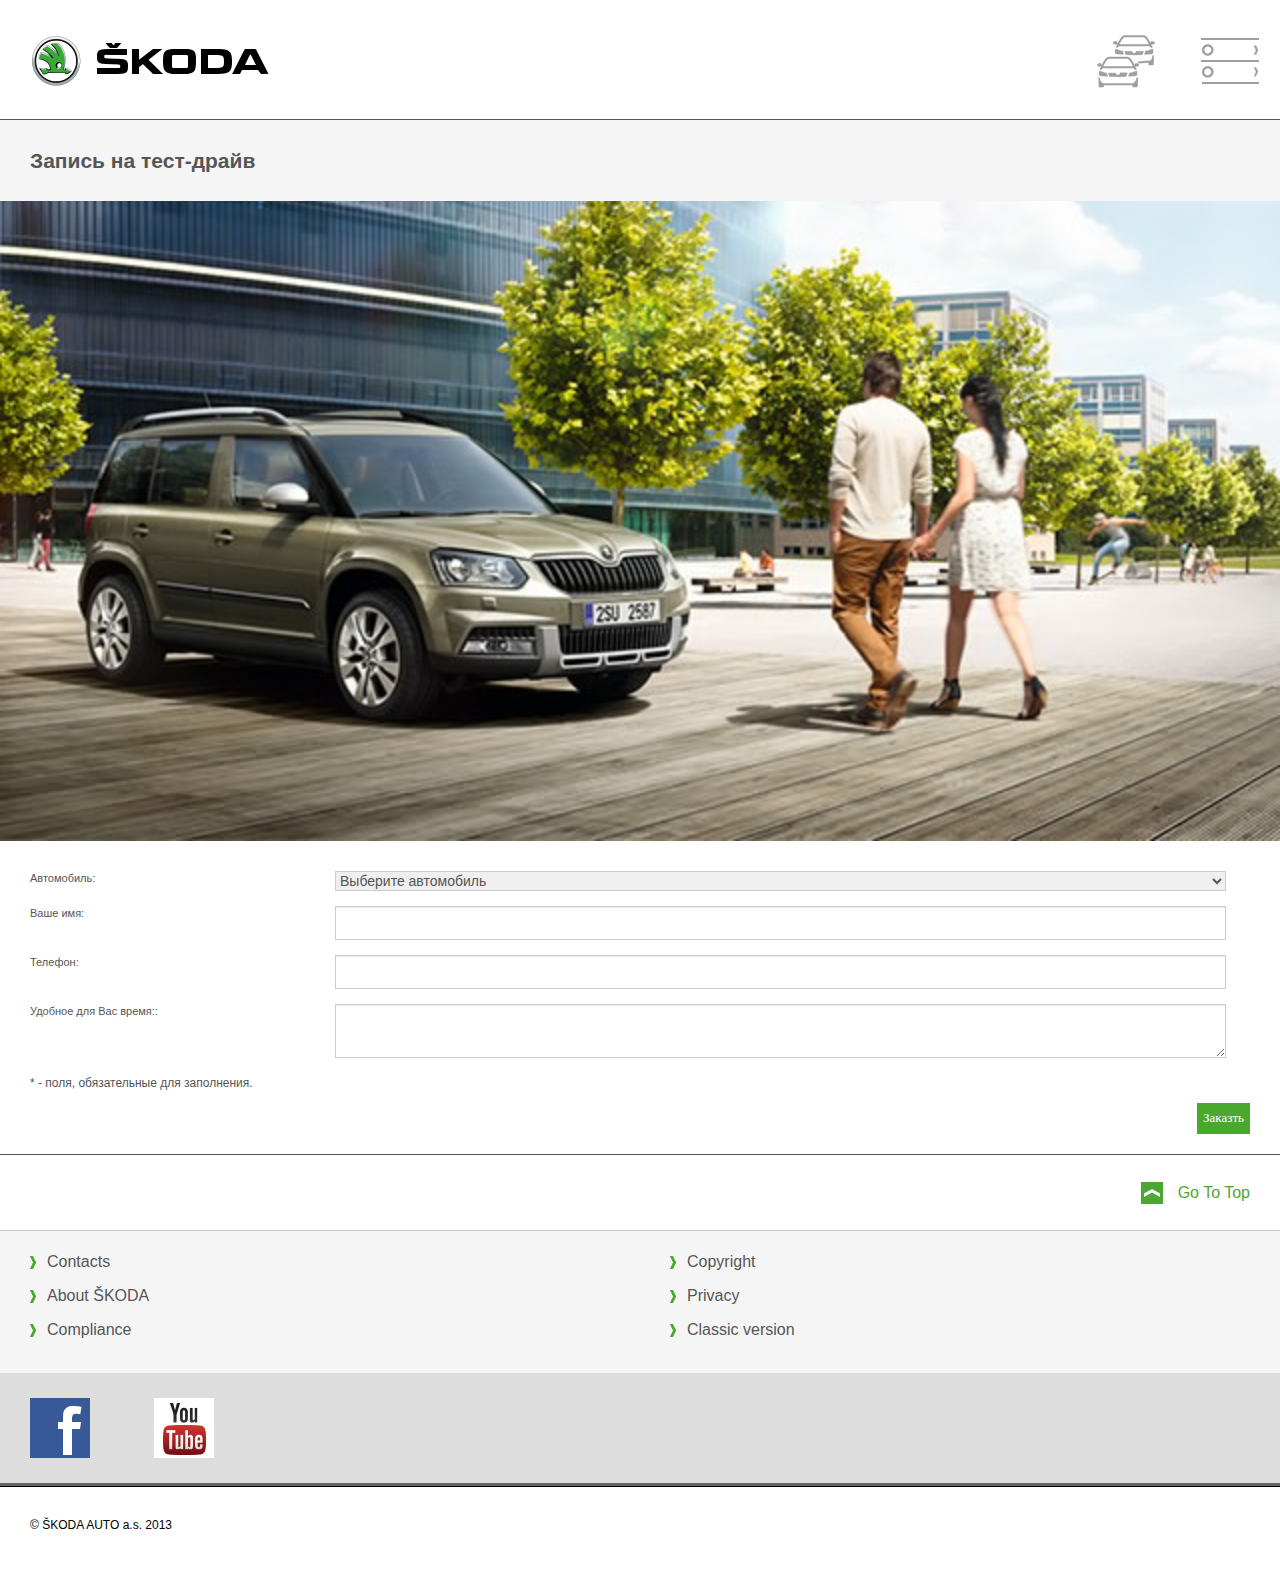
<file: public_html/subscribe.html>
<!DOCTYPE html>
<!--[if lt IE 7]>      <html class="no-js lt-ie9 lt-ie8 lt-ie7"> <![endif]-->
<!--[if IE 7]>         <html class="no-js lt-ie9 lt-ie8"> <![endif]-->
<!--[if IE 8]>         <html class="no-js lt-ie9"> <![endif]-->
<!--[if gt IE 8]><!--> <html class="no-js"> <!--<![endif]-->
    <head>
        <meta charset="utf-8">
        <meta http-equiv="X-UA-Compatible" content="IE=edge,chrome=1">
        <title></title>
        <meta name="description" content="">
        <meta name="viewport" content="width=device-width, initial-scale=1 , user-scalable=no">

        <link rel="stylesheet" href="css/bootstrap.min.css">

        <link rel="stylesheet" href="css/bootstrap-theme.min.css">
        <link rel="stylesheet" href="css/main.css">
        <link rel="stylesheet" href="css/slider.css">

        <script src="js/vendor/modernizr-2.6.2-respond-1.1.0.min.js"></script>
    </head>
    <body>
        <!--[if lt IE 7]>
            <p class="browsehappy">You are using an <strong>outdated</strong> browser. Please <a href="http://browsehappy.com/">upgrade your browser</a> to improve your experience.</p>
        <![endif]-->
		<div id="top"></div>
        <div class="wrapper">
            <header>
                <div class="container-fluid">
                    <div class="row">
                        <div class="col-xs-6">
                            <a href="index.html" class="logo">
                                <img src="img/logo.png" alt="skoda">
                            </a>
                        </div>
                        <div class="col-xs-6">
                            <ul class="hMenu">
                                <li class="list-cars">
                                    <a href="javascript:void(0)" class="btn-list-cars dropdown-toggle" data-toggle="dropdown"> <span></span></a>
                                    <div class="dropdown-list dropdown-menu" role="menu">
                                        <div class="subClose"><span>close&nbsp;<strong>X</strong></span></div>
                                        <ul>
                                            <li><a href="#"><img src="img/models/citigo.png" alt="citigo"> <span class="title">Citigo</span> <span class="arrow"></span></a></li>
                                            <li><a href="#"><img src="img/models/fabia.png" alt="fabia"> <span class="title">Fabia</span> <span class="arrow"></span></a></li>
                                            <li><a href="#"><img src="img/models/roomster.png" alt="roomster"> <span class="title">Roomster</span> <span class="arrow"></span></a></li>
                                            <li><a href="#"><img src="img/models/rapid.png" alt="rapid"> <span class="title">Rapid</span> <span class="arrow"></span></a></li>
                                            <li><a href="#"><img src="img/models/octavia.png" alt="octavia"> <span class="title">Octavia</span> <span class="arrow"></span></a></li>
                                            <li><a href="#"><img src="img/models/yeti.png" alt="yeti"> <span class="title">New Yeti</span> <span class="arrow"></span></a></li>
                                            <li><a href="#"><img src="img/models/superb.png" alt="superb"> <span class="title">Superb</span> <span class="arrow"></span></a></li>
                                            <li><a href="#"><img src="img/models/praktik.png" alt="praktik"> <span class="title">Praktik</span> <span class="arrow"></span></a></li>
                                        </ul>
                                    </div>
                                </li>
                                <li class="list-menu">
                                    <a href="javascript:void(0)" class="btn-list-menu dropdown-toggle" data-toggle="dropdown"> <span></span></a>
                                    <div class="dropdown-list dropdown-menu" role="menu">
                                        <div class="subClose"><span>close&nbsp;<strong>X</strong></span></div>
                                        <ul>
                                            <li><a href="#"><span class="title">Experience</span> <span class="arrow"></span></a></li>
                                            <li><a href="#"><span class="title">Service</span> <span class="arrow"></span></a></li>
                                            <li><a href="#"><span class="title">Innavation and safety</span> <span class="arrow"></span></a></li>
                                            <li><a href="#"><span class="title">Concept Cars</span> <span class="arrow"></span></a></li>
                                            <li><a href="#"><span class="title">Environment</span> <span class="arrow"></span></a></li>
                                            <li><a href="#"><span class="title">Motorshows</span> <span class="arrow"></span></a></li>
                                            <li><a href="#"><span class="title">Events</span> <span class="arrow"></span></a></li>
                                            <li><a href="#"><span class="title">Sponsorship</span> <span class="arrow"></span></a></li>
                                            <li><a href="#"><span class="title">Mobile Apps</span> <span class="arrow"></span></a></li>
                                            <li><a href="#"><span class="title">About ŠKODA</span> <span class="arrow"></span></a></li>
                                            <li><a href="#"><span class="title">Career</span> <span class="arrow"></span></a></li>
                                        </ul>
                                    </div>
                                </li>
                            </ul>
                        </div>
                    </div>
                </div>
            </header>
            <div class="content">
                <div class="container-fluid">
                    <div class="row">
						<div class="main-view">
							<h1>Запись на тест-драйв</h1>
							<img src="img/new-yeti-outdoor_201405271942.jpg" alt="News" class="banner">
						</div>
						<div class="col-xs-12 visit">
							<div class="main-view">
								<form class="online-command">
									<div class="form-group">
										<label>Автомобиль:</label>
										<select>
											<option selected="" value="29">Выберите автомобиль</option>
											<option value="30">SKODA Fabia</option>
											<option value="32">SKODA Octavia</option>
											<option value="35">SKODA Yeti</option>
											<option value="36">SKODA Superb</option>
											<option value="57">SKODA Rapid</option>
										</select>
									</div>
									<div class="form-group">
										<label>Ваше имя:</label>
										<input type="text" class="form-control">
									</div>
									<div class="form-group">
										<label>Телефон:</label>
										<input type="text" class="form-control">
									</div>
									<div class="form-group">
										<label>Удобное для
											Вас время::</label>
										<textarea class="form-control"></textarea>
									</div>
									<p>* - поля, обязательные для заполнения.</p>
									<div class="form-group">
										<input type="submit" value="Заказть">
									</div>
								</form>
							</div>
							<div class="clearfix"></div>
						</div>
						<div class="bToGo"><a href="#top"><span></span>Go To Top</a></div>
						<footer>
							<div class="row-fluid clearfix">
								<div class="col-xs-6">
									<ul>
										<li><a href="#"><span></span>Contacts</a></li>
										<li><a href="#"><span></span>About ŠKODA</a></li>
										<li><a href="#"><span></span>Compliance</a></li>
									</ul>
								</div>
								<div class="col-xs-6">
									<ul>
										<li><a href="#"><span></span>Copyright</a></li>
										<li><a href="#"><span></span>Privacy</a></li>
										<li><a href="#"><span></span>Classic version</a></li>
									</ul>
								</div>
							</div>
							<div class="row-fluid clearfix social-block">
								<div class="row">
									<div class="col-xs-12">
										<a href="http://www.facebook.com/skoda" class="social facebook"></a>
										<a href="http://www.youtube.com/user/skoda?sub_confirmation=1" class="social youtube"></a>
									</div>
								</div>
							</div>
							<div class="row-fluid clearfix copyr">
								<div class="col-xs-12">
									<p>&copy; ŠKODA AUTO a.s. 2013</p>
								</div>
							</div>
						</footer>
                    </div>
                </div>
            </div>
        </div>

        <!-- /container -->
        <script src="//ajax.googleapis.com/ajax/libs/jquery/1.11.0/jquery.js"></script>
        <script>window.jQuery || document.write('<script src="js/vendor/jquery-1.11.0.js"><\/script>')</script>

        <script src="js/vendor/bootstrap.min.js"></script>
        <script src="js/jquery.iosslider.js"></script>

        <script src="js/main.js"></script>
    </body>
</html>
</file>
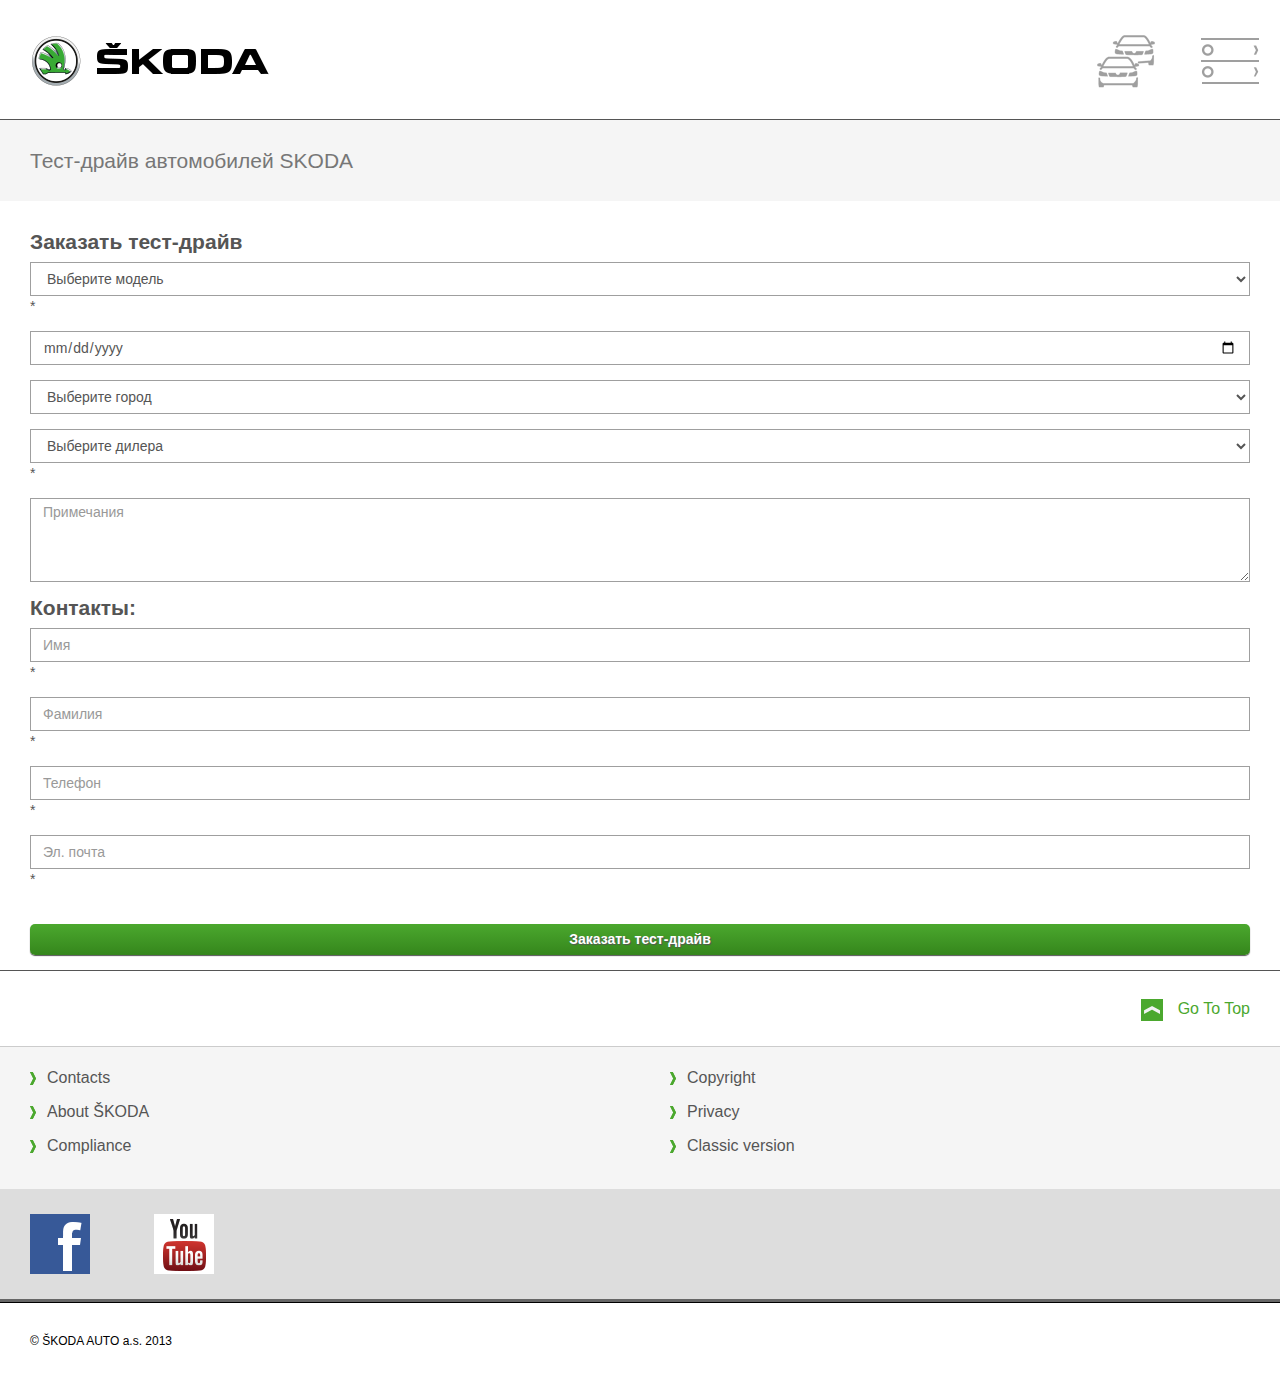
<file: public_html/test-drive.html>
<!DOCTYPE html>
<!--[if lt IE 7]>      <html class="no-js lt-ie9 lt-ie8 lt-ie7"> <![endif]-->
<!--[if IE 7]>         <html class="no-js lt-ie9 lt-ie8"> <![endif]-->
<!--[if IE 8]>         <html class="no-js lt-ie9"> <![endif]-->
<!--[if gt IE 8]><!--> <html class="no-js"> <!--<![endif]-->
    <head>
        <meta charset="utf-8">
        <meta http-equiv="X-UA-Compatible" content="IE=edge,chrome=1">
        <title></title>
        <meta name="description" content="">
        <meta name="viewport" content="width=device-width, initial-scale=1 , user-scalable=no">

        <link rel="stylesheet" href="css/bootstrap.min.css">

        <link rel="stylesheet" href="css/bootstrap-theme.min.css">
        <link rel="stylesheet" href="css/main.css">
        <link rel="stylesheet" href="css/slider.css">

        <script src="js/vendor/modernizr-2.6.2-respond-1.1.0.min.js"></script>
    </head>
    <body>
        <!--[if lt IE 7]>
            <p class="browsehappy">You are using an <strong>outdated</strong> browser. Please <a href="http://browsehappy.com/">upgrade your browser</a> to improve your experience.</p>
        <![endif]-->
        <div id="top"></div>
        <div class="wrapper">
            <header>
                <div class="container-fluid">
                    <div class="row">
                        <div class="col-xs-6">
                            <a href="index.html" class="logo">
                                <img src="img/logo.png" alt="skoda">
                            </a>
                        </div>
                        <div class="col-xs-6">
                            <ul class="hMenu">
                                <li class="list-cars">
                                    <a href="javascript:void(0)" class="btn-list-cars dropdown-toggle" data-toggle="dropdown"> <span></span></a>
                                    <div class="dropdown-list dropdown-menu" role="menu">
                                        <div class="subClose"><span>close&nbsp;<strong>X</strong></span></div>
                                        <ul>
                                            <li><a href="#"><img src="img/models/citigo.png" alt="citigo"> <span class="title">Citigo</span> <span class="arrow"></span></a></li>
                                            <li><a href="#"><img src="img/models/fabia.png" alt="fabia"> <span class="title">Fabia</span> <span class="arrow"></span></a></li>
                                            <li><a href="#"><img src="img/models/roomster.png" alt="roomster"> <span class="title">Roomster</span> <span class="arrow"></span></a></li>
                                            <li><a href="#"><img src="img/models/rapid.png" alt="rapid"> <span class="title">Rapid</span> <span class="arrow"></span></a></li>
                                            <li><a href="#"><img src="img/models/octavia.png" alt="octavia"> <span class="title">Octavia</span> <span class="arrow"></span></a></li>
                                            <li><a href="#"><img src="img/models/yeti.png" alt="yeti"> <span class="title">New Yeti</span> <span class="arrow"></span></a></li>
                                            <li><a href="#"><img src="img/models/superb.png" alt="superb"> <span class="title">Superb</span> <span class="arrow"></span></a></li>
                                            <li><a href="#"><img src="img/models/praktik.png" alt="praktik"> <span class="title">Praktik</span> <span class="arrow"></span></a></li>
                                        </ul>
                                    </div>
                                </li>
                                <li class="list-menu">
                                    <a href="javascript:void(0)" class="btn-list-menu dropdown-toggle" data-toggle="dropdown"> <span></span></a>
                                    <div class="dropdown-list dropdown-menu" role="menu">
                                        <div class="subClose"><span>close&nbsp;<strong>X</strong></span></div>
                                        <ul>
                                            <li><a href="#"><span class="title">Experience</span> <span class="arrow"></span></a></li>
                                            <li><a href="#"><span class="title">Service</span> <span class="arrow"></span></a></li>
                                            <li><a href="#"><span class="title">Innavation and safety</span> <span class="arrow"></span></a></li>
                                            <li><a href="#"><span class="title">Concept Cars</span> <span class="arrow"></span></a></li>
                                            <li><a href="#"><span class="title">Environment</span> <span class="arrow"></span></a></li>
                                            <li><a href="#"><span class="title">Motorshows</span> <span class="arrow"></span></a></li>
                                            <li><a href="#"><span class="title">Events</span> <span class="arrow"></span></a></li>
                                            <li><a href="#"><span class="title">Sponsorship</span> <span class="arrow"></span></a></li>
                                            <li><a href="#"><span class="title">Mobile Apps</span> <span class="arrow"></span></a></li>
                                            <li><a href="#"><span class="title">About ŠKODA</span> <span class="arrow"></span></a></li>
                                            <li><a href="#"><span class="title">Career</span> <span class="arrow"></span></a></li>
                                        </ul>
                                    </div>
                                </li>
                            </ul>
                        </div>
                    </div>
                </div>
            </header>
            <div class="content">
                <div class="container-fluid">
                    <div class="row">
                        <div class="main-view">
                            <h1 class="promo">Тест-драйв автомобилей SKODA</h1>
                        </div>
                        <div class="col-xs-12 visit">
                            <div class="main-view">
                                <form class="test-drive-form">
                                    <h2>Заказать тест-драйв</h2>

                                    <div class="form-group">
                                        <select class="form-control">
                                            <option>Выберите модель</option>
                                            <option>Fabia</option>
                                            <option>Fabia Combi</option>
                                            <option>Roomster</option>
                                            <option>Octavia</option>
                                            <option>Новый Superb</option>
                                            <option>Superb Combi</option>
                                            <option>Yeti</option>
                                            <option>Octavia Combi</option>
                                            <option>Rapid</option>
                                            <option>Yeti Outdoor</option>
                                        </select>
                                        <span class="require">*</span>
                                    </div>
                                    <div class="form-group">
                                        <input type="date" class="form-control" placeholder="Дата" value="29.04.2015">
                                    </div>
                                    <div class="form-group">
                                        <select class="form-control">
                                            <option value="">Выберите город</option>
                                            <option value="Абакан">Абакан</option>
                                            <option value="Архангельск">Архангельск</option>
                                            <option value="Барнаул">Барнаул</option>
                                            <option value="Белгород">Белгород</option>
                                            <option value="Брянск">Брянск</option>
                                            <option value="Великий Новгород">Великий Новгород</option>
                                            <option value="Владимир">Владимир</option>
                                            <option value="Волгоград">Волгоград</option>
                                            <option value="Вологда">Вологда</option>
                                            <option value="Воронеж">Воронеж</option>
                                            <option value="г.Краснодар">г.Краснодар</option>
                                            <option value="Екатеринбург">Екатеринбург</option>
                                            <option value="Иваново">Иваново</option>
                                            <option value="Ижевск">Ижевск</option>
                                            <option value="Иркутск">Иркутск</option>
                                            <option value="Йошкар-Ола">Йошкар-Ола</option>
                                            <option value="Казань">Казань</option>
                                            <option value="Калининград">Калининград</option>
                                            <option value="Калуга">Калуга</option>
                                            <option value="Каменск-Уральский">Каменск-Уральский</option>
                                            <option value="Кемерово">Кемерово</option>
                                            <option value="Киров">Киров</option>
                                            <option value="Кострома">Кострома</option>
                                            <option value="Краснодар">Краснодар</option>
                                            <option value="Краснодар, пос. Яблоновский">Краснодар, пос. Яблоновский</option>
                                            <option value="Красноярск">Красноярск</option>
                                            <option value="Курск">Курск</option>
                                            <option value="Липецк">Липецк</option>
                                            <option value="Майкоп">Майкоп</option>
                                            <option value="Миасс">Миасс</option>
                                            <option value="МО, г. Балашиха">МО, г. Балашиха</option>
                                            <option value="МО, г. Краснознаменск">МО, г. Краснознаменск</option>
                                            <option value="МО, Одинцовский р-он">МО, Одинцовский р-он</option>
                                            <option value="МО, Подольск">МО, Подольск</option>
                                            <option value="МО, Ступино">МО, Ступино</option>
                                            <option value="МО, Химки">МО, Химки</option>
                                            <option value="Москва">Москва</option>
                                            <option value="Московская область">Московская область</option>
                                            <option value="Мурманск">Мурманск</option>
                                            <option value="Н. Новгород">Н. Новгород</option>
                                            <option value="Набережные Челны">Набережные Челны</option>
                                            <option value="Нижний Новгород">Нижний Новгород</option>
                                            <option value="Нижний Тагил">Нижний Тагил</option>
                                            <option value="Новокузнецк">Новокузнецк</option>
                                            <option value="Новороссийск">Новороссийск</option>
                                            <option value="Новосибирск">Новосибирск</option>
                                            <option value="Омск">Омск</option>
                                            <option value="Орел">Орел</option>
                                            <option value="Оренбург">Оренбург</option>
                                            <option value="Орск">Орск</option>
                                            <option value="Пенза">Пенза</option>
                                            <option value="Пермь">Пермь</option>
                                            <option value="Петрозаводск">Петрозаводск</option>
                                            <option value="Псков">Псков</option>
                                            <option value="Пятигорск">Пятигорск</option>
                                            <option value="Ростов-на-Дону">Ростов-на-Дону</option>
                                            <option value="Рязань">Рязань</option>
                                            <option value="Самара">Самара</option>
                                            <option value="Санкт-Петербург">Санкт-Петербург</option>
                                            <option value="Саранск">Саранск</option>
                                            <option value="Саратов">Саратов</option>
                                            <option value="Свердловская обл., Верхняя Пышма">Свердловская обл., Верхняя Пышма</option>
                                            <option value="Северодвинск">Северодвинск</option>
                                            <option value="Симферополь">Симферополь</option>
                                            <option value="Смоленск">Смоленск</option>
                                            <option value="Сочи">Сочи</option>
                                            <option value="Ставрополь">Ставрополь</option>
                                            <option value="Старый Оскол">Старый Оскол</option>
                                            <option value="Стерлитамак">Стерлитамак</option>
                                            <option value="Сургут">Сургут</option>
                                            <option value="Сыктывкар">Сыктывкар</option>
                                            <option value="Тамбов">Тамбов</option>
                                            <option value="Тверь">Тверь</option>
                                            <option value="Тольятти">Тольятти</option>
                                            <option value="Томск">Томск</option>
                                            <option value="Тула">Тула</option>
                                            <option value="Тюмень">Тюмень</option>
                                            <option value="Ульяновск">Ульяновск</option>
                                            <option value="Уфа">Уфа</option>
                                            <option value="Хабаровск">Хабаровск</option>
                                            <option value="Чебоксары">Чебоксары</option>
                                            <option value="Челябинск">Челябинск</option>
                                            <option value="Челябинск, 454010">Челябинск, 454010</option>
                                            <option value="Череповец">Череповец</option>
                                            <option value="ЧО, Магнитогорск">ЧО, Магнитогорск</option>
                                            <option value="Ярославль">Ярославль</option>
                                        </select>
                                    </div>
                                    <div class="form-group">
                                        <select data-bind="options: dealers, optionsText: 'Name', value: selectedDealer, optionsCaption: selectedDealer() == undefined ? 'Выберите дилера' : undefined" class="form-control">
                                            <option value="">Выберите дилера</option>
                                            <option value="">Авто Премиум на Энгельса</option>
                                            <option value="">Пеликан-Авто</option>
                                            <option value="">Легион Моторс</option>
                                            <option value="">Вентус</option>
                                            <option value="">Л-Моторс</option>
                                            <option value="">Гриффин-Авто</option>
                                            <option value="">Премьера-Центр</option>
                                            <option value="">Арта-М-Юг</option>
                                            <option value="">Сигма Сервис</option>
                                            <option value="">Пулково-Авто</option>
                                            <option value="">ГЕМА Моторс Запад</option>
                                            <option value="">МС Моторс</option>
                                            <option value="">ДИНА ПЛЮС</option>
                                            <option value="">Волга-Раст-Октава</option>
                                            <option value="">Автосалон Евразия</option>
                                            <option value="">Автомир Богемия Балашиха</option>
                                            <option value="">Автогранд</option>
                                            <option value="">Автомир Богемия Самара</option>
                                            <option value="">Медведь-Восток</option>
                                            <option value="">Атлант-М Тушино</option>
                                            <option value="">Авто Премиум на Хасанской</option>
                                            <option value="">Неон-Авто</option>
                                            <option value="">Томскевроавто</option>
                                            <option value="">Гема Моторс М1</option>
                                            <option value="">К-Моторс</option>
                                            <option value="">Арсенал-Авто </option>
                                            <option value="">АСМОТО Славия</option>
                                            <option value="">Чехия Авто</option>
                                            <option value="">Россо СК</option>
                                            <option value="">Чешские автомобили</option>
                                            <option value="">АвтоСпецЦентр на Таганке</option>
                                            <option value="">АВТО БРАВО</option>
                                            <option value="">КронаМоторс</option>
                                            <option value="">Север-Авто</option>
                                            <option value="">Интер Кар</option>
                                            <option value="">МТМ-Авто</option>
                                            <option value="">Авто Тренд</option>
                                            <option value="">Автомир Богемия Ярославль</option>
                                            <option value="">АСПЭК-Лидер</option>
                                            <option value="">АВТОЛИК</option>
                                            <option value="">Европа Авто Тагил</option>
                                            <option value="">АЕМ-Авто</option>
                                            <option value="">Автомир Богемия Воронеж</option>
                                            <option value="">Герон-Кар</option>
                                            <option value="">Автоцентр Злата</option>
                                            <option value="">Автомир Богемия</option>
                                            <option value="">Карсар</option>
                                            <option value="">Феникс Авто</option>
                                            <option value="">Альт-Парк</option>
                                            <option value="">Арта-М</option>
                                            <option value="">Эскадра</option>
                                            <option value="">Млада-Авто</option>
                                            <option value="">Европа Авто</option>
                                            <option value="">МС Моторс Юг</option>
                                            <option value="">Авто Гамма</option>
                                            <option value="">Олимпик Авто</option>
                                            <option value="">Оптим Авто</option>
                                            <option value="">Автопрага Северо-Запад</option>
                                            <option value="">Чешские Моторы</option>
                                            <option value="">Авто Сити</option>
                                            <option value="">Яромир Авто</option>
                                            <option value="">ОТТО КАР</option>
                                            <option value="">Миллениум-Авто</option>
                                            <option value="">Авто-Славия Калуга</option>
                                            <option value="">Автореспублика</option>
                                            <option value="">Арена Моторс</option>
                                            <option value="">Квета-авто</option>
                                            <option value="">Юг-Авто Центр</option>
                                            <option value="">Гранд Авто</option>
                                            <option value="">Европа Авто Каменск</option>
                                            <option value="">Юг-Авто Центр</option>
                                            <option value="">Моравия-Моторс</option>
                                            <option value="">АвтоВН</option>
                                            <option value="">АвтоСпецЦентр на Обручева</option>
                                            <option value="">НЭКСТ АВТО</option>
                                            <option value="">АвтоСпецЦентр Марьино</option>
                                            <option value="">АвтоСпецЦентр Химки</option>
                                            <option value="">Восток Моторс Тюмень</option>
                                            <option value="">Мотор Авто</option>
                                            <option value="">Авто-С</option>
                                            <option value="">АвтоСпецЦентр Каширка</option>
                                            <option value="">Медведь-Юг</option>
                                            <option value="">АГАТ Виктория</option>
                                            <option value="">Авто-Премиум</option>
                                            <option value="">ВМ-Сургут</option>
                                            <option value="">Автоцентр Револт</option>
                                            <option value="">Барс-Авто</option>
                                            <option value="">ТрансТехСервис Авто</option>
                                            <option value="">АВТО БРАВО С</option>
                                            <option value="">Моравия Центр</option>
                                            <option value="">Агат на Комсомольском</option>
                                            <option value="">Прайм Моторс</option>
                                            <option value="">ГЕМА Моторс Проспект Мира</option>
                                            <option value="">С-Авто</option>
                                            <option value="">Макс Моторс Север</option>
                                            <option value="">ТрансТехСервисПлюс</option>
                                            <option value="">АВТОПОРТ-КЛЮЧАВТО</option>
                                            <option value="">РОЛЬФ Витебский</option>
                                            <option value="">РОЛЬФ Магистральный</option>
                                            <option value="">Прага Моторс</option>
                                            <option value="">АТО Моторс</option>
                                            <option value="">АВТОЦЕНТР СК</option>
                                            <option value="">ТТС-Чебоксары</option>
                                            <option value="">АвтоСпецЦентр Внуково </option>
                                            <option value="">Мэйджор Авто</option>
                                            <option value="">ТрансТехСервис Азино</option>
                                            <option value="">ААА Моторс Центр</option>
                                            <option value="">Автопрага</option>
                                            <option value="">Автопрага Юго-Восток</option>
                                            <option value="">РАДА АВТО</option>
                                            <option value="">Авторитет</option>
                                            <option value="">Юг-Авто Центр Майкоп</option>
                                            <option value="">Ринг Север</option>
                                            <option value="">Авто Премиум на Руставели</option>
                                            <option value="">Град-Авто</option>
                                            <option value="">НОВОКАР ЮГ</option>
                                            <option value="">Прогресс</option>
                                            <option value="">Автоцентр Злата Нагорный</option>
                                            <option value="">РАДАР холдинг</option>
                                            <option value="">Чешский Дом</option>
                                            <option value="">ДРАККАР МОТОР</option>
                                            <option value="">АЦ Каскад</option>
                                            <option value="">БН-Моторс</option>
                                            <option value="">Возрождение Север</option>
                                            <option value="">Саранскмоторс АВТО</option>
                                            <option value="">Авангард Авто</option>
                                            <option value="">ТАЛЛИНСКИЙ-АВТО</option>
                                            <option value="">Айрон Скаут</option>
                                            <option value=""> Автодом Симферополь Юг</option>
                                            <option value="">БЛИК-АВТО</option>
                                            <option value="">Л Ринг</option>
                                        </select>
                                        <span class="require">*</span>
                                    </div>
                                    <div class="form-group">
                                        <textarea rows="5" cols="20" class="form-control" placeholder="Примечания"></textarea>
                                    </div>
                                    
                                    <h2>Контакты:</h2>
                                    <div class="form-group">
                                        <input type="text" class="form-control" placeholder="Имя">
                                        <span class="require">*</span>
                                    </div>
                                    <div class="form-group">
                                        <input type="text" class="form-control" placeholder="Фамилия">
                                        <span class="require">*</span>
                                    </div>
                                    <div class="form-group">
                                        <input type="text" class="form-control" placeholder="Телефон">
                                        <span class="require">*</span>
                                    </div>
                                    <div class="form-group">
                                        <input type="text" class="form-control" placeholder="Эл. почта">
                                        <span class="require">*</span>
                                    </div>
                                    <div class="form-group">
                                        <a href='#' class="submit-test-drive">Заказать тест-драйв</a>
                                    </div>
                                </form>
                            </div>
                            <div class="clearfix"></div>
                        </div>
                        <div class="bToGo"><a href="#top"><span></span>Go To Top</a></div>
                        <footer>
                            <div class="row-fluid clearfix">
                                <div class="col-xs-6">
                                    <ul>
                                        <li><a href="#"><span></span>Contacts</a></li>
                                        <li><a href="#"><span></span>About ŠKODA</a></li>
                                        <li><a href="#"><span></span>Compliance</a></li>
                                    </ul>
                                </div>
                                <div class="col-xs-6">
                                    <ul>
                                        <li><a href="#"><span></span>Copyright</a></li>
                                        <li><a href="#"><span></span>Privacy</a></li>
                                        <li><a href="#"><span></span>Classic version</a></li>
                                    </ul>
                                </div>
                            </div>
                            <div class="row-fluid clearfix social-block">
                                <div class="row">
                                    <div class="col-xs-12">
                                        <a href="http://www.facebook.com/skoda" class="social facebook"></a>
                                        <a href="http://www.youtube.com/user/skoda?sub_confirmation=1" class="social youtube"></a>
                                    </div>
                                </div>
                            </div>
                            <div class="row-fluid clearfix copyr">
                                <div class="col-xs-12">
                                    <p>&copy; ŠKODA AUTO a.s. 2013</p>
                                </div>
                            </div>
                        </footer>
                    </div>
                </div>
            </div>
        </div>

        <!-- /container -->
        <script src="//ajax.googleapis.com/ajax/libs/jquery/1.11.0/jquery.js"></script>
        <script>window.jQuery || document.write('<script src="js/vendor/jquery-1.11.0.js"><\/script>')</script>

        <script src="js/vendor/bootstrap.min.js"></script>
        <script src="js/jquery.iosslider.js"></script>

        <script src="js/main.js"></script>
    </body>
</html>
</file>
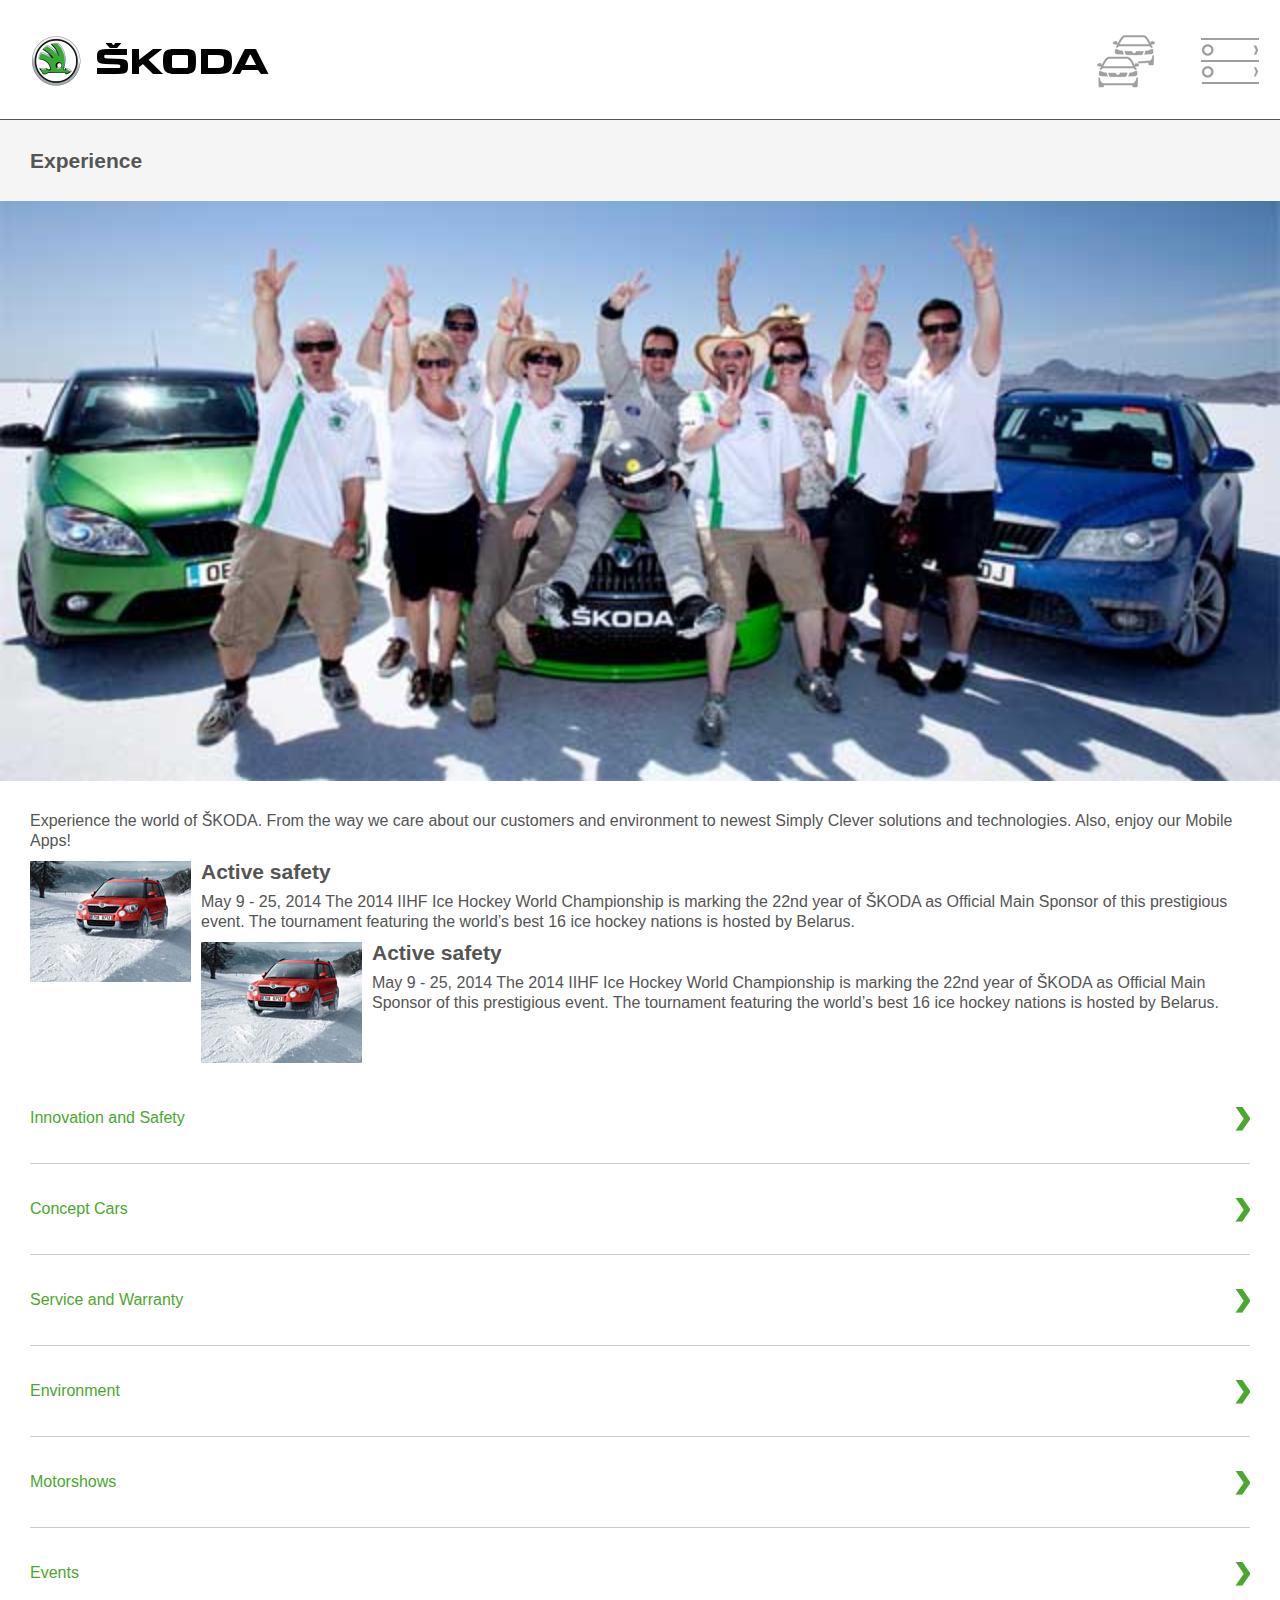
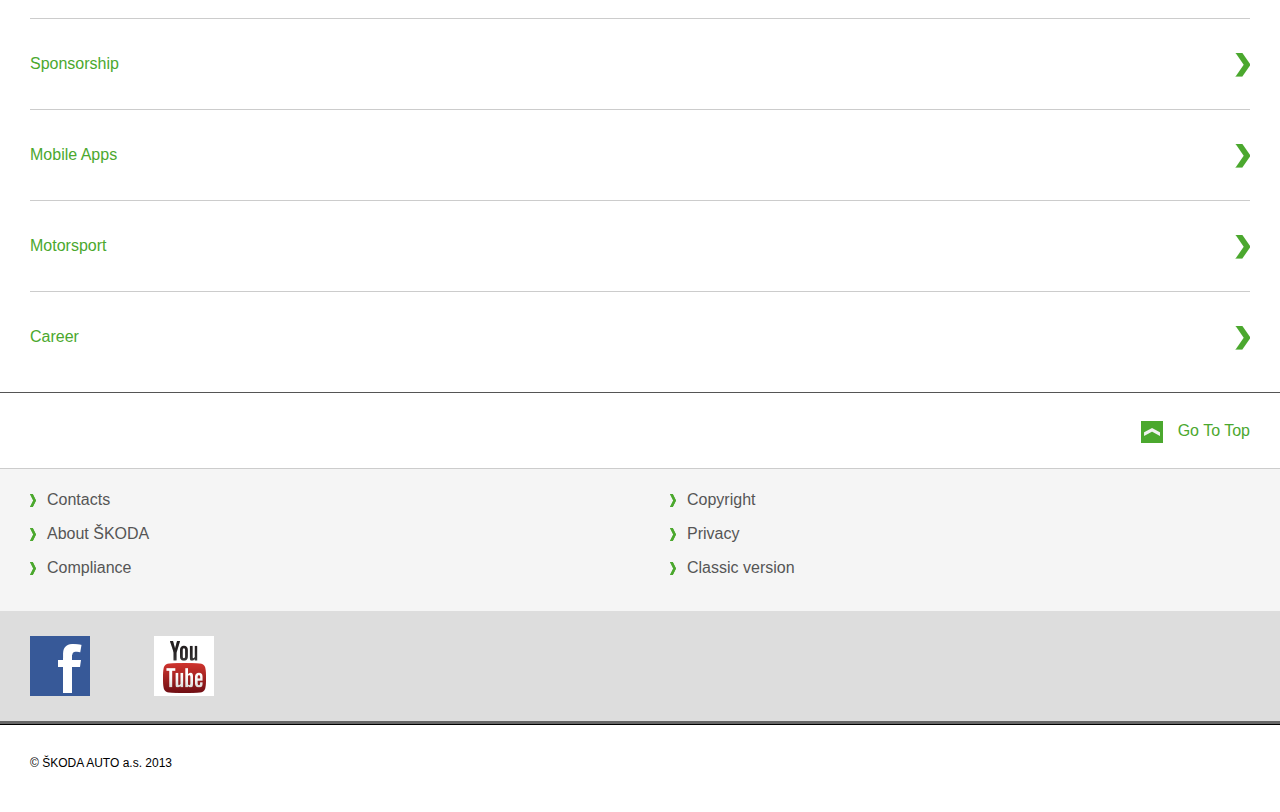
<file: public_html/view.html>
<!DOCTYPE html>
<!--[if lt IE 7]>      <html class="no-js lt-ie9 lt-ie8 lt-ie7"> <![endif]-->
<!--[if IE 7]>         <html class="no-js lt-ie9 lt-ie8"> <![endif]-->
<!--[if IE 8]>         <html class="no-js lt-ie9"> <![endif]-->
<!--[if gt IE 8]><!--> <html class="no-js"> <!--<![endif]-->
    <head>
        <meta charset="utf-8">
        <meta http-equiv="X-UA-Compatible" content="IE=edge,chrome=1">
        <title></title>
        <meta name="description" content="">
        <meta name="viewport" content="width=device-width, initial-scale=1 , user-scalable=no">

        <link rel="stylesheet" href="css/bootstrap.min.css">

        <link rel="stylesheet" href="css/bootstrap-theme.min.css">
        <link rel="stylesheet" href="css/main.css">
        <link rel="stylesheet" href="css/slider.css">

        <script src="js/vendor/modernizr-2.6.2-respond-1.1.0.min.js"></script>
    </head>
    <body>
        <!--[if lt IE 7]>
            <p class="browsehappy">You are using an <strong>outdated</strong> browser. Please <a href="http://browsehappy.com/">upgrade your browser</a> to improve your experience.</p>
        <![endif]-->
		<div id="top"></div>
        <div class="wrapper">
            <header>
                <div class="container-fluid">
                    <div class="row">
                        <div class="col-xs-6">
                            <a href="index.html" class="logo">
                                <img src="img/logo.png" alt="skoda">
                            </a>
                        </div>
                        <div class="col-xs-6">
                            <ul class="hMenu">
                                <li class="list-cars">
                                    <a href="javascript:void(0)" class="btn-list-cars dropdown-toggle" data-toggle="dropdown"> <span></span></a>
                                    <div class="dropdown-list dropdown-menu" role="menu">
                                        <div class="subClose"><span>close&nbsp;<strong>X</strong></span></div>
                                        <ul>
                                            <li><a href="#"><img src="img/models/citigo.png" alt="citigo"> <span class="title">Citigo</span> <span class="arrow"></span></a></li>
                                            <li><a href="#"><img src="img/models/fabia.png" alt="fabia"> <span class="title">Fabia</span> <span class="arrow"></span></a></li>
                                            <li><a href="#"><img src="img/models/roomster.png" alt="roomster"> <span class="title">Roomster</span> <span class="arrow"></span></a></li>
                                            <li><a href="#"><img src="img/models/rapid.png" alt="rapid"> <span class="title">Rapid</span> <span class="arrow"></span></a></li>
                                            <li><a href="#"><img src="img/models/octavia.png" alt="octavia"> <span class="title">Octavia</span> <span class="arrow"></span></a></li>
                                            <li><a href="#"><img src="img/models/yeti.png" alt="yeti"> <span class="title">New Yeti</span> <span class="arrow"></span></a></li>
                                            <li><a href="#"><img src="img/models/superb.png" alt="superb"> <span class="title">Superb</span> <span class="arrow"></span></a></li>
                                            <li><a href="#"><img src="img/models/praktik.png" alt="praktik"> <span class="title">Praktik</span> <span class="arrow"></span></a></li>
                                        </ul>
                                    </div>
                                </li>
                                <li class="list-menu">
                                    <a href="javascript:void(0)" class="btn-list-menu dropdown-toggle" data-toggle="dropdown"> <span></span></a>
                                    <div class="dropdown-list dropdown-menu" role="menu">
                                        <div class="subClose"><span>close&nbsp;<strong>X</strong></span></div>
                                        <ul>
                                            <li><a href="#"><span class="title">Experience</span> <span class="arrow"></span></a></li>
                                            <li><a href="#"><span class="title">Service</span> <span class="arrow"></span></a></li>
                                            <li><a href="#"><span class="title">Innavation and safety</span> <span class="arrow"></span></a></li>
                                            <li><a href="#"><span class="title">Concept Cars</span> <span class="arrow"></span></a></li>
                                            <li><a href="#"><span class="title">Environment</span> <span class="arrow"></span></a></li>
                                            <li><a href="#"><span class="title">Motorshows</span> <span class="arrow"></span></a></li>
                                            <li><a href="#"><span class="title">Events</span> <span class="arrow"></span></a></li>
                                            <li><a href="#"><span class="title">Sponsorship</span> <span class="arrow"></span></a></li>
                                            <li><a href="#"><span class="title">Mobile Apps</span> <span class="arrow"></span></a></li>
                                            <li><a href="#"><span class="title">About ŠKODA</span> <span class="arrow"></span></a></li>
                                            <li><a href="#"><span class="title">Career</span> <span class="arrow"></span></a></li>
                                        </ul>
                                    </div>
                                </li>
                            </ul>
                        </div>
                    </div>
                </div>
            </header>
            <div class="content">
                <div class="container-fluid">
                    <div class="row">
						<div class="main-view">
							<h1>Experience</h1>
							<img src="img/experience.jpg" alt="Experience" class="banner">
						</div>
						<div class="col-xs-12 visit">
							<div class="main-view">
								<p>Experience the world of ŠKODA. From the way we care about our customers and environment to newest Simply Clever solutions and technologies. Also, enjoy our Mobile Apps!</p>
								<img src="img/safety.jpg" alt="safety" class="image-description">
								<h2>Active safety</h2>
								<p>May 9 - 25, 2014
The 2014 IIHF Ice Hockey World Championship is marking the 22nd year of ŠKODA as Official Main Sponsor of this prestigious event. The tournament featuring the world’s best 16 ice hockey nations is hosted by Belarus.</p>
								<img src="img/safety.jpg" alt="safety" class="image-description">
								<h2>Active safety</h2>
								<p>May 9 - 25, 2014
The 2014 IIHF Ice Hockey World Championship is marking the 22nd year of ŠKODA as Official Main Sponsor of this prestigious event. The tournament featuring the world’s best 16 ice hockey nations is hosted by Belarus.</p>
							</div>
							<div class="clearfix"></div>
							<ul class="fastMenu">
								<li>
									<a href="#">Innovation and Safety<span class="arrow"></span></a>
								</li>
								<li>
									<a href="#">Concept Cars<span class="arrow"></span></a>
								</li>
								<li>
									<a href="#">Service and Warranty<span class="arrow"></span></a>
								</li>
								<li>
									<a href="#">Environment<span class="arrow"></span></a>
								</li>
								<li>
									<a href="#">Motorshows<span class="arrow"></span></a>
								</li>
								<li>
									<a href="#">Events<span class="arrow"></span></a>
								</li>
								<li>
									<a href="#">Sponsorship<span class="arrow"></span></a>
								</li>
								<li>
									<a href="#">Mobile Apps<span class="arrow"></span></a>
								</li>
								<li>
									<a href="#">Motorsport<span class="arrow"></span></a>
								</li>
								<li>
									<a href="#">Career<span class="arrow"></span></a>
								</li>
							</ul>
						</div>
						<div class="bToGo"><a href="#top"><span></span>Go To Top</a></div>
						<footer>
							<div class="row-fluid clearfix">
								<div class="col-xs-6">
									<ul>
										<li><a href="#"><span></span>Contacts</a></li>
										<li><a href="#"><span></span>About ŠKODA</a></li>
										<li><a href="#"><span></span>Compliance</a></li>
									</ul>
								</div>
								<div class="col-xs-6">
									<ul>
										<li><a href="#"><span></span>Copyright</a></li>
										<li><a href="#"><span></span>Privacy</a></li>
										<li><a href="#"><span></span>Classic version</a></li>
									</ul>
								</div>
							</div>
							<div class="row-fluid clearfix social-block">
								<div class="row">
									<div class="col-xs-12">
										<a href="http://www.facebook.com/skoda" class="social facebook"></a>
										<a href="http://www.youtube.com/user/skoda?sub_confirmation=1" class="social youtube"></a>
									</div>
								</div>
							</div>
							<div class="row-fluid clearfix copyr">
								<div class="col-xs-12">
									<p>&copy; ŠKODA AUTO a.s. 2013</p>
								</div>
							</div>
						</footer>
                    </div>
                </div>
            </div>
        </div>

        <!-- /container -->
        <script src="//ajax.googleapis.com/ajax/libs/jquery/1.11.0/jquery.js"></script>
        <script>window.jQuery || document.write('<script src="js/vendor/jquery-1.11.0.js"><\/script>')</script>

        <script src="js/vendor/bootstrap.min.js"></script>
        <script src="js/jquery.iosslider.js"></script>

        <script src="js/main.js"></script>
    </body>
</html>
</file>
<file: public_html/css/main.css>
/* ==========================================================================
   Author's custom styles
   ========================================================================== */
body{
    font-family: Verdana,"Arial CE",Arial,"Helvetica CE",sans-serif;
    color: #555;
    background-color: #fff;
    font-size: 14px;
}
header{
    height: 120px;
    border-bottom: 1px solid #555;
    z-index: 5;
    width: 100%;
    position: fixed;
    top: 0;
    background-color: #fff;
}
.wrapper .content{
    margin-top: 120px;
}
header .container-fluid{
    padding-right: 0;
}
header a.logo{
    line-height: 120px;
    padding-left: 15px;
}
header ul.hMenu{
    list-style: none;
    padding: 0;
    float: right;
}
header ul.hMenu li{
    display: inline-block;
}
header ul.hMenu li a.btn-list-cars,
header ul.hMenu li a.btn-list-menu
{
    width: 100px;
    height: 120px;
    line-height: 120px;
    display: inline-block;
    position: relative;
    text-align: center;
    border-bottom: 1px solid #555;
    border-left: 1px solid transparent;
    border-right: 1px solid transparent;
}
header ul.hMenu li.open a.btn-list-cars,
header ul.hMenu li.open a.btn-list-menu
{
    background-color: #f5f5f5;
    border-bottom: 1px solid #f5f5f5;
    border-left: 1px solid #555;
    border-right: 1px solid #555;
}
header ul.hMenu li a.btn-list-menu span,
header ul.hMenu li a.btn-list-cars span
{
    background-image: url("../img/icons_header.png");
    background-repeat: no-repeat;
    width: 60px;
    height: 60px;
    display: inline-block;
    vertical-align: middle;
}
header ul.hMenu li.list-cars a.btn-list-cars span{
    background-position: -60px 0; 
}
header ul.hMenu li.list-menu a.btn-list-menu span{
    background-position: -60px -60px; 
}
header ul.hMenu li.list-cars a.btn-list-cars:hover span,
header ul.hMenu li.list-cars.open a.btn-list-cars span
{
    background-position: 0 0px; 
}
header ul.hMenu li.list-menu a.btn-list-menu:hover span,
header ul.hMenu li.list-menu.open a.btn-list-menu span
{
    background-position: 0px -60px; 
}
.dropdown-list{
    position: absolute;
    left: -100%;
    width: 200%;
    background-color: #f5f5f5;
    border: 0;
    border-radius: 0;
    margin: 0;
    padding: 0 45px 0px 30px;
    top:120px;
    min-height: 100%;
    border-bottom: 1px solid #555;
    overflow: auto;
}
.dropdown-list ul{
    padding: 0;
    overflow: scroll;
}
.dropdown-list ul li{
    border-top: 1px solid #ccc;
    padding: 15px 0;
    width: 100%;
}
.dropdown-list ul li a{
    display: block;
    position: relative;
    white-space: nowrap;
    width: 100%;
}
.dropdown-list ul li a img,
.main-view.models ul li a img
{
    border: medium none;
    display: inline-block;
    overflow: hidden;
    vertical-align: middle;
    height: 130px;
    width: 250px;
}
.dropdown-list ul li a .title,
.main-view.models ul li a .title
{
    display: inline-block;
    max-width: 50%;
    vertical-align: middle;
    white-space: normal;
    font-size: 150%;
    color: #555;
    font-weight: bold;
}
.dropdown-list ul li a{
    text-decoration: none;
}
.dropdown-list ul li a .arrow{
    background: url("../img/icons_arrows.png") no-repeat scroll -17px -24px transparent;
    display: inline-block;
    position: absolute;
    right: 0;
    top: 50%;
    vertical-align: middle;
    height: 25px;
    margin: -12px 0 0 15px;
    width: 15px;
}
li.list-menu .dropdown-list ul li a,
.main-view.models ul li a
{
    line-height: 60px;
    padding: 15px 0;
}
.subClose{
    display: block;
    text-align: right;
    width: 100%;
    color: #4ba82e;
}
.subClose span{
    padding: 30px;
    display: inline-block;
    cursor: pointer;
    margin-right: -30px;
    font-size: 85%;
}
.visit{
    padding: 30px;
    padding-bottom: 0;
}
.visit ul{
    padding: 0;
    list-style: none;
}
.visit ul li{
    border-top: 1px solid #cccccc;
    display: block;
    font-size: 100%;
    line-height: 150%;
    width: 100%;
}
.visit ul li a{
    color: #4ba82e;
    line-height: 60px;
    padding: 15px 0;
    display: block;
    position: relative;
    text-decoration: none;
    vertical-align: middle;
    width: 100%;
}
.visit ul li a span.iconGlobe{
    background: url("../img/icons_actions.png") no-repeat scroll -60px -240px transparent;
    height: 60px;
    margin-right: 15px;
    width: 60px;
    display: inline-block;
    vertical-align: middle;
}
.visit ul li a:hover{
    text-decoration: underline;
}
.visit ul li a:hover span.iconGlobe{
    background-position: 0px -240px;
}
.visit ul li a span.arrow
{
    height: 25px;
    margin: -12px 0 0 15px;
    width: 15px;
    background: url("../img/icons_arrows.png") no-repeat scroll -17px -24px transparent;
    display: inline-block;
    position: absolute;
    right: 0;
    top: 50%;
    vertical-align: middle;
}
.linkAllNews a span.arrow{
    height: 25px;
    margin: -7px 0 0 15px;
    width: 15px;
    background: url("../img/icons_arrows.png") no-repeat scroll -17px -24px transparent;
    display: inline-block;
    vertical-align: middle;
}
.visit ul li.liSmall {
    display: block;
    font-size: 85%;
    line-height: 100%;
    text-align: right;
    width: 100%;
}
.visit ul li.liSmall a span.arrow
{
    background: url("../img/icons_arrows.png") no-repeat scroll -348px 0 transparent;
    height: 22px;
    margin: 0 15px 0 0;
    width: 22px;
    display: inline-block;
    position: static;
    vertical-align: middle;
    right: 0;
    top: 50%;
}
span.icon{
    display: inline-block;
    vertical-align: middle;
    width: 60px;
    height: 60px;
    background-repeat: no-repeat;
    margin: 0 20px 0 0;
}
span.icon.models{
    background-image: url("../img/60/models.png");
}
span.icon.experience{
    background-image: url("../img/60/experience.png");
}
span.icon.service{
    background-image: url("../img/60/service.png");
}
.linkAllNews{
    padding: 0px;
    text-align: right;
    width: 100%;	
    margin: 40px 0 30px;
    display: inline-block;
}
.linkAllNews a{
    color: #4ba82e;
    font-size: 16px;
}
.linkAllNews a:hover{
    color: #4ba82e;
}
.bToGo{
    padding:0 30px;
    border-top: 1px solid #555;
    text-align: right;
    display: block;
    clear: both;
}
.bToGo a{
    line-height: 45px;
    padding: 15px 0;
    display: inline-block;
    font-size: 100%;
    text-decoration: none;
    vertical-align: middle;
    color: #4ba82e;
    font-size: 16px;
}
.bToGo a span{
    height: 22px;
    margin-right: 15px;
    width: 22px;
    display: inline-block;
    vertical-align: middle;
    background: url("../img/icons_arrows.png") no-repeat scroll -108px -102px transparent;
}
footer{
    border-top:1px solid #CCCCCC;
    background-color: #f5f5f5;
}
footer ul{
    list-style: none;
    padding: 15px;
}
footer ul li{
    width: 100%;
    padding: 4px 0;
}
footer ul li a{
    width: 100%;
    font-size: 16px;
    display: inline-block;
    color: #555;
}
footer ul li a span{
    height: 16px;
    margin: 6px 10px 4px 0;
    width: 7px;
    display: inline-block;
    vertical-align: middle;
    background: url("../img/icons_arrows.png") no-repeat scroll -238px -91px transparent;
}
footer .social-block{
    background: none repeat scroll 0 0 #ddd;
    border-bottom: 3px solid #666;
    padding: 25px 30px 20px;
}
footer .social-block a.social{
    display: inline-block;
    height: 60px;
    margin-right: 60px;
    width: 60px;
    background-image: url("../img/60/social_icons.png");
}
footer .social-block a.social.facebook{	
    background-position: 0 0;
}
footer .social-block a.social.youtube{	
    background-position: -252px 0;
}
footer .copyr{
    border-top: 1px solid #000;
    background-color: #FFF;
    padding: 30px 15px;
}
footer .copyr p{
    color: #000;
    font-size: 12px;
}
.main-view img.banner{
    width: 100%;
}
.main-view p{
    color: #555;
    font-size: 16px;
    line-height: 20px;
}
.main-view img.image-description{
    display: inline-block;
    float: left;
    max-width: 100%;
    padding: 0 10px 10px 0;
}
.main-view h1{
    margin: 0;
    padding: 30px;
    font-weight: bold;
    font-size: 21px;
    line-height: 21px;
    background-color: #f5f5f5;
}
.main-view h1.promo{
    font-weight: normal;
    color: rgb(119, 119, 119);
}
.main-view h2{
    font-weight: bold;
    font-size: 21px;
    line-height: 21px;
    margin-top: 0;
}
ul.fastMenu li:first-child{
    border: 0;
}
ul.fastMenu li a{
    font-size: 16px;
}
.visit .news-side ul li{
    border: 0;
    border-bottom: 1px solid #ccc;
}
.visit .news-side ul li a{
    display: block;
    font-size: 100% !important;
    height: 60px;
    line-height: 100%;
    overflow: hidden;
    position: relative;
    white-space: nowrap;
    width: 100%;
    padding: 0;
}
.news-side ul li{
    padding: 15px 0;
}
.news-side ul li a img{
    padding-right: 15px;
    width: 150px;
    border: medium none;
    display: inline-block;
    vertical-align: top;
}
.news-side ul li a span.text{
    display: inline-block;
    font-size: 100% !important;
    line-height: 100%;
    max-width: 60%;
    overflow: hidden;
    vertical-align: middle;
    white-space: normal;
    height: 113px;
}
.news-side ul li a span.text span.date{
    display: block;
    font-size: 10px;
    font-weight: normal;
    line-height: 100%;
    width: 100%;
    color: #9f9f9f;
}
.news-side ul li a span.text span.title{
    display: block;
    font-size: 12px;
    font-weight: bold;
    line-height: 130%;
    width: 100%;
    color: #555;
}
.news-side ul li a span.text span.perex{
    display: block;
    font-size: 12px;
    line-height: 130%;
    width: 100%;
    color: #555;
}
.visit ul.news-pagination li{
    display: inline-block;
    border: 0;
    width: auto;
    padding: 0 5px;
}
.visit ul.news-pagination{
    text-align: center;
    width: 100%;
}
.visit ul.news-pagination  li a{
    line-height: 18px;
    width: auto;
    padding: 5px;
    border: 1px solid #4ba82e;
    color: #4ba82e;
    font-size: 12px;
}
.visit ul.news-pagination  li a span.arrow{
    margin: 0;
    margin-top: -23px;
}
.visit ul.news-pagination  li a span.arrow.prev{
    background-position: -2px -24px;
}
.visit ul.news-pagination  li.current a{
    border: 1px solid #000;
    color: #000;
}
.visit ul.news-pagination  li a:hover{
    background-color: #4ba82e;
    color: #FFF;
    text-decoration: none;
}
.visit ul.news-pagination li.next-pag a,
.visit ul.news-pagination li.prev a
{
    border: 0;
}
.visit ul.news-pagination li.next-pag a:hover,
.visit ul.news-pagination li.prev a:hover
{
    background: none;
}
.main-view.models ul li{
    border: 0;
    border-bottom: 1px solid #ccc;
}
form.online-command label{
    width: 25%;
    float: left;
    display: block;
    font-size: 11px;
    font-weight: normal;
    padding-right: 2%;
}
form.online-command input[type="text"],
form.online-command textarea,
form.online-command select
{
    border: 1px solid #CCCCCC;
    width: 73%;
    border-radius: 0;
}
form.online-command p{
    font-size: 12px;
}
form.online-command input[type="submit"]{
    background: none;
    background-color: #4aa82e;
    border: 0 none;
    color: #ffffff;
    cursor: pointer;
    font-family: Verdana;
    font-size: 13px;
    padding: 6px;
    float: right;
    border-radius: 0;
    margin-bottom: 20px;
}
.visit .model-list li{
    border: 0;
    border-bottom: 1px solid #CCCCCC;
}
.visit .model-list li:last-child{
    border: 0;
}
.visit .model-list li a{
    color: #555;
}
.visit .model-list li a:hover{
    color: #4ba82e;
    text-decoration: none;
}
.visit .model-list li a img{
    height: 130px;
    width: 250px;
    border: medium none;
    display: inline-block;
    vertical-align: middle;
}
.visit .model-list li a ul.techinfo{
    display: inline-block;
    font-size: 100%;
    line-height: 100%;
    margin: 0;
    max-width: 53%;
    padding: 0;
    vertical-align: middle;
}
.visit .model-list li a ul.techinfo li{
    border: 0;
    display: list-item;
    list-style-type: none;
    vertical-align: middle;
    white-space: normal;
    width: 100%;
    padding: 15px 0;
}
.visit .model-list li a ul.techinfo li span.iconLuggage{
    background: url("../img/icons_techinfo.png") no-repeat scroll 0 0 transparent;
    height: 32px;
    padding-right: 15px;
    width: 32px;
    display: inline-block;
    vertical-align: text-bottom;
    list-style-type: none;
    white-space: normal;
}
.visit .model-list li a ul.techinfo li span.iconConsumption{
    background: url("../img/icons_techinfo.png") no-repeat scroll 0 -32px transparent;
    height: 32px;
    padding-right: 15px;
    width: 32px;
    display: inline-block;
    vertical-align: text-bottom;
    list-style-type: none;
    white-space: normal;
}
.visit .model-list li a ul.techinfo li span.iconCO2 {
    background: url("../img/icons_techinfo.png") no-repeat scroll 0 -64px transparent;
    height: 32px;
    padding-right: 15px;
    width: 32px;
    display: inline-block;
    vertical-align: text-bottom;
    list-style-type: none;
    white-space: normal;
}
.visit .model-list li a ul.techinfo li span.value{
    display: inline-block;
    font-size: 16px;
}
.visit .model-list li a ul.techinfo li span.unit{
    color: #9f9f9f;
    padding: 0 10px;
    display: inline-block;
    font-size: 12px;
}
.visit .model-list li .description{
    font-size: 16px;
}
.visit .model-list li .description ul{
    padding: 0;
    padding-top: 15px;	
}
.visit .model-list li .description ul li{
    margin-left: 30px;
    display: list-item;
    list-style-type: disc;
    padding: 15px 0;
    border: 0;
}
ul.model-details li a{
    font-size: 16px;
    padding: 0;
}
ul.model-details li span.open{
    height: 25px;
    margin: -12px 0 0 15px;
    width: 25px;
    display: inline-block;
    position: absolute;
    right: 0;
    top: 50%;
    vertical-align: middle;
    background: url("../img/icons_arrows.png") no-repeat scroll -275px 0 transparent;
}
ul.model-details li.open-collaps span.open{
    background-position: -275px -25px;
}
ul.model-details li.open-collaps a{
    background-color: #f5f5f5;
    color: #555;
    font-weight: bold;
    text-decoration: none;
}
ul.model-details li a:hover{
    text-decoration: none;
}
ul.model-details li a.hide-collapse{
    display: inline-block;
    text-align: right;
    text-decoration: none;
    vertical-align: middle;
    width: 100%;
    line-height: 45px;
    padding: 15px 0;
    color: #4ba82e;
    font-weight: normal; 
    background: none;
}
ul.model-details li a.hide-collapse span{
    display: inline-block;
    vertical-align: middle;
    height: 25px;
    margin: 0 15px 0 0;
    width: 25px;
    background: url("../img/icons_arrows.png") no-repeat scroll -275px -25px transparent;
}
.model-detail-side h2{
    padding: 20px 0;
    border-top: 1px solid #555;
}
.modelpageLink{
    border-top: 1px solid #555;
    padding: 15px 0;
}
.modelpageLink a{
    color: #4ba82e;
    font-size: 16px;
}
.modelpageLink.high{
    border: 0;
}
.modelpageLink.navigation{
    border: 0;
}
.modelpageLink span.arrow.prev{
    height: 25px;
    margin: 0 15px 0 0;
    width: 15px;
    display: inline-block;
    vertical-align: middle;
    background: url("../img/icons_arrows.png") no-repeat scroll -2px -24px transparent;	
}
.modelpageLink span.arrow.next{
    height: 25px;
    margin: 0 0 0 15px;
    width: 15px;
    display: inline-block;
    vertical-align: middle;
    background: url("../img/icons_arrows.png") no-repeat scroll -17px -24px transparent;	
}

.modelpageLink a.next{
    float:right;	
}
ul.model-list-open{
    background-color:#FFFFFF; 
}
ul.model-details li.open-collaps ul.model-list-open li a{
    font-weight: normal;
    background-color:#FFFFFF; 
    padding: 15px 0;
}
ul.model-details li.open-collaps ul.model-list-open li a img{
    height: 80px;
    width: 160px;
}
ul.model-details li.open-collaps ul.model-list-open.highlights li a img{
    height: 120px;
    width: 160px;
}
ul.model-details li.open-collaps ul.model-list-open li a span.text{
    display: inline-block;
    font-size: 100%;
    line-height: 100%;
    max-width: 60%;
    vertical-align: middle;
}
.modelpageLink.navigation ul li{
    border:0;
    display: inline-block;
    width: auto;
}
.modelpageLink.top-nav{
    padding: 15px 30px;
}
ul.model-details li.open-collaps .galleryBlock,
.galleryBlock
{
    display: block;
    width:100%;
    padding:0;
}
ul.model-details li.open-collaps .galleryBlock ul,
.galleryBlock ul
{
    display: block;
    list-style-type: none;
    margin: 0;
    padding: 0;
    text-align: center;
    width: 100%;
}
ul.model-details li.open-collaps .galleryBlock ul li,
.galleryBlock ul li
{
    cursor: pointer;
    display: inline-block;
    position: relative;
    width: 29%;
    border: 0;
    padding: 0;
}
ul.model-details li.open-collaps .galleryBlock ul li:after,
.galleryBlock ul li:after
{
    content: "";
    display: block;
    margin-top: 100%;
}
ul.model-details li.open-collaps .galleryBlock ul li a,
.galleryBlock ul li a{
    display: block;
    height: 100%;
    position: absolute;
    width: 100%;
    vertical-align: middle;
    line-height: 100%;
    background: none;
    border: 0;
}
.galleryBlock ul li a img{
    width: 100%;
    vertical-align: middle;
}
ul.model-details li.open-collaps a.link{
    text-align: right;
    color: #4aa82e;
    background: none;
    font-weight: normal;
    padding-right: 15px;
    line-height: 100%;
}
ul.model-details li.open-collaps #slider3-pager{
    text-align: center;
}
ul.model-details li.open-collaps #slider3-pager li{
    display: inline-block;
    width: 13%;
    border:0;
}
ul.model-details li.open-collaps #slider3-pager li a{
    width: 100%;
    height: 100%;
    display: block;
    height: 35px;
    padding: 10px 1% 0 !important;
    background: none;
    border: 1px solid #ccc;
}
ul.model-details li.open-collaps  a.bx-next{
    background:none;
}
ul.model-details li.open-collaps  a.bx-prev{
    background:none;
}
ul.model-details li.open-collaps #slider3-pager  a.green{
    background-color: #B6D74D;
}
ul.model-details li.open-collaps #slider3-pager a.black{
    background-color: #000000;
}
ul.model-details li.open-collaps #slider3-pager a.yellow{
    background-color: #FCCF10;
}
ul.model-details li.open-collaps #slider3-pager a.red{
    background-color: #CC3300;
}
ul.model-details li.open-collaps #slider3-pager a.arg{
    background-color: #9EA2A5;
}
ul.model-details li.open-collaps #slider3-pager a.white{
    background-color: #EEEEEE;
}
.galleryBlock.galleryPage ul li{
    background-color: #f5f5f5;
    border: 1px solid #ececec;
    margin-bottom: 5px;
}
.galleryBlock.galleryPage ul li a{
    padding: 20px 0;
}
.skodaModal{
    background-color: #000;
}
.sliderModal{
    height: 100%;
    padding-top: 20%;

}
#slider2 img{
    width: 100%;
}
.bx-wrapper img{
    width: 100%;
}
#closeButton{
    height: 28px;
    line-height: 28px;
    right: 15px;
    top: 15px;
    width: 28px;
    border: medium none;
    cursor: pointer;
    display: inline-block;
    position: absolute;
    text-align: center;
    text-decoration: none;
}
#closeButton span{
    border: medium none;
    display: inline-block;
    text-decoration: none;
    vertical-align: middle;
    height: 28px;
    width: 28px;
    background: url("../img/icons_close.png") no-repeat scroll 0 0 transparent;
}
.callbacks_nav a{
    position: absolute;
    -webkit-tap-highlight-color: rgba(0,0,0,0);
    top: 50%;
    left: 20px;
    opacity: 1;
    z-index: 3;
    text-indent: 9999px;
    overflow: hidden;
    text-decoration: none;
    height: 50px;
    width: 28px;
    background: url("../img/icons_arrows.png") no-repeat scroll -140px 0 transparent;
    margin-top: -25px;
    z-index: 99999;
    cursor: pointer
}
.callbacks_nav.next a{
    left: auto;
    background-position: -110px 0;
    right: 20px;
}
#slider-prev-top{
    margin-top: -20px;
}
#slider-next-top{
    margin-top: -20px;
}
#slider-prev-top a{
    display: block;
    height: 50px;
    width: 28px;
    background: url("../img/icons_arrows.png") no-repeat scroll -140px 0 transparent;
    float: left;
    z-index:1;
}
#slider-next-top a{
    display: block;
    height: 50px;
    width: 28px;
    background: url("../img/icons_arrows.png") no-repeat scroll  -110px 0 transparent;
    float: right;    
    z-index:1;
}
#sliderColor .bx-wrapper{
    padding-left: 45px;
    padding-right: 45px;
}
.promo-list .item{
    margin-bottom: 25px;
}
.promo-list .item .image{
    width: 236px;
    height: 154px;
    overflow: hidden;
    margin-right: 15px;
    margin-bottom: 10px;
    float: left;
}
.promo-list .item .image img{
    width: 100%
}
.promo-list .item h2{
    font-size: 18px;
    margin-bottom: 10px;
}
.promo-list .item p{
    font-weight: 300;
    font-size: 14px;
    line-height: 1.33em;
    margin-bottom: 5px;
}
.promo-list .item a.more{
    font-family: inherit;
    font-size: inherit;
    font-weight: normal;
    line-height: inherit;
    color: #4ba82e !important;
    text-decoration: none;
    cursor: pointer;
    padding-left: 17px;
    background: transparent url("../img/icons_arrow_right_box.png") no-repeat left center;
}
.promo-list .item a.more:hover{
    text-decoration: underline;
    color: #4ba82e !important;
}
.test-drive-form .form-control{
    width: 100%;
    color: #555;
    border: solid 1px #9f9f9f;
    font-size: 100%;
    line-height: 100%;
    box-shadow: none;
    border-radius: 0;
}
.submit-test-drive{
    background: #4ba82e;
    filter: progid:DXImageTransform.Microsoft.gradient(startColorstr='#4ba82e',endColorstr='#35861c');
    background: -webkit-gradient(linear,left top,left bottom,from(#4ba82e),to(#35861c));
    background: -moz-linear-gradient(top,#4ba82e,#35861c);
    background: linear-gradient(to bottom,#4ba82e 0%,#35861c 100%);
    color: #fff;
    margin-top: 20px;
    text-shadow: 1px 1px 1px #555;
    box-shadow: 0px 1px 1px #555;
    padding: 5px 0 5px 0;
    border-radius: 5px;
    line-height: 25px;
    display: inline-block;
    width: 100%;
    font-size: 100%;
    line-height: 150%;
    font-weight: bold;
    text-align: center;
    cursor: pointer;
    text-decoration: none;
}
@media (max-width: 640px) { 
    header{
        height: 90px;
    }
    .wrapper .content{
        margin-top: 90px;
    }
    header a.logo{
        line-height: 80px;
        padding-left: 5px;
    }
    header a.logo img{
        max-height: 38.25px;
        max-width: 180px;
    }
    header ul.hMenu li a.btn-list-cars,
    header ul.hMenu li a.btn-list-menu
    {
        width: 75px;
        height: 90px;
        line-height: 90px;
    }
    header ul.hMenu li a.btn-list-menu span,
    header ul.hMenu li a.btn-list-cars span
    {
        background-image: url("../img/45/icons_header.png");
        width: 45px;
        height: 45px;
    }
    header ul.hMenu li.list-cars a.btn-list-cars span{
        background-position: -45px 0; 
    }
    header ul.hMenu li.list-menu a.btn-list-menu span{
        background-position: -45px -45px; 
    }
    header ul.hMenu li.list-menu a.btn-list-menu:hover span,
    header ul.hMenu li.list-menu.open a.btn-list-menu span
    {
        background-position: 0px -45px; 
    }
    .dropdown-list{
        top:90px;
    }
    .dropdown-list ul li a img,
    .main-view.models ul li a img
    {
        border: medium none;
        display: inline-block;
        overflow: hidden;
        vertical-align: middle;
        height: 97px;
        width: 187px;
    }
    .dropdown-list ul li a .arrow{
        background-position: -258px -84px;
        height: 16px;
        margin: -8px 0 0 10px;
        width: 9px;
    }
    .subClose span{
        padding: 20px;
        padding-bottom: 15px;
        margin-right: -20px;
    }
    .dropdown-list ul li{
        padding: 10px 0;
    }
    .dropdown-list{
        padding:0 35px 0 20px;
    }
    li.list-menu .dropdown-list ul li a{
        line-height: 40px;
        padding: 10px 0;
    }
    .visit ul li a{
        line-height: 45px;
        padding: 10px 0;
    }
    .visit ul li a span.iconGlobe{
        background: url("../img/45/icons_actions.png") no-repeat scroll -45px -180px transparent;
        height: 45px;
        margin-right: 10px;
        width: 45px;
    }
    .visit ul li a:hover span.iconGlobe{
        background-position: 0 -180px;		
    }
    .visit{
        padding: 20px 20px 0;
    }
    .visit ul li.liSmall a span.arrow{
        background-position: -348px -22px;
        height: 17px;
        margin: 0 10px 0 0;
        width: 17px;
    }
    .linkAllNews a span.arrow{
        height: 16px;
        margin-left: 10px;
        margin-top: 0px;
        width: 9px;
        background-position: -258px -84px;
    }
    .linkAllNews{
        margin: 30px 0 25px;
    }
    .visit ul li a span.arrow{
        height: 16px;
        margin: -8px 0 0 10px;
        width: 9px;
        background-position: -258px -84px;
    }
    span.icon{
        width: 45px;
        height: 45px;
    }
    span.icon.models{
        background-image: url("../img/45/models.png");
    }
    span.icon.experience{
        background-image: url("../img/45/experience.png");
    }
    span.icon.service{
        background-image: url("../img/45/service.png");
    }
    .bToGo{
        padding:0 20px;
    }
    .bToGo a span{
        height: 17px;
        margin-right: 10px;
        width: 17px;
        background-position: -130px -102px;
    }
    .bToGo a{
        line-height: 34px;
        padding: 10px 0;
    }
    footer .social-block a.social{
        height: 45px;
        margin-right: 45px;
        width:45px;
        background-image: url("../img/45/social_icons.png");
    }
    footer .social-block a.social.facebook{	
        background-position: 0 0;
    }
    footer .social-block a.social.youtube{	
        background-position: -188px 0;
    }
    footer ul li a span{
        height: 12.5px;
        margin: 1.5px 11.25px 3.75px 0;
        width: 7px;
        background: url("../img/icons_arrows.png") no-repeat scroll  -37px -28px transparent;
    }
    footer .copyr{
        padding: 20px 15px;
    }
    .main-view h1{
        padding: 20px;
    }
    .news-side ul li a img{
        width: 100px;
        padding-right: 10px;
    }
    .news-side ul li{
        padding: 10px 0;
    }
    .visit ul.news-pagination  li a span.arrow.prev{
        background-position: -256px -105px;
    }
    .visit ul.news-pagination  li a span.arrow{
        margin-top: -18px;
    }
    /*models*/
    .visit .model-list li a img{
        height: 100px;
        width: 190px;
    }
    .visit .model-list li a ul.techinfo li{
        padding: 10px 0;
    }
    .visit .model-list li a ul.techinfo li span.iconLuggage{
        background: url("../img/45/icons_techinfo.png") no-repeat scroll 0 0 transparent;
        height: 24px;
        padding-right: 10px;
        width: 24px;
    }
    .visit .model-list li a ul.techinfo li span.iconConsumption{
        background: url("../img/45/icons_techinfo.png") no-repeat scroll 0 -24px transparent;
        height: 24px;
        padding-right: 10px;
        width: 24px;
    }
    .visit .model-list li a ul.techinfo li span.iconCO2 {
        background: url("../img/45/icons_techinfo.png") no-repeat scroll 0 -48px transparent;
        height: 24px;
        padding-right: 10px;
        width: 24px;
    }
    .visit .model-list li a ul.techinfo li span.unit{
        color: #9f9f9f;
        padding: 0 7px;
        display: inline-block;
        font-size: 12px;
    }
    .visit .model-list li .description ul{
        padding-top: 10px;	
    }
    .visit .model-list li .description ul li{
        padding: 10px 0;
        margin-left: 20px;
    }
    ul.model-details li span.open{
        height: 17px;
        margin: -8px 0 0 10px;
        width: 17px;
        background-position: -275px -50px;
    }
    ul.model-details li.open-collaps span.open{
        background-position: -275px -67px;
    }
    ul.model-details li a.hide-collapse span{
        height: 17px;
        margin: -8px 0 0 10px;
        width: 17px;
        background-position: -275px -67px;
    }
    .modelpageLink span.arrow.prev{
        height: 16px;
        margin: 0 10px 0 0;
        width: 9px;
        background-position: -255px -105px;	
    }
    .modelpageLink span.arrow.next{
        height: 16px;
        margin: 0 0 0 10px;
        width: 9px;
        background-position: -258px -84px;	
    }
    ul.model-details li.open-collaps ul.model-list-open li a img{
        height: 60px;
        width: 120px;
    }
    ul.model-details li.open-collaps ul.model-list-open li a{ 
        padding: 10px 0;
    }
    ul.model-details li.open-collaps ul.model-list-open.highlights li a img{
        height: 90px;
        width: 120px;
    }
    .modelpageLink.top-nav{
        padding: 15px 20px;
    }
    .callbacks_nav a{
        height: 38px;
        width: 21px;
        background-position: -210px 0;
    }
    .callbacks_nav.next a{
        background-position: -188px 0;
    }
    #slider-prev-top a{
        height: 38px;
        width: 21px;
        background-position: -210px 0;
    }
    #slider-next-top a{
        height: 38px;
        width: 21px;
        background-position: -188px 0;
    }
    #slider-prev-top{
        margin-top: -12px;
    }
    #slider-next-top{
        margin-top: -12px;
    }
}
@media (max-width: 480px) { 
    .news-side ul li a img{
        padding-right: 5px;
        width: 75px;
    }
    .news-side ul li{
        padding: 5px 0;
    }
    header{
        height: 60px;
    }
    .wrapper .content{
        margin-top: 60px;
    }
    header a.logo{
        line-height: 60px;
        padding-left: 0px;
    }
    header a.logo img{
        max-height: 25.5px;
        max-width: 120px;
    }
    header ul.hMenu li a.btn-list-cars,
    header ul.hMenu li a.btn-list-menu
    {
        height: 60px;
        line-height: 60px;
        width: 50px;
    }
    header ul.hMenu li a.btn-list-menu span,
    header ul.hMenu li a.btn-list-cars span
    {
        background: url("../img/30/icons_header.png") no-repeat scroll -30px 0 transparent;
        width: 30px;
        height: 30px;
    }
    header ul.hMenu li.list-cars a.btn-list-cars span{
        background-position: -30px 0;
    }
    header ul.hMenu li.list-menu a.btn-list-menu span{
        background-position: -30px -30px;
    }
    header ul.hMenu li.list-menu a.btn-list-menu:hover span,
    header ul.hMenu li.list-menu.open a.btn-list-menu span
    {
        background-position: 0 -30px;
    }
    .dropdown-list{
        top:60px;
    }
    .dropdown-list ul li a img,
    .main-view.models ul li a img
    {
        height: 65px;
        width: 125px;
    }
    .dropdown-list ul li a .arrow{
        background: url("../img/30/icons_arrows.png") no-repeat scroll  -238px -91px transparent;
        height: 16px;
        margin: -8px 0 0 10px;
        width: 9px;
    }
    .subClose span{
        margin-right: -15px;
        padding: 15px;
        padding-bottom: 10px;
    }
    .dropdown-list ul li{
        padding: 7.5px 0;
    }
    .dropdown-list{
        padding:0 30px 0 15px;
    }
    li.list-menu .dropdown-list ul li a{
        line-height: 40px;
        padding: 10px 0;
    }
    .visit ul li a{
        line-height: 30px;
        padding: 5px 0;
    }
    .visit ul li a span.iconGlobe{
        height: 30px;
        margin-right: 5px;
        width: 30px;
        background: url("../img/30/icons_actions.png") no-repeat scroll -30px -120px transparent;
    }
    .visit ul li a:hover span.iconGlobe{
        background-position: 0 -120px;
    }
    .visit{
        padding: 15px 15px 0;
    }
    .visit ul li.liSmall a span.arrow{
        background: url("../img/30/icons_arrows.png") no-repeat scroll -238px -91px transparent;
        height: 12px;
        margin: -2px 5px 0 0;
        width: 11px;
    }
    .linkAllNews a span.arrow{
        background: url("../img/30/icons_arrows.png") no-repeat scroll -238px -91px transparent;
        height: 14px;
        margin-left: 5px;
        width: 7px;
    }
    .linkAllNews{
        margin: 25px 0 15px;
    }
    .visit ul li a span.arrow{
        height: 14px;
        margin: -7px 0 0 5px;
        width: 7px;
        background: url("../img/icons_arrows.png") no-repeat scroll -238px -91px transparent;
    }
    span.icon{
        width: 30px;
        height: 30px;
    }
    span.icon.models{
        background-image: url("../img/30/models.png");
    }
    span.icon.experience{
        background-image: url("../img/30/experience.png");
    }
    span.icon.service{
        background-image: url("../img/30/service.png");
    }
    .bToGo{
        padding:0 15px;
    }
    .bToGo a span{
        height: 11px;
        margin-right: 5px;
        width: 11px;
        background: url("../img/30/icons_arrows.png") no-repeat scroll -147px -102px transparent;
    }
    .bToGo a{
        line-height: 25px;
        padding: 5px 0;
    }
    footer .social-block a.social{
        height: 30px;
        margin-right: 30px;
        width:30px;
        background-image: url("../img/30/social_icons.png");
    }
    footer .social-block a.social.facebook{	
        background-position: 0 0;
    }
    footer .social-block a.social.youtube{	
        background-position: -125px 0;
    }
    footer ul{
        padding: 0;
        padding-top: 10px;
    }
    footer ul li a{
        font-size: 14px;
    }
    footer .social-block{
        padding: 15px 15px 10px;
    }
    footer ul li a span{
        height: 9px;
        margin: -1px 7.5px 2.5px 0;
        width: 7px;
        background: url("../img/30/icons_arrows.png") no-repeat scroll  -78px -21px transparent;
    }
    footer .copyr{
        padding: 10px 0px;
    }
    footer .copyr p{
        margin: 0;
    }
    .main-view h1{
        padding: 15px;
    }
    .visit ul.news-pagination  li{
        padding: 0 0px;
    }
    .visit ul.news-pagination  li a{
        padding: 3px;
    }
    .visit ul.news-pagination  li a span.arrow.prev{
        background-position: -236px -108px;
    }
    .visit ul.news-pagination  li a span.arrow{
        margin-top: -16px;
    }
    /*models*/
    .visit .model-list li a img{
        height: 65px;
        width: 125px;
    }
    .visit .model-list li a ul.techinfo li{
        padding: 5px 0;
    }
    .visit .model-list li a ul.techinfo li span.iconLuggage{
        background: url("../img/30/icons_techinfo.png") no-repeat scroll 0 0 transparent;
        height: 16px;
        padding-right: 5px;
        width: 16px;
    }
    .visit .model-list li a ul.techinfo li span.iconConsumption{
        background: url("../img/30/icons_techinfo.png") no-repeat scroll 0 -16px transparent;
        height: 16px;
        padding-right: 5px;
        width: 16px;
    }
    .visit .model-list li a ul.techinfo li span.iconCO2 {
        background: url("../img/30/icons_techinfo.png") no-repeat scroll 0 -32px transparent;
        height: 16px;
        padding-right: 5px;
        width: 16px;
    }
    .visit .model-list li a ul.techinfo li span.unit{
        color: #9f9f9f;
        padding: 0 5px;
        display: inline-block;
        font-size: 12px;
    }
    .visit .model-list li .description ul{
        padding-top: 5px;	
    }
    .visit .model-list li .description ul li{
        padding: 5px 0;
        margin-left: 15px;
    }
    ul.model-details li span.open{
        background: url("../img/30/icons_arrows.png") no-repeat scroll -275px -84px transparent;
        height: 12px;
        margin: -6px 0 0 5px;
        width: 12px;
    }
    ul.model-details li.open-collaps span.open{
        background-position: -275px -96px;
    }
    ul.model-details li a.hide-collapse span{
        height: 17px;
        margin: 0px 0 0 10px;
        width: 17px;
        background-position: -275px -96px;
    }
    .modelpageLink span.arrow.prev{
        height: 13px;
        margin: -4px 5px 0 0;
        width: 7px;
        background-position: -236px -108px;	
    }
    .modelpageLink span.arrow.next{
        height: 13px;
        margin: -4px 0 0 5px;
        width: 7px;
        background-position: -238px -91px;	
    }
    ul.model-details li.open-collaps ul.model-list-open li a img{
        height: 40px;
        width: 80px;
    }
    ul.model-details li.open-collaps ul.model-list-open li a{ 
        padding: 5px 0;
    }
    ul.model-details li.open-collaps ul.model-list-open.highlights li a img{
        height: 60px;
        width: 80px;
    }
    .modelpageLink.top-nav{
        padding: 15px;
    }
    #closeButton span{
        background: url("../img/icons_close.png") no-repeat scroll 0 0 / 14px 25px transparent;
        height: 14px;
        width: 14px;
    }
    .callbacks_nav a{
        height: 25px;
        width: 14px;
        background: url("../img/30/icons_arrows.png") no-repeat scroll -260px 0 transparent;
    }
    .callbacks_nav.next a{
        background-position: -245px 0;
    }
    #slider-prev-top a{
        height: 25px;
        width: 14px;
        background: url("../img/30/icons_arrows.png") no-repeat scroll -260px 0 transparent;
    }
    #slider-next-top a{
        height: 25px;
        width: 14px;
        background: url("../img/30/icons_arrows.png") no-repeat scroll -245px 0 transparent;
    }
    #slider-prev-top{
        margin-top: -5px;
    }
    #slider-next-top{
        margin-top: -5px;
    }
}
.scrollable {
    height: auto;
    max-height: 480px;
    overflow-x: hidden;
}
</file>
<file: public_html/css/slider.css>
.container {
  /* defaults for resposive height container */
  position: relative;
  width: 100%;
  height: 0px;

  /* 39% being the ratio we are maintaining 
   * calculated by looking at the image 
   * ratio: 400/1024 = ~0.39 */
  padding: 0 0 56.9% 0;
  background-color: #f5f5f5;
}
.containerNews {
  /* defaults for resposive height container */
  position: relative;
  width: 100%;
  height: 0px;

  /* 39% being the ratio we are maintaining 
   * calculated by looking at the image 
   * ratio: 400/1024 = ~0.39 */
  padding: 0 0 35% 0;
}

.skodaSlider {
  width: 100%;

  /* this height ends up being your maximum height, 
   * if you want it to scale forever, set it to 
   * a very high number */
  height: 700px;
}
.containerNews{
  border: 1px solid #ccc;
  color: #555;
  background-color: #f5f5f5;
  width: 100%;
  padding: 0 10px 10px;
  height: auto;
}

.newsSlider .item h4{
  font-size: 16px;
  font-weight: bold;
  color: #555;
  padding-bottom: 20px;
}
.newsSlider .item p{
  font-size: 16px;
  line-height: 20px;
  margin-bottom: 20px;
}
.newsSlider .item a{
  font-size: 16px;
  color: #4ba82e;
}
.newsSlider .item a span{
  display: inline-block;
  vertical-align: middle;
  height: 22px;
  margin-right: 15px;
  width: 22px;
  background: url("../img/icons_arrows.png") no-repeat scroll -348px 0 transparent;
}

.skodaSlider .slider .item img {
  width: 100%;
  height: auto;
}

/* controls */

.slideLeft{
  height: 100px;
  line-height: 100px;
  margin-top: -75px;
  width: 100px;
  cursor: pointer;
  display: inline-block;
  left: 0;
  position: absolute;
  text-align: center;
  top: 50%;
  vertical-align: middle;
}

.slideRight{
  height: 100px;
  line-height: 100px;
  margin-top: -75px;
  width: 100px;
  cursor: pointer;
  display: inline-block;
  right: 0;
  position: absolute;
  text-align: center;
  top: 50%;
  vertical-align: middle;
}

.container .selectorsBlock {
  position: absolute;
  bottom: 10px;
  width: 100%;
  height: 5%;
  z-index: 999;
}

.containerNews .bx-controls .bx-pager{
  position: absolute;
  bottom: -30px;
  width: 100%;
  text-align: center;
}
.containerNews .bx-controls .bx-pager-item{
  display: inline-block;
}
.containerNews .bx-controls .bx-pager-link{
  text-indent: -9999px;
  position: relative;
  top: 0;
  left: 0;
  float: left;
  background-image: url("../img/dot.png");
  background-repeat: no-repeat;
  background-position: -15px 0px;
  height: 15px;
  margin: 0 7px;
  width: 15px;
}
.containerNews .bx-controls .bx-pager-link.active {
  background-position: 0px 0;
}

.container .linkToSlide{
  min-height: 30px;
  padding: 20px 10px 40px;
  right: 30px !important;
  left:auto !important;
  top: auto !important;
  width: 320px;
  background-color: #4ba82e;
  color: #fff;
  height: 80px;
  position: absolute !important;
  bottom: 0px !important;
}
.container .linkToSlide .item{
  width: 100%;
  margin-right: 40px;
}
.container .selectorsBlock .selectors {
  position: relative;
  top: -2px;
  left: 30px;
  width: 30%;
  height: 100%;
}

.container .selectorsBlock .selectors .item {
  position: relative;
  top: 0;
  left: 0;
  float: left;
  background-image: url("../img/dot.png");
  background-repeat: no-repeat;
  background-position: -15px 0px;
  height: 15px;
  margin-right: 15px;
  width: 15px;
}
.container .selectorsBlock .selectors .selected {
  background-position: 0px 0px;
}
.container .selectorsBlock .selectors .first {
  margin-left: 0;
}

.slideLeft span{
  display: block;
  height: 50px;
  width: 28px;
  background: url("../img/icons_arrows.png") no-repeat scroll -140px 0 transparent;
  display: inline-block;
  vertical-align: middle;
}
.slideRight span{
  display: block;
  height: 50px;
  width: 28px;
  background: url("../img/icons_arrows.png") no-repeat scroll -110px 0 transparent;
  display: inline-block;
  vertical-align: middle;
}
span.topArrow{
  background: url("../img/icons_arrows.png") no-repeat scroll -75px -78px transparent;
  height: 25px;
  right: 60px;
  bottom: 60px;
  width: 30px;
  display: inline-block;
  position: absolute;
}
.linkToSlide .slider .item a{
  color: #FFF;
  padding-left: 38px;
}
.linkToSlide .slider .item a:hover{
  color: #FFF;
}
.linkToSlide .slider .item a span{
  height: 23px;
  margin: 0 15px 0 -38px;
  width: 23px;
  background: url("../img/icons_arrows.png") no-repeat scroll -86px 0 transparent;
  display: inline-block;
  vertical-align: top;
}
@media (max-width: 640px){
  .slideLeft span{
    height: 38px;
    width: 21px;
    background-position: -210px 0;
  }
  .slideLeft{
    height: 75px;
    line-height: 75px;
    width: 75px;
  }
  .slideRight span{
    height: 38px;
    width: 21px;
    background-position: -188px 0;
  }
  .slideRight{
    height: 75px;
    line-height: 75px;
    width: 75px;
  }
  .container .selectorsBlock .selectors .item{
    height: 14px;
    width: 12px;
    background-position: -12px 0;
    background-image: url("../img/45/dot.png");
    margin-right: 15px;
  }
  .container .selectorsBlock .selectors .selected{
    background-position: 0 0;
  }
  .container .selectorsBlock .selectors{
    left: 20px;
  }
  .container .linkToSlide{
    right: 20px !important;
  }
  .linkToSlide .slider .item a span{
    height: 17px;
    margin: 3px 15px 0 -30px;
    width: 17px;
    background-position: -169px 0;
  }
  .newsSlider .slider .item{
    padding: 20px;
    padding-top: 10px; 
  }
  .newsSlider .slider .item h4{
    padding-bottom: 10px;
  }
  .newsSlider .slider .item a span{
    background-position: -348px -22px;
    height: 17px;
    margin: -2px 10px 0 0;
    width: 17px;
  }

  .containerNews .bx-controls .bx-pager-link{
    height: 14px;
    width: 12px;
    background-position: -12px 0;
    background-image: url("../img/45/dot.png");
    margin: 0 7px;
  }
}
@media (max-width: 480px){
  .slideLeft span{
    height: 25px;
    width: 14px;
    background: url("../img/30/icons_arrows.png") no-repeat scroll -260px 0 transparent;
  }
  .slideLeft{
    height: 50px;
    line-height: 50px;
    width: 50px;
  }
  .slideRight span{
    height: 25px;
    width: 14px;
    background: url("../img/30/icons_arrows.png") no-repeat scroll -245px 0 transparent;
  }
  .slideRight{
    height: 50px;
    line-height: 50px;
    width: 50px;
  }
  .container .linkToSlide{
    width: 200px;
    padding-top: 5px;
    bottom: 15px;
  }
  .linkToSlide .slider .item{
    width: 170px !important;
    margin-right: 50px;
    padding-right: 20px;
  }
  .linkToSlide .slider .item a{
    padding-left: 22px;
  }
  span.topArrow{
    bottom: 45px;
  }
  .container .selectorsBlock .selectors .item{
    height: 9px;
    margin-right: 5px;
    width: 9px;
    background: url("../img/30/dot.png") no-repeat scroll -9px 0 transparent;
  }
  .container .selectorsBlock .selectors .selected{
    background-position: 0 0;
  }
  .container .selectorsBlock .selectors{
    left: 20px;
  }
  .container .linkToSlide{
    right: 20px !important;
  }
  .linkToSlide .slider .item a span{
    height: 11px;
    margin: 5px 10px 0 -21px;
    width: 11px;
    background: url("../img/30/icons_arrows.png") no-repeat scroll -233px 0 transparent;
  }
  .newsSlider .slider .item{
    padding: 15px;
    padding-top: 5px; 
  }
  .newsSlider .slider .item h4{
    padding-bottom: 0px;
    font-size: 15px;
  }
  .newsSlider .slider .item p{
    font-size: 14px;
    padding-bottom: 0;
    margin-bottom: 8px;
  }
  .newsSlider .slider .item a{
    font-size: 14px;
  }
  .newsSlider .slider .item a span{
    background: url("../img/icons_arrows.png") no-repeat scroll -348px -38px transparent;
    height: 12px;
    margin: -1px 5px 0 0;
    width: 11px;
  }
  .containerNews .bx-controls .bx-pager-link{
    height: 9px;
    margin:0 2px;
    width: 9px;
    background: url("../img/30/dot.png") no-repeat scroll -9px 0 transparent;
  }
}
</file>
